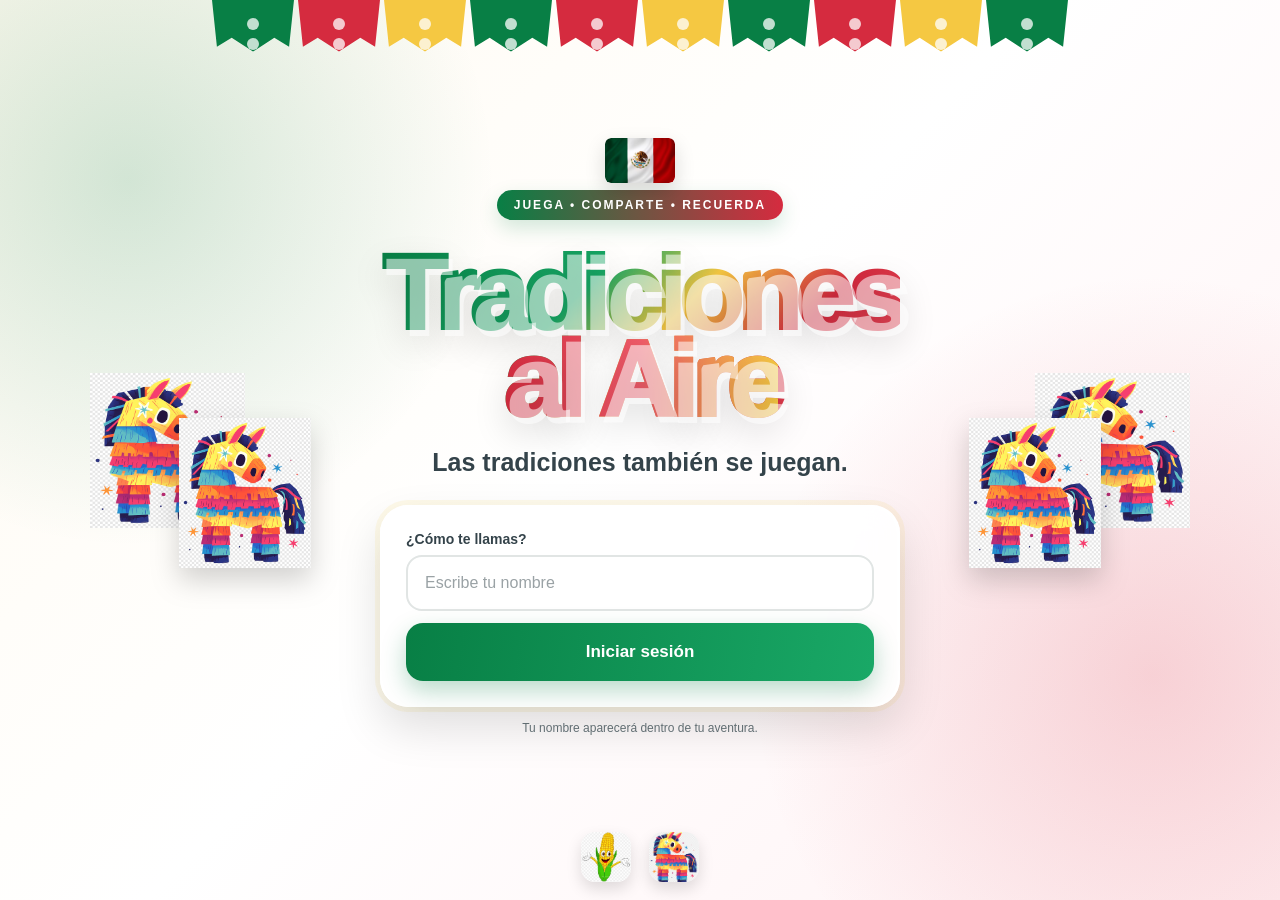
<file: Tradiciones-al-aire 1/index.html>
<!DOCTYPE html>
<html lang="es">

<head>
    <meta charset="UTF-8">
    <meta name="viewport" content="width=device-width, initial-scale=1.0">

    <title>Tradiciones al Aire 🇲🇽</title>

    <link rel="stylesheet" href="estilos/index.css">
</head>

<body>

    <!-- =====================================================
         PANTALLA DE INICIO / INICIO DE SESIÓN
         ===================================================== -->

    <section id="pantalla-inicio" class="pantalla-inicio">

        <!-- Papel picado decorativo -->
        <div class="papel-picado">
            <span></span>
            <span></span>
            <span></span>
            <span></span>
            <span></span>
            <span></span>
            <span></span>
            <span></span>
            <span></span>
            <span></span>
        </div>

       <!-- Decoraciones mexicanas -->

<div class="decoracion-mexicana decoracion-mexicana-1">
    <img src="imagenes/nopal.jpg" alt="Nopal mexicano">
</div>

<div class="decoracion-mexicana decoracion-mexicana-2">
    <img src="imagenes/maiz.jpg" alt="Maíz mexicano">
</div>

<div class="decoracion-mexicana decoracion-mexicana-3">
    <img src="imagenes/pinata.jpg" alt="Piñata mexicana">
</div>

<div class="decoracion-mexicana decoracion-mexicana-4">
    <img src="imagenes/taco.jpg" alt="Taco mexicano">
</div>


        <!-- Contenido del inicio -->

        <div class="inicio-contenido">

            <div class="escudo-mexico">
    <img src="imagenes/mexico.jpg" alt="Bandera de México">
</div>

            <span class="inicio-etiqueta">
                JUEGA • COMPARTE • RECUERDA
            </span>

            <h1>
                Tradiciones
                <br>
                <span>al Aire</span>
            </h1>

            <p class="inicio-subtitulo">
                Las tradiciones también se juegan.
            </p>


            <!-- Inicio de sesión -->

            <div class="login-box">

                <label for="nombre-jugador">
                    ¿Cómo te llamas?
                </label>

                <input
                    type="text"
                    id="nombre-jugador"
                    placeholder="Escribe tu nombre"
                    maxlength="25"
                    autocomplete="name"
                >

                <button
                    type="button"
                    id="boton-iniciar"
                    onclick="iniciarJuego()"
                >
                    Iniciar sesión
                </button>

            </div>

            <p class="inicio-ayuda">
                Tu nombre aparecerá dentro de tu aventura.
            </p>

        </div>


        <!-- Decoración inferior -->

        <div class="decoracion-inferior">
            <img src="imagenes/maiz.jpg" alt="">
            <img src="imagenes/pinata.jpg" alt="">
        </div>

    </section>



    <!-- =====================================================
         PANTALLA PRINCIPAL
         ===================================================== -->

    <div id="aplicacion" class="app oculto">


        <!-- =================================================
             ENCABEZADO
             ================================================= -->

        <header class="hero">

            <div class="hero-decoracion hero-nopal">
                <img src="imagenes/nopal.jpg" alt="">
            </div>

            <div class="hero-decoracion hero-pinata">
                <img src="imagenes/pinata.jpg" alt="">
            </div>


            <p class="mini-titulo">
                JUEGA • COMPARTE • RECUERDA
            </p>


            <div class="saludo-jugador">

                <span id="nombre-mostrado">
                    ¡Hola!
                </span>

            </div>


            <h1>
                Tradiciones
                <br>
                <span>al Aire</span>
            </h1>


            <p class="subtitulo">
                Apaga la pantalla,
                <br>
                enciende el juego.
            </p>


            <!-- Decoración de juegos -->
            <div class="hero-juegos-decoracion">

                <img src="imagenes/trompo.jpg" alt="Trompo">

                <img src="imagenes/loteria.jpg" alt="Lotería">

                <img src="imagenes/balero.jpg" alt="Balero">

            </div>

        </header>



        <!-- =================================================
             BIENVENIDA
             ================================================= -->

        <section class="bienvenida">

            <span class="etiqueta">
                NUESTRA TRADICIÓN
            </span>

            <h2>
                ¡Bienvenida a Tradiciones al Aire!
            </h2>

            <p>
                Descubre juegos que han pasado de generación
                en generación y conoce las historias que los
                hacen especiales.
            </p>

        </section>



        <!-- =================================================
             JUEGOS
             ================================================= -->

        <section
            id="juegos"
            class="seccion-juegos"
        >

            <div class="titulo-seccion">

                <div>

                    <span>
                        EXPLORA
                    </span>

                    <h2>
                        ¿A qué quieres jugar?
                    </h2>

                </div>

                <span class="flecha">
                    →
                </span>

            </div>



            <!-- TARJETAS DE JUEGOS -->

            <div class="grid-juegos">


                <!-- ===============================
                     TROMPO
                     =============================== -->

                <a
                    href="trompo.html"
                    class="juego-card trompo-card"
                >

                    <div class="juego-imagen">

                        <img
                            src="imagenes/trompo.jpg"
                            alt="Trompo mexicano"
                        >

                    </div>

                    <div class="juego-info">

                        <span>
                            CLÁSICO
                        </span>

                        <h3>
                            Trompo
                        </h3>

                        <p>
                            Gira, juega y descubre.
                        </p>

                    </div>

                    <div class="card-flecha">
                        →
                    </div>

                </a>



                <!-- ===============================
                     LOTERÍA
                     =============================== -->

                <a
                    href="loteria.html"
                    class="juego-card loteria-card"
                >

                    <div class="juego-imagen">

                        <img
                            src="imagenes/loteria.jpg"
                            alt="Lotería mexicana"
                        >

                    </div>

                    <div class="juego-info">

                        <span>
                            TRADICIONAL
                        </span>

                        <h3>
                            Lotería
                        </h3>

                        <p>
                            ¡Corre que se acaba!
                        </p>

                    </div>

                    <div class="card-flecha">
                        →
                    </div>

                </a>



                <!-- ===============================
                     BALERO
                     =============================== -->

                <a
                    href="balero.html"
                    class="juego-card balero-card"
                >

                    <div class="juego-imagen">

                        <img
                            src="imagenes/balero.jpg"
                            alt="Balero mexicano"
                        >

                    </div>

                    <div class="juego-info">

                        <span>
                            DESTREZA
                        </span>

                        <h3>
                            Balero
                        </h3>

                        <p>
                            Concentración y precisión.
                        </p>

                    </div>

                    <div class="card-flecha">
                        →
                    </div>

                </a>



                <!-- ===============================
                     MATATENA
                     =============================== -->

                <a
                    href="matatena.html"
                    class="juego-card matatena-card"
                >

                    <div class="juego-imagen">

                        <img
                            src="imagenes/matatena.jpg"
                            alt="Matatena"
                        >

                    </div>

                    <div class="juego-info">

                        <span>
                            REFLEJOS
                        </span>

                        <h3>
                            Matatena
                        </h3>

                        <p>
                            ¡Atrapa las piezas!
                        </p>

                    </div>

                    <div class="card-flecha">
                        →
                    </div>

                </a>



                <!-- ===============================
                     AVIONCITO
                     =============================== -->

                <a
                    href="avioncito.html"
                    class="juego-card avioncito-card"
                >

                    <div class="juego-imagen">

                        <img
                            src="imagenes/avioncito.jpg"
                            alt="Avioncito"
                        >

                    </div>

                    <div class="juego-info">

                        <span>
                            MOVIMIENTO
                        </span>

                        <h3>
                            Avioncito
                        </h3>

                        <p>
                            Salta, avanza y diviértete.
                        </p>

                    </div>

                    <div class="card-flecha">
                        →
                    </div>

                </a>



                <!-- ===============================
                     SALTAR LA CUERDA
                     =============================== -->

                <a
                    href="cuerda.html"
                    class="juego-card cuerda-card"
                >

                    <div class="juego-imagen">

                        <img
                            src="imagenes/cuerda.jpg"
                            alt="Saltar la cuerda"
                        >

                    </div>

                    <div class="juego-info">

                        <span>
                            DIVERSIÓN
                        </span>

                        <h3>
                            Saltar la cuerda
                        </h3>

                        <p>
                            ¡Salta al ritmo del juego!
                        </p>

                    </div>

                    <div class="card-flecha">
                        →
                    </div>

                </a>


            </div>

        </section>



        <!-- =================================================
             DESCUBRE
             ================================================= -->

        <section class="descubre">

            <div class="descubre-decoracion">

                <img
                    src="imagenes/maiz.jpg"
                    alt="Maíz"
                >

            </div>

            <div>

                <span>
                    ¿SABÍAS QUE?
                </span>

                <p>
                    Estos juegos ayudan a desarrollar
                    coordinación, memoria, paciencia
                    y convivencia.
                </p>

            </div>

        </section>



        <!-- =================================================
             MENSAJE FINAL
             ================================================= -->

        <section class="mensaje-final">

            <div class="mensaje-mexicano">

                <img
                    src="imagenes/pinata.jpg"
                    alt="Piñata mexicana"
                >

            </div>

            <h2>
                Menos pantalla.
                <br>
                Más diversión.
            </h2>

            <p>
                Las tradiciones también se juegan.
            </p>

        </section>



        <!-- =================================================
             NAVEGACIÓN
             ================================================= -->
<!-- =================================================
     NAVEGACIÓN
     ================================================= -->

<nav class="menu-inferior">

    <a href="index.html" class="menu-item activo">
        <span>🏠</span>
        <small>Inicio</small>
    </a>

    <a href="index.html#juegos" class="menu-item">
        <span>🎮</span>
        <small>Juegos</small>
    </a>

    <a href="comunidad.html" class="menu-item">
        <span>👥</span>
        <small>Comunidad</small>
    </a>

    <a href="retos.html" class="menu-item">
        <span>🏆</span>
        <small>Retos</small>
    </a>

    <a href="perfil.html" class="menu-item">
        <span>👤</span>
        <small>Perfil</small>
    </a>

</nav>



    <!-- =====================================================
         CONFETI
         ===================================================== -->

    <div
        id="contenedor-confeti"
        class="contenedor-confeti"
    ></div>



    <!-- =====================================================
         MARIAChi DE BIENVENIDA
         ===================================================== -->

    <div
        id="mariachi-bienvenida"
        class="mariachi-bienvenida"
    >

        <div class="mariachi-imagen">

            <img
                src="imagenes/mariachi.jpg"
                alt="Mariachi mexicano"
            >

        </div>

        <div class="mariachi-texto">

            <strong>
                ¡Bienvenida, Zule!
            </strong>

            <span>
                ¡Bienvenida a Tradiciones al Aire!
            </span>

        </div>

    </div>



    <!-- =====================================================
         AUDIO
         ===================================================== -->

    <audio
        id="musica-mexicana"
        preload="auto"
        loop
    >

        <source
            src="sonidos/musica-mexicana.mp3"
            type="audio/mpeg"
        >

    </audio>



    <!-- JAVASCRIPT -->

    <script src="Java Script/index.js"></script>

</body>

</html>
</file>
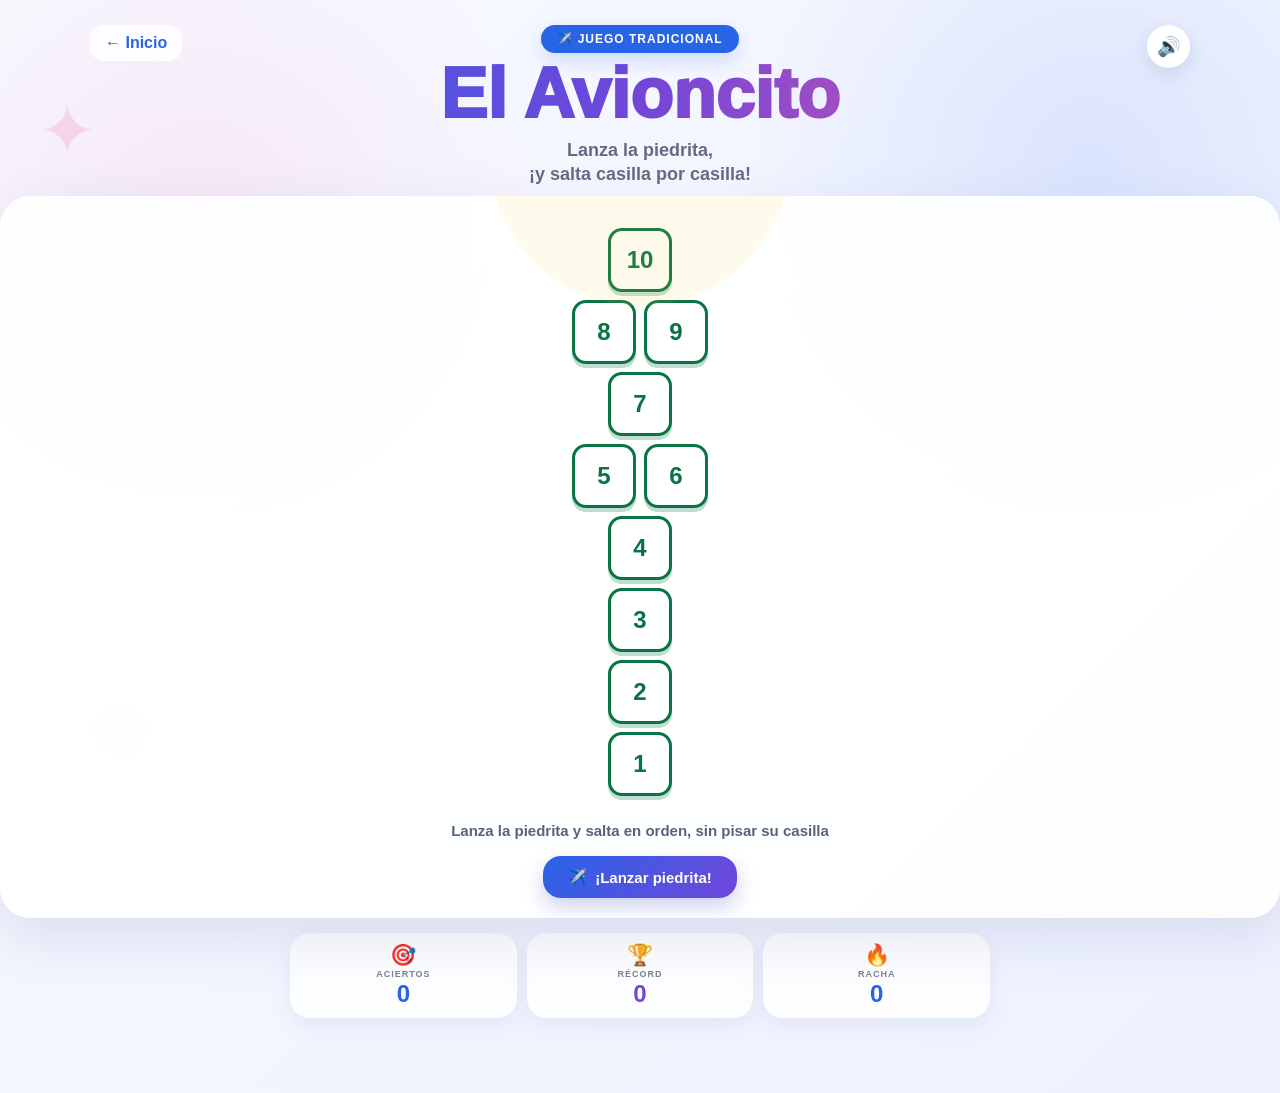
<file: Tradiciones-al-aire 1/avioncito.html>
<!DOCTYPE html>
<html lang="es">
<head>
    <meta charset="UTF-8">
    <meta name="viewport" content="width=device-width, initial-scale=1.0">

    <title>Avioncito | Tradiciones al Aire</title>

    <link rel="stylesheet" href="estilos/balero.css">
    <link rel="stylesheet" href="estilos/avioncito.css">
</head>

<body>

<div class="app">

    <!-- DECORACIÓN -->
    <div class="decoracion decoracion-1">✦</div>
    <div class="decoracion decoracion-2">✧</div>
    <div class="decoracion decoracion-3">◉</div>


    <!-- ENCABEZADO -->
    <header class="balero-header">

        <a href="index.html" class="volver">
            ← Inicio
        </a>

        <button class="boton-sonido" id="botonSonido" aria-label="Activar o desactivar sonido">
            🔊
        </button>

        <div class="etiqueta-juego">
            ✈️ JUEGO TRADICIONAL
        </div>

        <h1>El Avioncito</h1>

        <p class="frase">
            Lanza la piedrita,<br>
            ¡y salta casilla por casilla!
        </p>

    </header>


    <!-- AVIONCITO PROTAGONISTA -->
    <section class="balero-hero">

        <div class="brillo"></div>

        <div class="avion-escena">
            <div class="avion-tablero" id="avionTablero"></div>
        </div>

        <p class="mensaje-juego" id="mensajeJuego">
            Lanza la piedrita y salta en orden, sin pisar su casilla
        </p>

        <button class="boton-lanzar" id="botonLanzar">
            <span>✈️</span> ¡Lanzar piedrita!
        </button>

    </section>


    <!-- MARCADOR -->
    <section class="marcador">

        <div class="marcador-item">
            <span class="marcador-icono">🎯</span>
            <small>ACIERTOS</small>
            <strong id="aciertos">0</strong>
        </div>

        <div class="marcador-item principal">
            <span class="marcador-icono">🏆</span>
            <small>RÉCORD</small>
            <strong id="record">0</strong>
        </div>

        <div class="marcador-item">
            <span class="marcador-icono">🔥</span>
            <small>RACHA</small>
            <strong id="racha">0</strong>
        </div>

    </section>

</div>


<script src="Java Script/avioncito.js"></script>

</body>
</html>
</file>
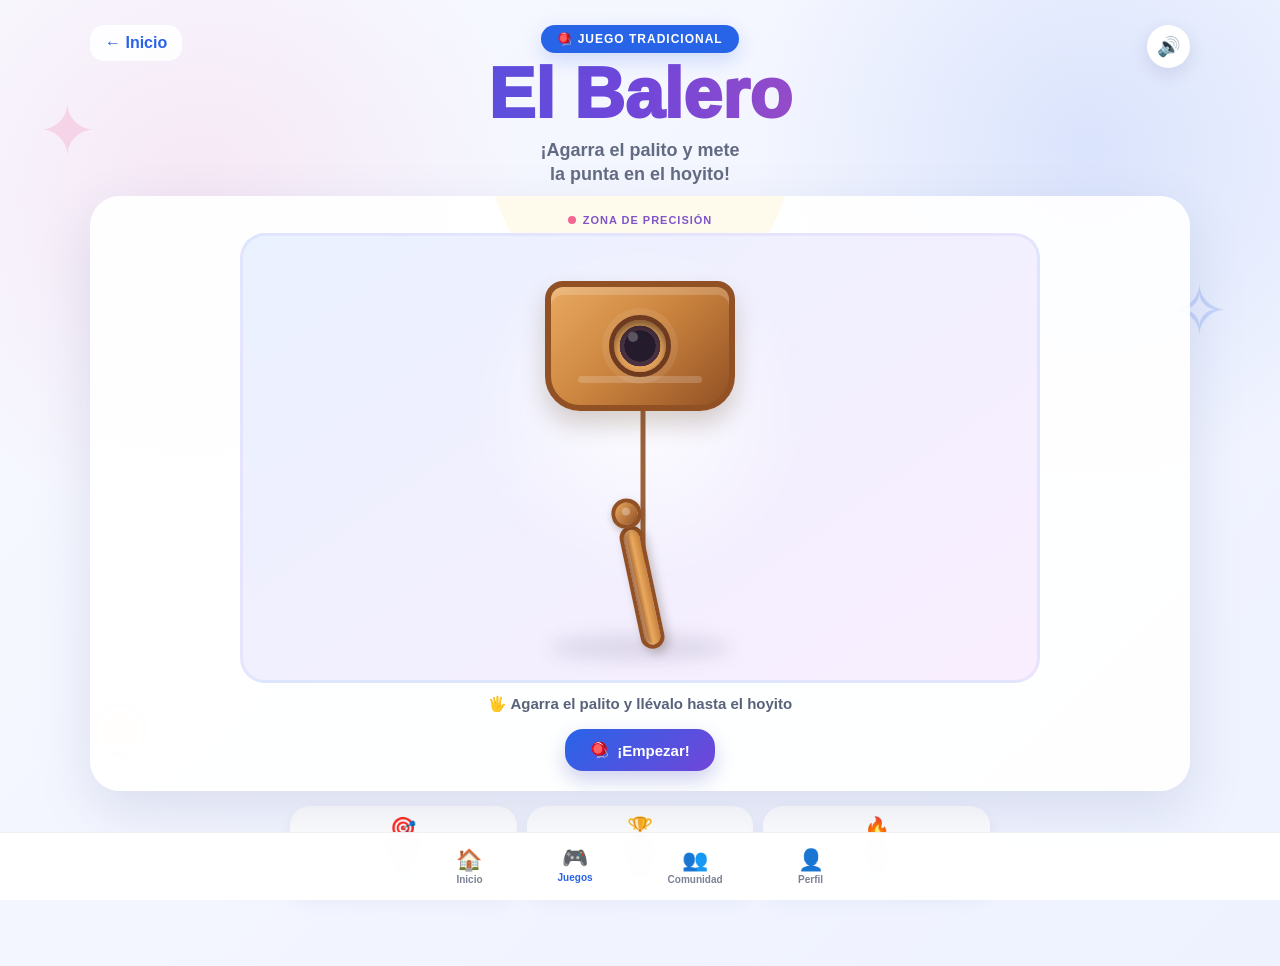
<file: Tradiciones-al-aire 1/balero.html>
<!DOCTYPE html>
<html lang="es">
<head>
    <meta charset="UTF-8">
    <meta name="viewport" content="width=device-width, initial-scale=1.0">

    <title>Balero | Tradiciones al Aire</title>

    <link rel="stylesheet" href="estilos/balero.css">
</head>

<body>

<div class="app">

    <div class="decoracion decoracion-1">✦</div>
    <div class="decoracion decoracion-2">✧</div>
    <div class="decoracion decoracion-3">◉</div>

    <header class="balero-header">

        <a href="index.html" class="volver">
            ← Inicio
        </a>

        <button class="boton-sonido" id="botonSonido" aria-label="Activar o desactivar sonido">
            🔊
        </button>

        <div class="etiqueta-juego">
            🪀 JUEGO TRADICIONAL
        </div>

        <h1>El Balero</h1>

        <p class="frase">
            ¡Agarra el palito y mete<br>
            la punta en el hoyito!
        </p>

    </header>

    <main>

        <section class="balero-hero">

            <div class="brillo"></div>

            <div class="indicador">
                <span class="indicador-punto"></span>
                ZONA DE PRECISIÓN
            </div>

            <div class="balero-escena" id="escena">

                <!-- CUERDA -->
                <div class="linea-cuerda" id="lineaCuerda"></div>

                <!-- COPA / CUADRITO CON HOYITO -->
                <div class="copa-balero" id="copaBalero">

                    <div class="decoracion-copa"></div>

                    <div class="hoyo-balero" id="hoyoBalero">
                        <span></span>
                    </div>

                </div>

                <!-- PALITO QUE EL JUGADOR PUEDE ARRASTRAR -->
                <div
                    class="palito-balero"
                    id="palitoBalero"
                    tabindex="0"
                    role="button"
                    aria-label="Arrastra el palito hasta el hoyito"
                >

                    <div class="mango-palito"></div>

                    <div class="punta-balero"></div>

                </div>

                <div class="sombra-balero"></div>

                <!-- INDICADOR DE ACIERTO -->
                <div class="zona-exito" id="zonaExito">
                    🎯
                </div>

            </div>

            <p class="mensaje-juego" id="mensajeJuego">
                🖐️ Agarra el palito y llévalo hasta el hoyito
            </p>

            <button class="boton-lanzar" id="botonLanzar">
                <span>🪀</span>
                ¡Empezar!
            </button>

        </section>

        <!-- MARCADOR -->

        <section class="marcador">

            <div class="marcador-item">
                <span class="marcador-icono">🎯</span>
                <small>ACIERTOS</small>
                <strong id="aciertos">0</strong>
            </div>

            <div class="marcador-item principal">
                <span class="marcador-icono">🏆</span>
                <small>RÉCORD</small>
                <strong id="record">0</strong>
            </div>

            <div class="marcador-item">
                <span class="marcador-icono">🔥</span>
                <small>RACHA</small>
                <strong id="racha">0</strong>
            </div>

        </section>

    </main>

    <nav class="menu-inferior">

        <a href="index.html" class="menu-item">
            <span>🏠</span>
            <small>Inicio</small>
        </a>

        <a href="index.html#juegos" class="menu-item activo">
            <span>🎮</span>
            <small>Juegos</small>
        </a>

        <a href="comunidad.html" class="menu-item">
            <span>👥</span>
            <small>Comunidad</small>
        </a>

        <a href="perfil.html" class="menu-item">
            <span>👤</span>
            <small>Perfil</small>
        </a>

    </nav>

</div>

<script src="Java Script/balero.js"></script>

</body>
</html>
</file>
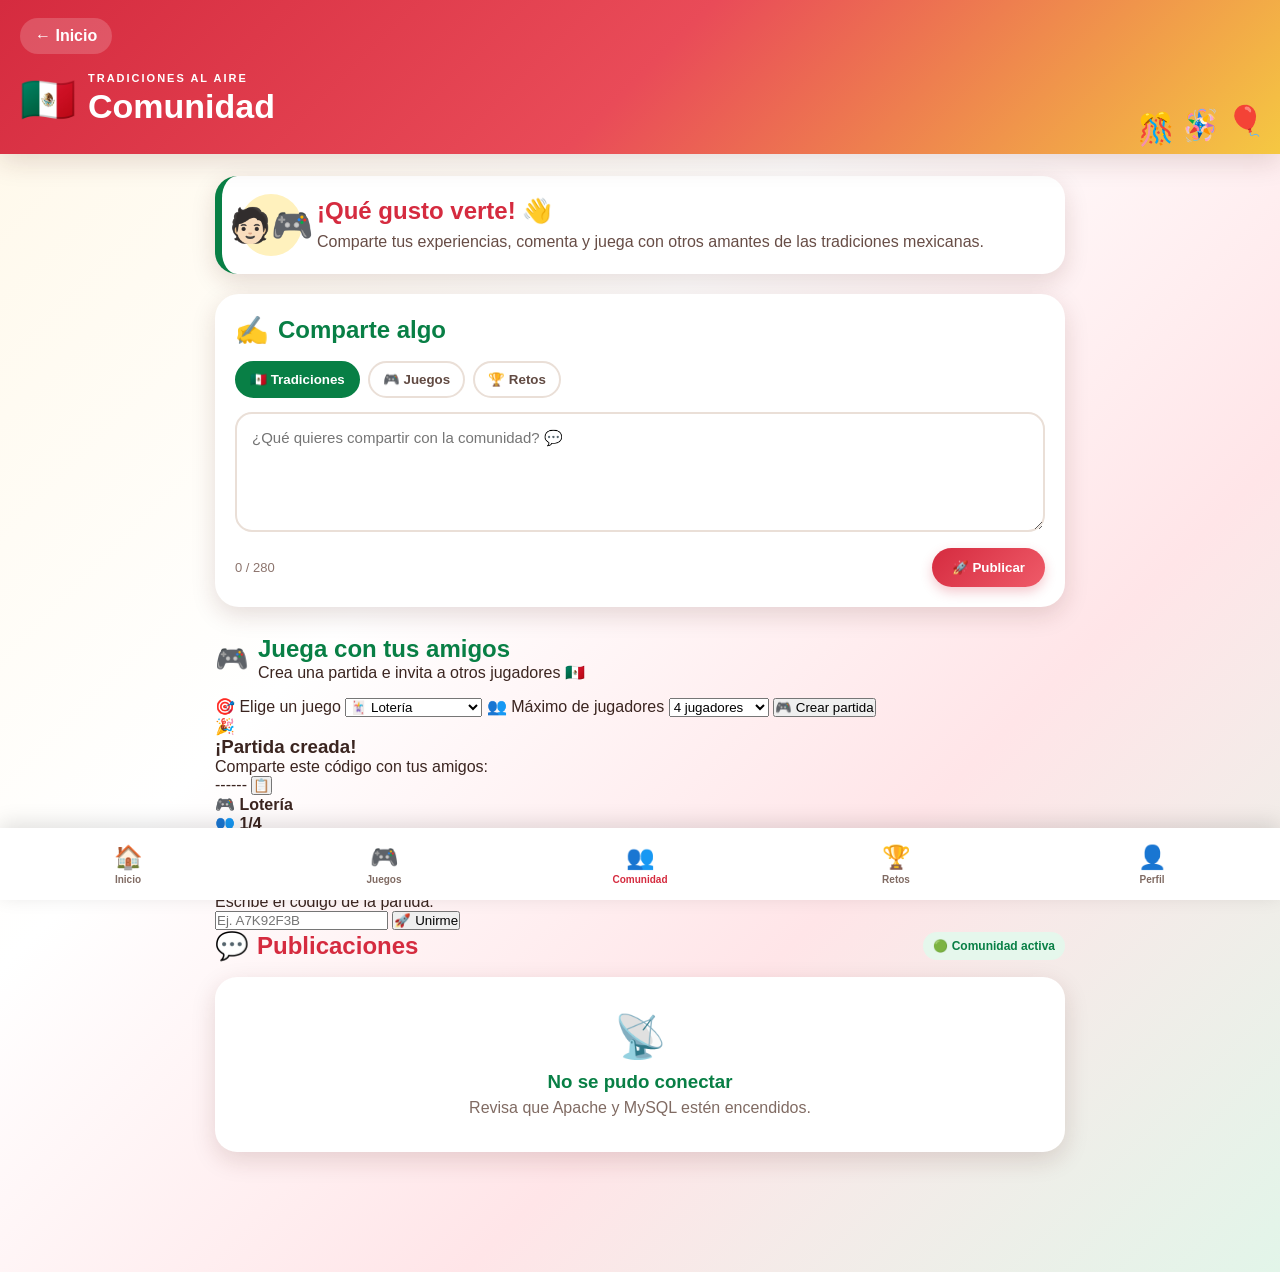
<file: Tradiciones-al-aire 1/comunidad.html>
<!DOCTYPE html>
<html lang="es">
<head>
    <meta charset="UTF-8">
    <meta name="viewport" content="width=device-width, initial-scale=1.0">

    <title>Comunidad | Tradiciones al Aire</title>

    <link rel="stylesheet" href="estilos/comunidad.css">
</head>

<body>

    <header class="comunidad-header">

        <a href="index.html" class="volver">
            ← Inicio
        </a>

        <div class="titulo">
            <span>🇲🇽</span>
            <div>
                <p>TRADICIONES AL AIRE</p>
                <h1>Comunidad</h1>
            </div>
        </div>

        <div class="decoracion">🎊 🪅 🎈</div>

    </header>


    <main class="contenedor">

        <section class="bienvenida">

            <div class="bienvenida-icono">
                🧑🏻‍🎮
            </div>

            <div>
                <h2>¡Qué gusto verte! 👋</h2>

                <p>
                    Comparte tus experiencias, comenta y juega
                    con otros amantes de las tradiciones mexicanas.
                </p>
            </div>

        </section>


        <section class="crear-publicacion">

            <div class="encabezado-seccion">
                <span>✍️</span>
                <h2>Comparte algo</h2>
            </div>

            <div class="selector-categoria">

                <button
                    type="button"
                    class="categoria activo"
                    data-categoria="Tradiciones">
                    🇲🇽 Tradiciones
                </button>

                <button
                    type="button"
                    class="categoria"
                    data-categoria="Juegos">
                    🎮 Juegos
                </button>

                <button
                    type="button"
                    class="categoria"
                    data-categoria="Retos">
                    🏆 Retos
                </button>

            </div>

            <textarea
                id="texto-publicacion"
                maxlength="280"
                placeholder="¿Qué quieres compartir con la comunidad? 💬"></textarea>

            <div class="publicar-abajo">

                <span id="contador">0 / 280</span>

                <button
                    type="button"
                    id="boton-publicar">
                    🚀 Publicar
                </button>

            </div>

        </section>
<section class="zona-partidas">

    <div class="encabezado-seccion">
        <span>🎮</span>
        <div>
            <h2>Juega con tus amigos</h2>
            <p>Crea una partida e invita a otros jugadores 🇲🇽</p>
        </div>
    </div>

    <div class="partida-formulario">

        <label for="juego-partida">
            🎯 Elige un juego
        </label>

        <select id="juego-partida">
            <option value="Lotería">🃏 Lotería</option>
            <option value="Trompo">🌀 Trompo</option>
            <option value="Balero">🎯 Balero</option>
            <option value="Matatena">🔵 Matatena</option>
            <option value="Avioncito">✈️ Avioncito</option>
            <option value="Cuerda">🪢 Saltar la cuerda</option>
        </select>


        <label for="max-jugadores">
            👥 Máximo de jugadores
        </label>

        <select id="max-jugadores">
            <option value="2">2 jugadores</option>
            <option value="3">3 jugadores</option>
            <option value="4" selected>4 jugadores</option>
            <option value="5">5 jugadores</option>
            <option value="6">6 jugadores</option>
            <option value="8">8 jugadores</option>
            <option value="10">10 jugadores</option>
        </select>


        <button
            type="button"
            id="boton-crear-partida"
            class="boton-crear-partida">

            🎮 Crear partida

        </button>

    </div>


    <div
        id="partida-creada"
        class="partida-creada oculto">

        <div class="partida-icono">
            🎉
        </div>

        <h3>
            ¡Partida creada!
        </h3>

        <p>
            Comparte este código con tus amigos:
        </p>

        <div class="codigo-partida">
            <span id="codigo-partida">
                ------
            </span>

            <button
                type="button"
                id="boton-copiar-codigo"
                title="Copiar código">

                📋

            </button>
        </div>


        <div class="datos-partida">

            <div>
                🎮
                <strong id="nombre-juego-partida">
                    Lotería
                </strong>
            </div>

            <div>
                👥
                <strong id="jugadores-partida">
                    1/4
                </strong>
            </div>

        </div>


        <button
            type="button"
            id="boton-ver-partida"
            class="boton-ver-partida">

            👀 Ver partida

        </button>

    </div>


    <div class="unirse-partida">

        <div class="encabezado-unirse">
            <span>🔗</span>
            <div>
                <h3>¿Te invitaron a jugar?</h3>
                <p>Escribe el código de la partida.</p>
            </div>
        </div>


        <div class="unirse-contenido">

            <input
                type="text"
                id="codigo-unirse"
                maxlength="8"
                placeholder="Ej. A7K92F3B"
                autocomplete="off"
            >

            <button
                type="button"
                id="boton-unirse">

                🚀 Unirme

            </button>

        </div>

    </div>

</section>

        <section class="zona-comunidad">

            <div class="titulo-publicaciones">
                <div>
                    <span>💬</span>
                    <h2>Publicaciones</h2>
                </div>

                <span class="en-vivo">
                    🟢 Comunidad activa
                </span>
            </div>

            <div id="lista-publicaciones">

                <div class="cargando">
                    <div>🇲🇽</div>
                    <p>Cargando publicaciones...</p>
                </div>

            </div>

        </section>

    </main>


    <nav class="navegacion">

    <a href="index.html">
        <span>🏠</span>
        <small>Inicio</small>
    </a>

    <a href="index.html#juegos">
        <span>🎮</span>
        <small>Juegos</small>
    </a>

    <a href="comunidad.html" class="activo">
        <span>👥</span>
        <small>Comunidad</small>
    </a>

    <a href="retos.html">
        <span>🏆</span>
        <small>Retos</small>
    </a>

    <a href="perfil.html">
        <span>👤</span>
        <small>Perfil</small>
    </a>

</nav>


    <script src="Java Script/comunidad.js"></script>

</body>
</html>
</file>
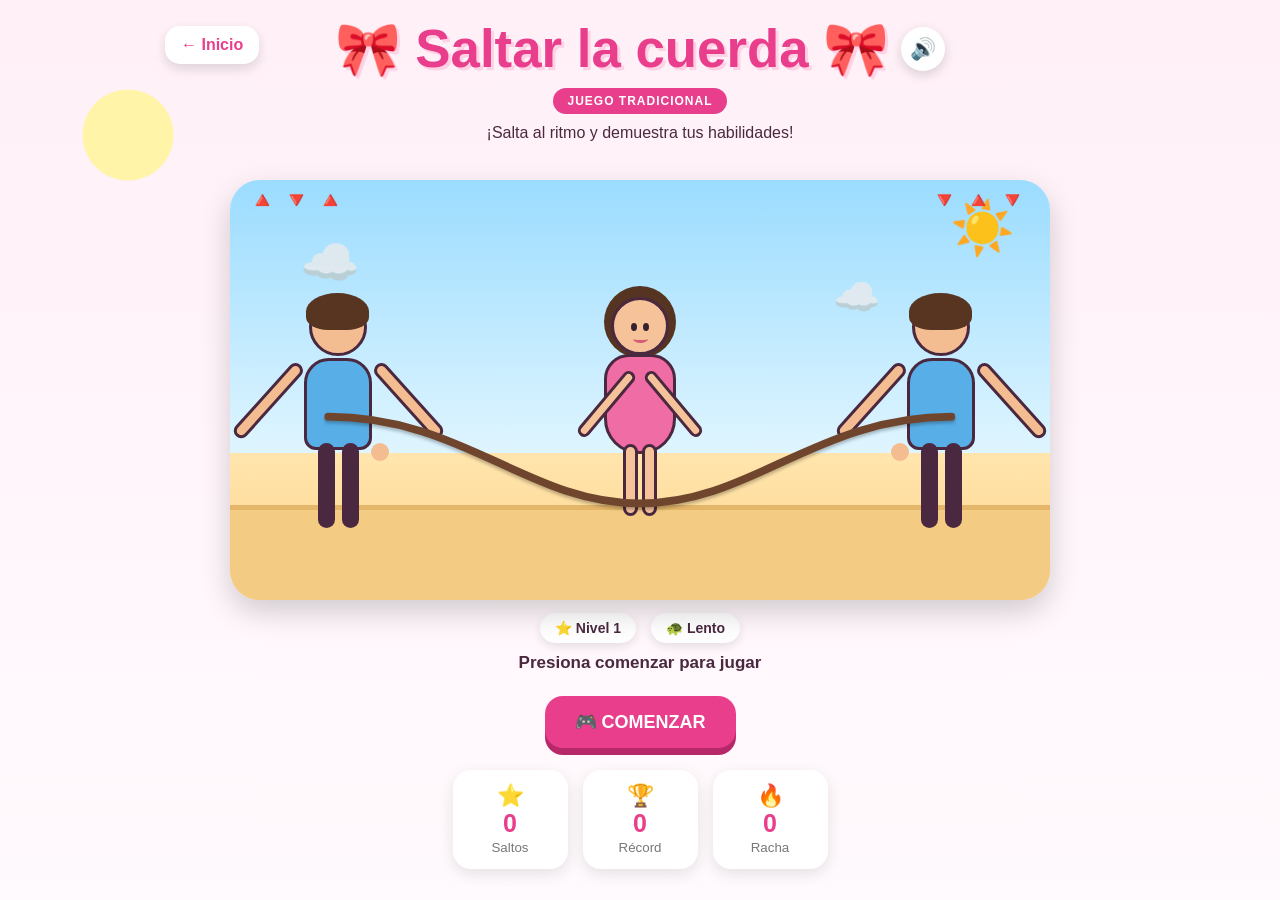
<file: Tradiciones-al-aire 1/cuerda.html>
<!DOCTYPE html>
<html lang="es">
<head>
    <meta charset="UTF-8">
    <meta name="viewport" content="width=device-width, initial-scale=1.0">
    <title>Saltar la cuerda | Tradiciones al Aire</title>
    <link rel="stylesheet" href="estilos/cuerda.css">
</head>

<body>

    <header class="encabezado">

        <div class="barra-superior">
            <a href="./index.html" class="boton-inicio">
                ← Inicio
            </a>

            <div class="fila-titulo">
                <h1>🎀 Saltar la cuerda 🎀</h1>
                <button id="botonSonido" class="boton-sonido" type="button">
                    🔊
                </button>
            </div>
        </div>

        <p class="etiqueta">JUEGO TRADICIONAL</p>
        <p class="frase">¡Salta al ritmo y demuestra tus habilidades!</p>
    </header>

    <main>
        <section class="juego">

            <div class="escena" id="escena">

                <!-- DECORACIONES -->
                <div class="sol">☀️</div>
                <div class="nube nube-1">☁️</div>
                <div class="nube nube-2">☁️</div>

                <div class="papel-picado papel-1">🔺🔻🔺</div>
                <div class="papel-picado papel-2">🔻🔺🔻</div>

                <!-- PERSONA IZQUIERDA -->
                <div class="persona persona-izquierda">
                    <div class="cabello"></div>
                    <div class="cabeza"></div>
                    <div class="cuerpo"></div>
                    <div class="brazo brazo-izquierdo"></div>
                    <div class="brazo brazo-derecho"></div>
                    <div class="pierna pierna-izquierda"></div>
                    <div class="pierna pierna-derecha"></div>
                    <div class="mano mano-izquierda"></div>
                </div>

                <!-- NIÑA QUE SALTA -->
                <div class="saltadora" id="saltadora">
                    <div class="cabello-saltadora"></div>

                    <div class="cabeza-saltadora">
                        <span class="ojo ojo-izquierdo"></span>
                        <span class="ojo ojo-derecho"></span>
                        <span class="sonrisa"></span>
                    </div>

                    <div class="vestido"></div>

                    <div class="brazo-saltadora brazo-saltadora-izquierdo"></div>
                    <div class="brazo-saltadora brazo-saltadora-derecho"></div>

                    <div class="pierna-saltadora pierna-saltadora-izquierda"></div>
                    <div class="pierna-saltadora pierna-saltadora-derecha"></div>
                </div>

                <!-- PERSONA DERECHA -->
                <div class="persona persona-derecha">
                    <div class="cabello"></div>
                    <div class="cabeza"></div>
                    <div class="cuerpo"></div>
                    <div class="brazo brazo-izquierdo"></div>
                    <div class="brazo brazo-derecho"></div>
                    <div class="pierna pierna-izquierda"></div>
                    <div class="pierna pierna-derecha"></div>
                    <div class="mano mano-derecha"></div>
                </div>

                <!-- CUERDA -->
                <div class="cuerda" id="cuerda">
                    <svg viewBox="0 0 800 300"
                         preserveAspectRatio="none"
                         aria-hidden="true">

                        <path id="cuerdaCamino"
                              d="M 10 175 C 180 175, 260 275, 400 275 C 540 275, 620 175, 790 175">
                        </path>

                    </svg>
                </div>

                <div class="suelo"></div>
            </div>

            <div class="informacion-nivel">
                <span id="nivelTexto">⭐ Nivel 1</span>
                <span id="velocidadTexto">🐢 Lento</span>
            </div>

            <p id="mensajeJuego" class="mensaje">
                Presiona comenzar para jugar
            </p>

            <button id="botonLanzar" class="boton-jugar" type="button">
                🎮 COMENZAR
            </button>

            <div class="marcador">

                <div class="marcador-caja">
                    <span>⭐</span>
                    <strong id="aciertos">0</strong>
                    <small>Saltos</small>
                </div>

                <div class="marcador-caja">
                    <span>🏆</span>
                    <strong id="record">0</strong>
                    <small>Récord</small>
                </div>

                <div class="marcador-caja">
                    <span>🔥</span>
                    <strong id="racha">0</strong>
                    <small>Racha</small>
                </div>

            </div>

        </section>
    </main>

    <script src="Java Script/cuerda.js"></script>
</body>
</html>
</file>
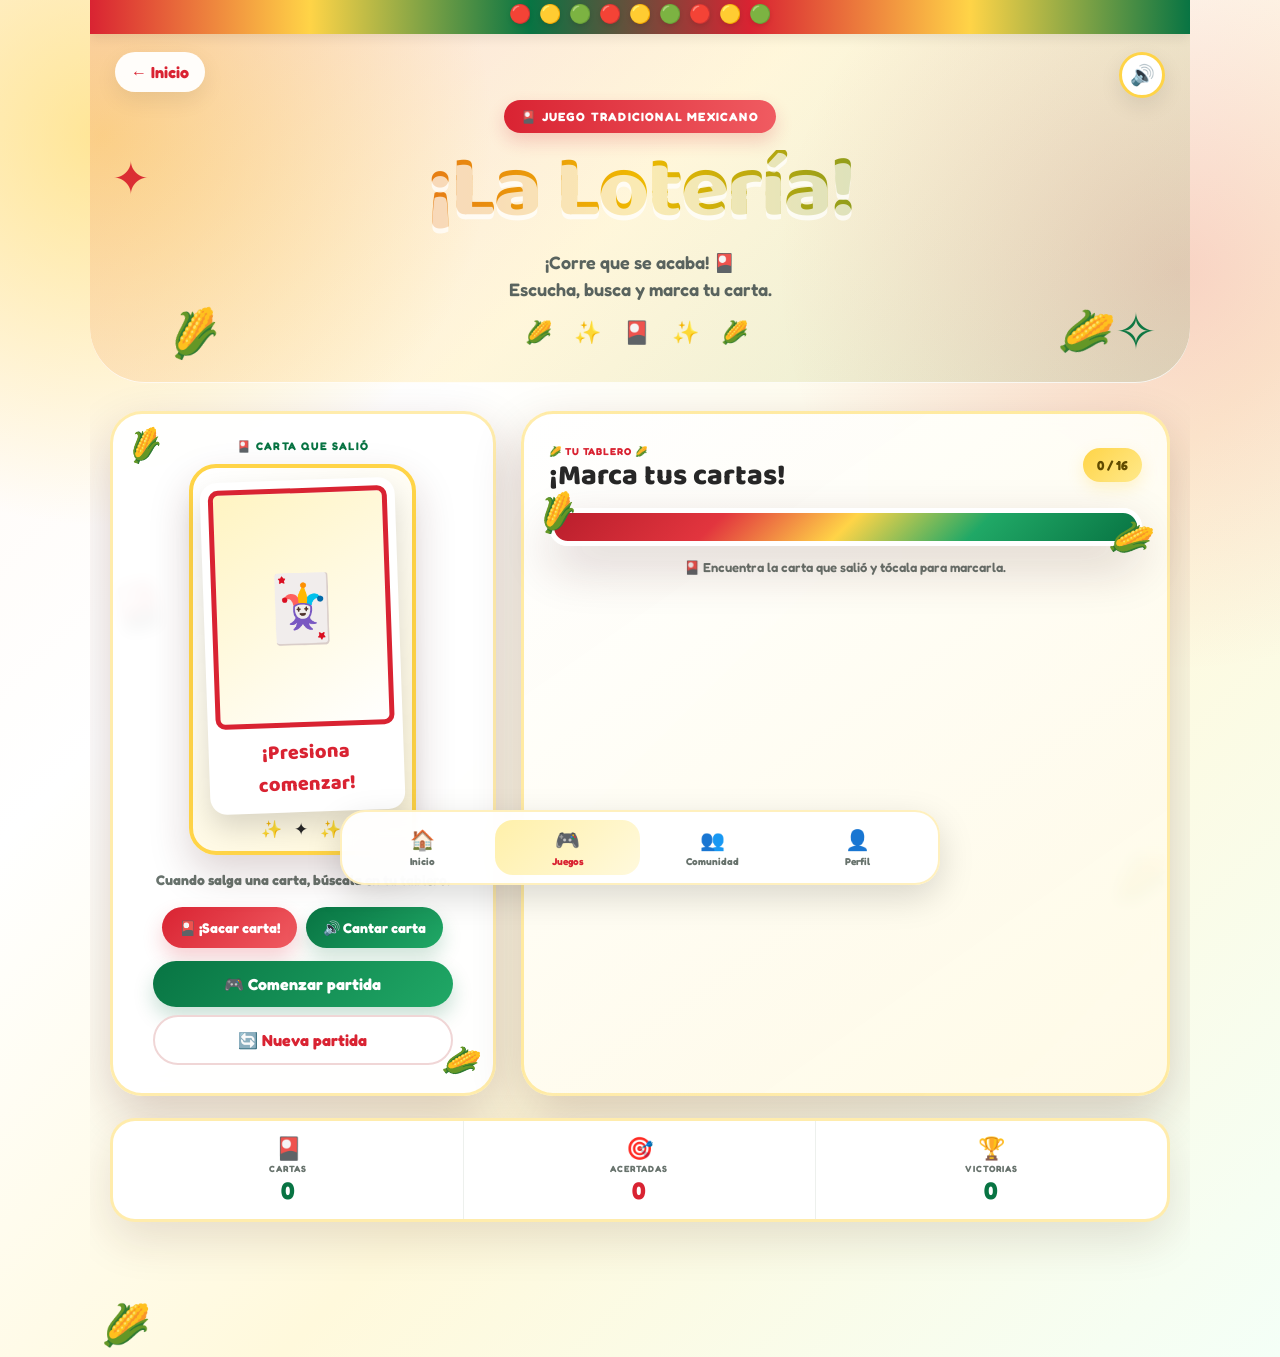
<file: Tradiciones-al-aire 1/loteria.html>
<!DOCTYPE html>
<html lang="es">

<head>

    <meta charset="UTF-8">

    <meta
        name="viewport"
        content="width=device-width, initial-scale=1.0">

    <title>
        Lotería | Tradiciones al Aire
    </title>

    <link
        rel="stylesheet"
        href="estilos/loteria.css">

</head>


<body>

<div class="app">


    <!-- =================================
         DECORACIÓN MEXICANA
    ================================== -->

    <div class="decoracion decoracion-1">
        ✦
    </div>

    <div class="decoracion decoracion-2">
        ✧
    </div>

    <div class="decoracion decoracion-3">
        🎴
    </div>

    <div class="decoracion decoracion-4">
        🌽
    </div>

    <div class="decoracion decoracion-5">
        🌽
    </div>


    <!-- =================================
         PAPEL PICADO
    ================================== -->

    <div class="papel-picado">

        <span>🔴</span>
        <span>🟡</span>
        <span>🟢</span>
        <span>🔴</span>
        <span>🟡</span>
        <span>🟢</span>
        <span>🔴</span>
        <span>🟡</span>
        <span>🟢</span>

    </div>


    <!-- =================================
         ENCABEZADO
    ================================== -->

    <header class="loteria-header">


        <a
            href="index.html"
            class="volver">

            ← Inicio

        </a>


        <button
            class="boton-sonido"
            id="botonSonido"
            aria-label="Activar o desactivar sonido">

            🔊

        </button>


        <div class="etiqueta-juego">

            🎴 JUEGO TRADICIONAL MEXICANO

        </div>


        <h1>

            ¡La Lotería!

        </h1>


        <p class="frase">

            ¡Corre que se acaba! 🎴<br>

            Escucha, busca y marca tu carta.

        </p>


        <div class="decoracion-titulo">

            🌽 ✨ 🎴 ✨ 🌽

        </div>


    </header>


    <!-- =================================
         ZONA PRINCIPAL DEL JUEGO
    ================================== -->

    <main class="zona-juego">


        <!-- =================================
             LADO IZQUIERDO
        ================================== -->

        <section class="panel-juego">


            <div class="etiqueta-panel">

                🎴 CARTA QUE SALIÓ

            </div>


            <!-- CARTA ACTUAL -->

            <div class="carta-destacada">


                <div
                    class="carta-marco"
                    id="cartaMarco">


                    <div
                        class="carta-imagen"
                        id="cartaImagen">

                        🃏

                    </div>


                    <div
                        class="carta-nombre"
                        id="cartaNombre">

                        ¡Presiona comenzar!

                    </div>


                </div>


                <div class="carta-brillitos">

                    ✨ ✦ ✨

                </div>


            </div>


            <p
                class="mensaje-carta"
                id="mensajeCarta">

                Cuando salga una carta,
                búscala en tu tablero.

            </p>


            <!-- BOTONES DE CARTA -->

            <div class="botones-carta">


                <button
                    class="boton-sacar"
                    id="botonSacar">

                    <span>🎴</span>

                    ¡Sacar carta!

                </button>


                <button
                    class="boton-cantar"
                    id="botonCantar">

                    <span>🔊</span>

                    Cantar carta

                </button>


            </div>


            <!-- COMENZAR -->

            <button
                class="boton-principal"
                id="botonComenzar">

                🎮 Comenzar partida

            </button>


            <!-- NUEVA -->

            <button
                class="boton-secundario"
                id="botonNueva">

                🔄 Nueva partida

            </button>


        </section>


        <!-- =================================
             LADO DERECHO
        ================================== -->

        <section class="panel-tablero">


            <div class="tablero-cabecera">


                <div>

                    <small>

                        🌽 TU TABLERO 🌽

                    </small>


                    <h2>

                        ¡Marca tus cartas!

                    </h2>

                </div>


                <span
                    class="progreso-tablero"
                    id="progresoTablero">

                    0 / 16

                </span>


            </div>


            <!-- TABLERO -->

            <div
                class="tablero"
                id="tablero"
                aria-label="Tablero de lotería">

            </div>


            <p class="instruccion-tablero">

                🎴 Encuentra la carta que salió
                y tócala para marcarla.

            </p>


        </section>


    </main>


    <!-- =================================
         MARCADOR
    ================================== -->

    <section class="marcador">


        <div class="marcador-item">

            <span class="marcador-icono">

                🎴

            </span>


            <small>

                CARTAS

            </small>


            <strong id="cartasSalidas">

                0

            </strong>

        </div>


        <div
            class="marcador-item principal">

            <span class="marcador-icono">

                🎯

            </span>


            <small>

                ACERTADAS

            </small>


            <strong id="cartasAcertadas">

                0

            </strong>

        </div>


        <div class="marcador-item">

            <span class="marcador-icono">

                🏆

            </span>


            <small>

                VICTORIAS

            </small>


            <strong id="victorias">

                0

            </strong>

        </div>


    </section>


    <!-- =================================
         RESULTADO
    ================================== -->

    <section
        class="resultado-card"
        id="resultadoCard">


        <div
            class="resultado-icono"
            id="resultadoIcono">

            🏆

        </div>


        <div>

            <span>

                RESULTADO

            </span>


            <h2 id="resultadoTitulo">

                ¡Partida terminada!

            </h2>


            <p id="resultadoTexto">

                Completa tu tablero para ganar.

            </p>

        </div>


    </section>


    <!-- =================================
         NAVEGACIÓN
    ================================== -->

    <nav class="menu-inferior">


        <a
            href="index.html"
            class="menu-item">

            <span>🏠</span>

            <small>
                Inicio
            </small>

        </a>


        <a
            href="index.html#juegos"
            class="menu-item activo">

            <span>🎮</span>

            <small>
                Juegos
            </small>

        </a>


        <a
            href="comunidad.html"
            class="menu-item">

            <span>👥</span>

            <small>
                Comunidad
            </small>

        </a>


        <a
            href="perfil.html"
            class="menu-item">

            <span>👤</span>

            <small>
                Perfil
            </small>

        </a>


    </nav>


</div>


<script
    src="Java Script/loteria.js">
</script>

</body>

</html>
</file>
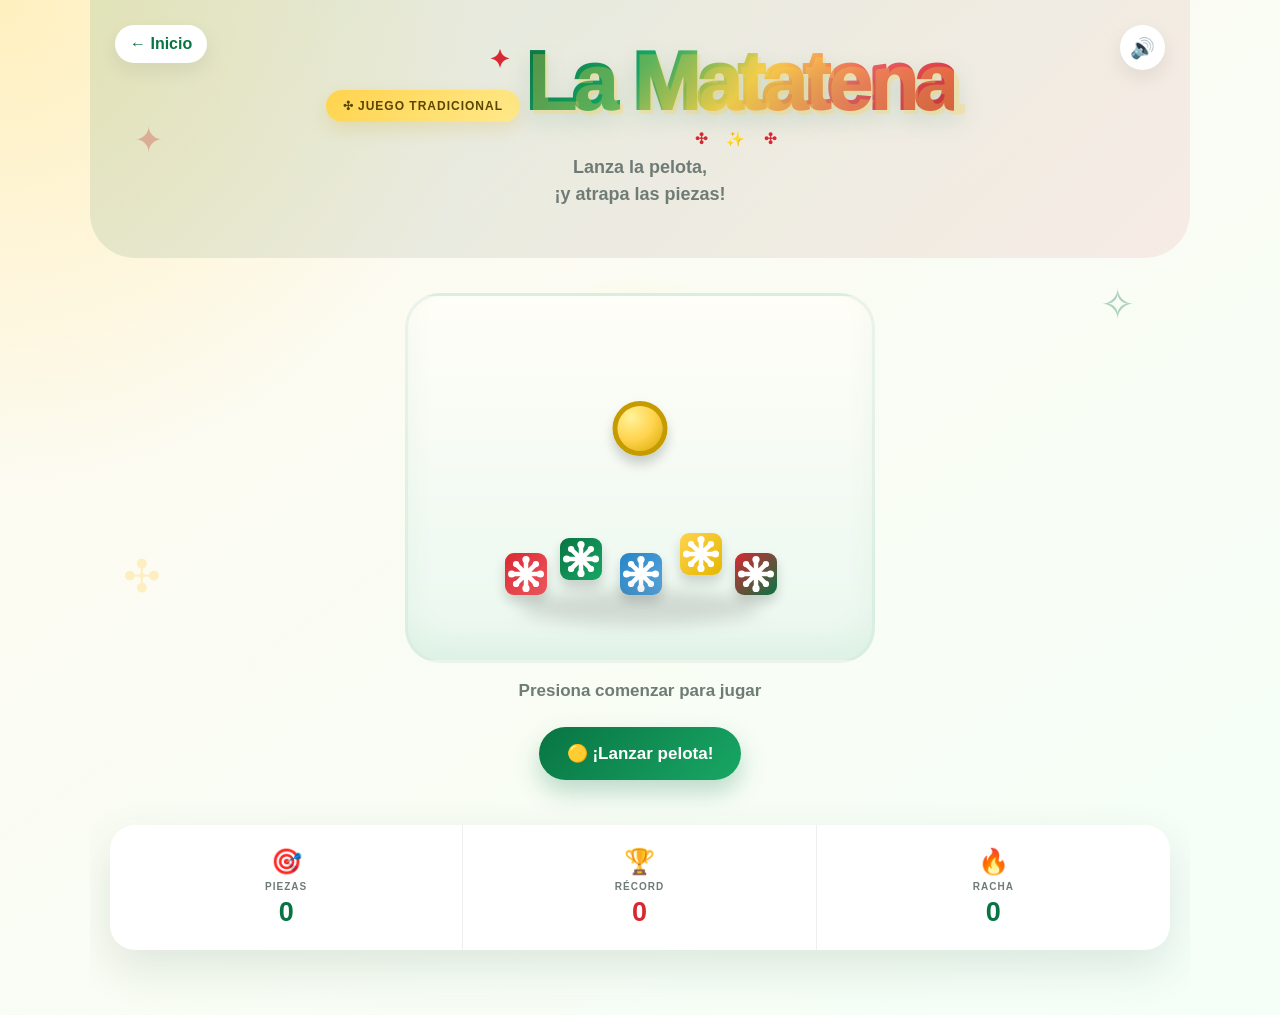
<file: Tradiciones-al-aire 1/matatena.html>
<!DOCTYPE html>
<html lang="es">
<head>
    <meta charset="UTF-8">
    <meta name="viewport" content="width=device-width, initial-scale=1.0">

    <title>Matatena | Tradiciones al Aire</title>

    <link rel="stylesheet" href="estilos/matatena.css">
</head>

<body>

<div class="app">

    <!-- DECORACIÓN -->
    <div class="decoracion decoracion-1">✦</div>
    <div class="decoracion decoracion-2">✧</div>
    <div class="decoracion decoracion-3">✣</div>


    <!-- ENCABEZADO -->
    <header class="matatena-header">

        <a href="index.html" class="volver">
            ← Inicio
        </a>

        <button
            class="boton-sonido"
            id="botonSonido"
            aria-label="Activar o desactivar sonido">
            🔊
        </button>

        <div class="etiqueta-juego">
            ✣ JUEGO TRADICIONAL
        </div>

        <h1>La Matatena</h1>

        <p class="frase">
            Lanza la pelota,<br>
            ¡y atrapa las piezas!
        </p>

    </header>


    <!-- JUEGO -->
    <section class="matatena-hero">

        <div class="brillo"></div>

        <div class="escena-juego" id="escenaJuego">

            <!-- PELOTA -->
            <div
                class="pelota"
                id="pelota">
            </div>

            <!-- PIEZAS -->
            <div class="piezas" id="piezas">

                <div class="pieza pieza-1">
                    <svg viewBox="0 0 40 40" width="36" height="36">
                        <path d="M20 4V36M4 20H36M9 9L31 31M31 9L9 31"
                            stroke="#fff"
                            stroke-width="5"
                            stroke-linecap="round"/>
                        <g fill="#fff">
                            <circle cx="20" cy="4" r="4"/>
                            <circle cx="20" cy="36" r="4"/>
                            <circle cx="4" cy="20" r="4"/>
                            <circle cx="36" cy="20" r="4"/>
                            <circle cx="9" cy="9" r="3.5"/>
                            <circle cx="31" cy="31" r="3.5"/>
                            <circle cx="31" cy="9" r="3.5"/>
                            <circle cx="9" cy="31" r="3.5"/>
                        </g>
                    </svg>
                </div>

                <div class="pieza pieza-2">
                    <svg viewBox="0 0 40 40" width="36" height="36">
                        <path d="M20 4V36M4 20H36M9 9L31 31M31 9L9 31"
                            stroke="#fff"
                            stroke-width="5"
                            stroke-linecap="round"/>
                        <g fill="#fff">
                            <circle cx="20" cy="4" r="4"/>
                            <circle cx="20" cy="36" r="4"/>
                            <circle cx="4" cy="20" r="4"/>
                            <circle cx="36" cy="20" r="4"/>
                            <circle cx="9" cy="9" r="3.5"/>
                            <circle cx="31" cy="31" r="3.5"/>
                            <circle cx="31" cy="9" r="3.5"/>
                            <circle cx="9" cy="31" r="3.5"/>
                        </g>
                    </svg>
                </div>

                <div class="pieza pieza-3">
                    <svg viewBox="0 0 40 40" width="36" height="36">
                        <path d="M20 4V36M4 20H36M9 9L31 31M31 9L9 31"
                            stroke="#fff"
                            stroke-width="5"
                            stroke-linecap="round"/>
                        <g fill="#fff">
                            <circle cx="20" cy="4" r="4"/>
                            <circle cx="20" cy="36" r="4"/>
                            <circle cx="4" cy="20" r="4"/>
                            <circle cx="36" cy="20" r="4"/>
                            <circle cx="9" cy="9" r="3.5"/>
                            <circle cx="31" cy="31" r="3.5"/>
                            <circle cx="31" cy="9" r="3.5"/>
                            <circle cx="9" cy="31" r="3.5"/>
                        </g>
                    </svg>
                </div>

                <div class="pieza pieza-4">
                    <svg viewBox="0 0 40 40" width="36" height="36">
                        <path d="M20 4V36M4 20H36M9 9L31 31M31 9L9 31"
                            stroke="#fff"
                            stroke-width="5"
                            stroke-linecap="round"/>
                        <g fill="#fff">
                            <circle cx="20" cy="4" r="4"/>
                            <circle cx="20" cy="36" r="4"/>
                            <circle cx="4" cy="20" r="4"/>
                            <circle cx="36" cy="20" r="4"/>
                            <circle cx="9" cy="9" r="3.5"/>
                            <circle cx="31" cy="31" r="3.5"/>
                            <circle cx="31" cy="9" r="3.5"/>
                            <circle cx="9" cy="31" r="3.5"/>
                        </g>
                    </svg>
                </div>

                <div class="pieza pieza-5">
                    <svg viewBox="0 0 40 40" width="36" height="36">
                        <path d="M20 4V36M4 20H36M9 9L31 31M31 9L9 31"
                            stroke="#fff"
                            stroke-width="5"
                            stroke-linecap="round"/>
                        <g fill="#fff">
                            <circle cx="20" cy="4" r="4"/>
                            <circle cx="20" cy="36" r="4"/>
                            <circle cx="4" cy="20" r="4"/>
                            <circle cx="36" cy="20" r="4"/>
                            <circle cx="9" cy="9" r="3.5"/>
                            <circle cx="31" cy="31" r="3.5"/>
                            <circle cx="31" cy="9" r="3.5"/>
                            <circle cx="9" cy="31" r="3.5"/>
                        </g>
                    </svg>
                </div>

            </div>

            <div class="sombra-juego"></div>

        </div>


        <p
            class="mensaje-juego"
            id="mensajeJuego">
            Presiona comenzar para jugar
        </p>


        <button
            class="boton-jugar"
            id="botonJugar">

            <span>🟡</span>
            ¡Lanzar pelota!

        </button>

    </section>


    <!-- MARCADOR -->
    <section class="marcador">

        <div class="marcador-item">

            <span class="marcador-icono">
                🎯
            </span>

            <small>PIEZAS</small>

            <strong id="piezasAtrapadas">
                0
            </strong>

        </div>


        <div class="marcador-item principal">

            <span class="marcador-icono">
                🏆
            </span>

            <small>RÉCORD</small>

            <strong id="record">
                0
            </strong>

        </div>


        <div class="marcador-item">

            <span class="marcador-icono">
                🔥
            </span>

            <small>RACHA</small>

            <strong id="racha">
                0
            </strong>

        </div>

    </section>

</div>


<script src="Java Script/matatena.js"></script>

</body>
</html>
</file>
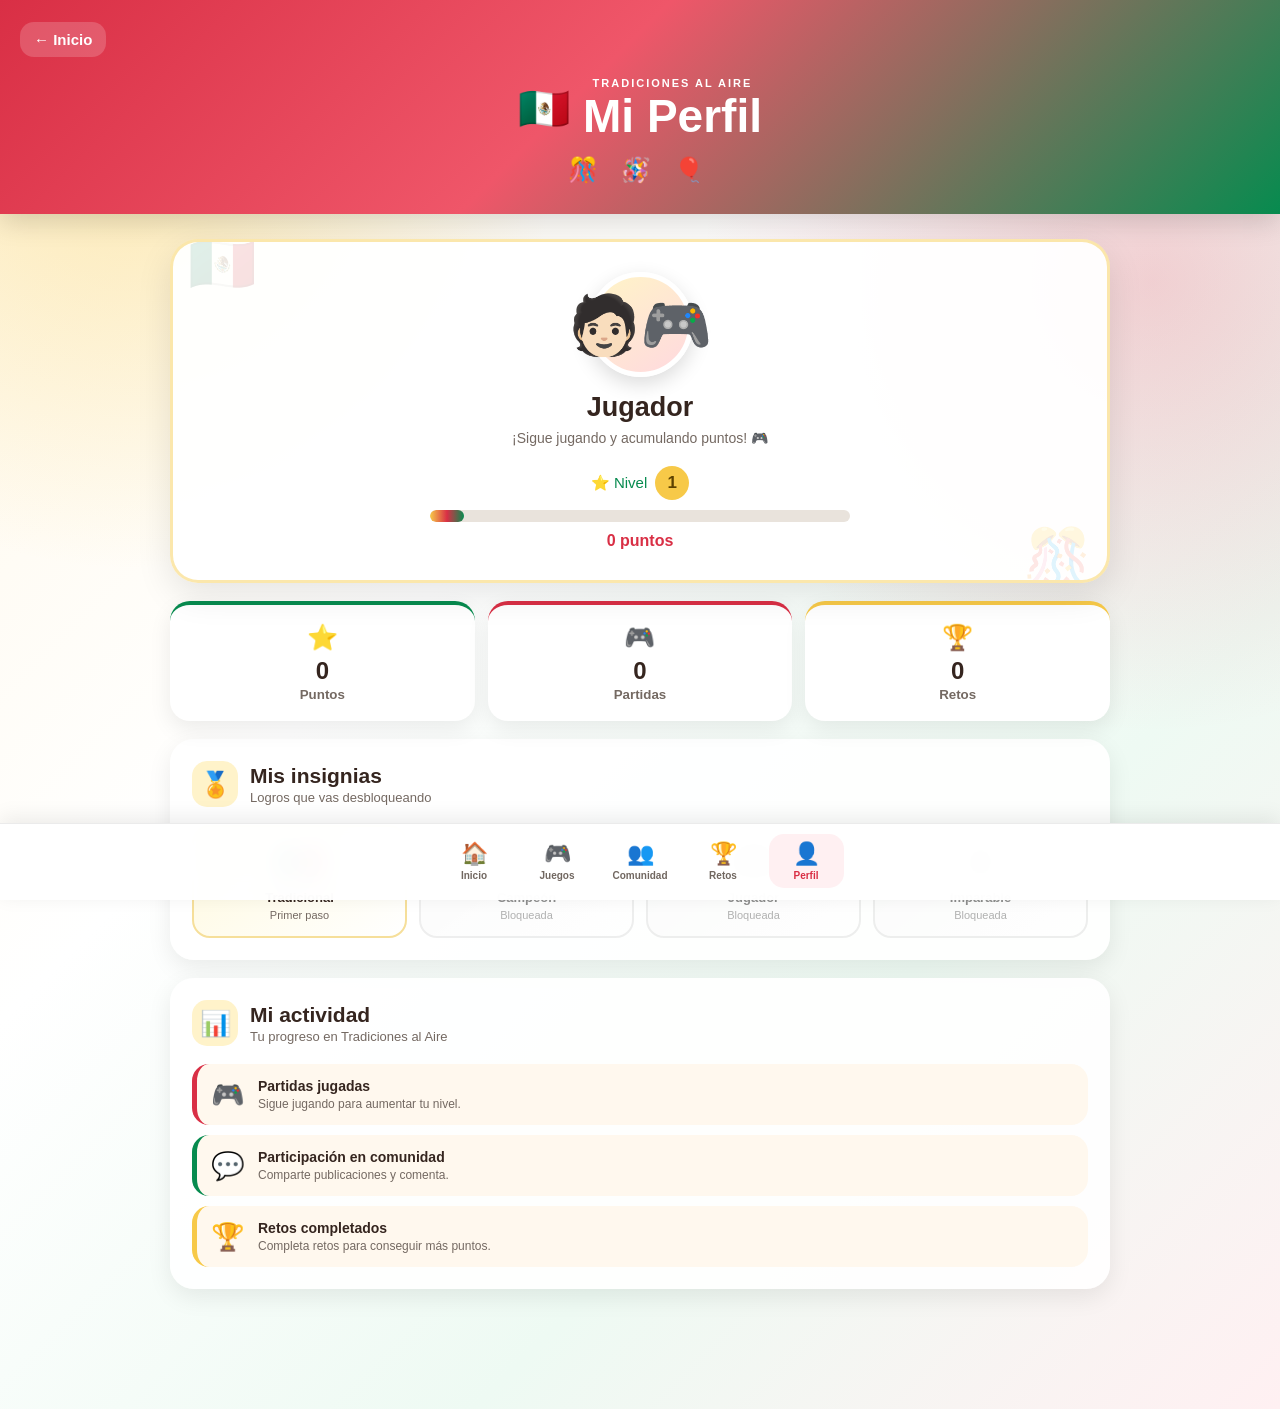
<file: Tradiciones-al-aire 1/perfil.html>
<!DOCTYPE html>
<html lang="es">

<head>

    <meta charset="UTF-8">

    <meta
        name="viewport"
        content="width=device-width, initial-scale=1.0"
    >

    <title>
        Mi Perfil | Tradiciones al Aire
    </title>

    <link
        rel="stylesheet"
        href="estilos/perfil.css"
    >

</head>


<body>


    <!-- =========================
         ENCABEZADO
    ========================== -->

    <header class="perfil-header">


        <a
            href="index.html"
            class="volver"
        >
            ← Inicio
        </a>


        <div class="titulo">

            <span>
                🇲🇽
            </span>

            <div>

                <p>
                    TRADICIONES AL AIRE
                </p>

                <h1>
                    Mi Perfil
                </h1>

            </div>

        </div>


        <div class="decoracion">
            🎊 🪅 🎈
        </div>


    </header>



    <!-- =========================
         CONTENIDO
    ========================== -->

    <main class="perfil-contenedor">


        <!-- =========================
             TARJETA PRINCIPAL
        ========================== -->

        <section class="tarjeta-perfil">


            <div
                class="avatar-perfil"
                id="avatar-perfil"
            >
                🧑🏻‍🎮
            </div>


            <h2 id="nombre-perfil">
                Cargando...
            </h2>


            <p class="texto-bienvenida">
                ¡Sigue jugando y acumulando puntos! 🎮
            </p>


            <div class="nivel">


                <span>
                    ⭐ Nivel
                </span>


                <strong id="nivel-perfil">
                    1
                </strong>


            </div>


            <div class="barra-progreso">

                <div
                    class="progreso"
                    id="barra-progreso"
                ></div>

            </div>


            <p
                class="texto-puntos"
                id="puntos-perfil"
            >
                0 puntos
            </p>


        </section>



        <!-- =========================
             ESTADÍSTICAS
        ========================== -->

        <section class="estadisticas">


            <div class="estadistica">

                <span>
                    ⭐
                </span>

                <strong id="estadistica-puntos">
                    0
                </strong>

                <small>
                    Puntos
                </small>

            </div>


            <div class="estadistica">

                <span>
                    🎮
                </span>

                <strong id="estadistica-partidas">
                    0
                </strong>

                <small>
                    Partidas
                </small>

            </div>


            <div class="estadistica">

                <span>
                    🏆
                </span>

                <strong id="estadistica-retos">
                    0
                </strong>

                <small>
                    Retos
                </small>

            </div>


        </section>



        <!-- =========================
             INSIGNIAS
        ========================== -->

        <section class="seccion-insignias">


            <div class="titulo-seccion">

                <span>
                    🏅
                </span>

                <div>

                    <h2>
                        Mis insignias
                    </h2>

                    <p>
                        Logros que vas desbloqueando
                    </p>

                </div>

            </div>



            <div class="insignias">


                <div class="insignia">

                    <div>
                        🇲🇽
                    </div>

                    <strong>
                        Tradicional
                    </strong>

                    <small>
                        Primer paso
                    </small>

                </div>


                <div class="insignia bloqueada">

                    <div>
                        🏆
                    </div>

                    <strong>
                        Campeón
                    </strong>

                    <small>
                        Bloqueada
                    </small>

                </div>


                <div class="insignia bloqueada">

                    <div>
                        🎮
                    </div>

                    <strong>
                        Jugador
                    </strong>

                    <small>
                        Bloqueada
                    </small>

                </div>


                <div class="insignia bloqueada">

                    <div>
                        🔥
                    </div>

                    <strong>
                        Imparable
                    </strong>

                    <small>
                        Bloqueada
                    </small>

                </div>


            </div>


        </section>



        <!-- =========================
             ACTIVIDAD
        ========================== -->

        <section class="actividad">


            <div class="titulo-seccion">

                <span>
                    📊
                </span>

                <div>

                    <h2>
                        Mi actividad
                    </h2>

                    <p>
                        Tu progreso en Tradiciones al Aire
                    </p>

                </div>

            </div>


            <div class="actividad-lista">


                <div class="actividad-item">

                    <span>
                        🎮
                    </span>

                    <div>

                        <strong>
                            Partidas jugadas
                        </strong>

                        <small>
                            Sigue jugando para aumentar tu nivel.
                        </small>

                    </div>

                </div>


                <div class="actividad-item">

                    <span>
                        💬
                    </span>

                    <div>

                        <strong>
                            Participación en comunidad
                        </strong>

                        <small>
                            Comparte publicaciones y comenta.
                        </small>

                    </div>

                </div>


                <div class="actividad-item">

                    <span>
                        🏆
                    </span>

                    <div>

                        <strong>
                            Retos completados
                        </strong>

                        <small>
                            Completa retos para conseguir más puntos.
                        </small>

                    </div>

                </div>


            </div>


        </section>


    </main>



    <!-- =========================
         NAVEGACIÓN
    ========================== -->

   <nav class="navegacion">

    <a href="index.html">
        <span>🏠</span>
        <small>Inicio</small>
    </a>

    <a href="index.html#juegos">
        <span>🎮</span>
        <small>Juegos</small>
    </a>

    <a href="comunidad.html">
        <span>👥</span>
        <small>Comunidad</small>
    </a>

    <a href="retos.html">
        <span>🏆</span>
        <small>Retos</small>
    </a>

    <a href="perfil.html" class="activo">
        <span>👤</span>
        <small>Perfil</small>
    </a>

</nav>



    <!-- =========================
         JAVASCRIPT
    ========================== -->

    <script src="Java Script/perfil.js"></script>


</body>

</html>
</file>
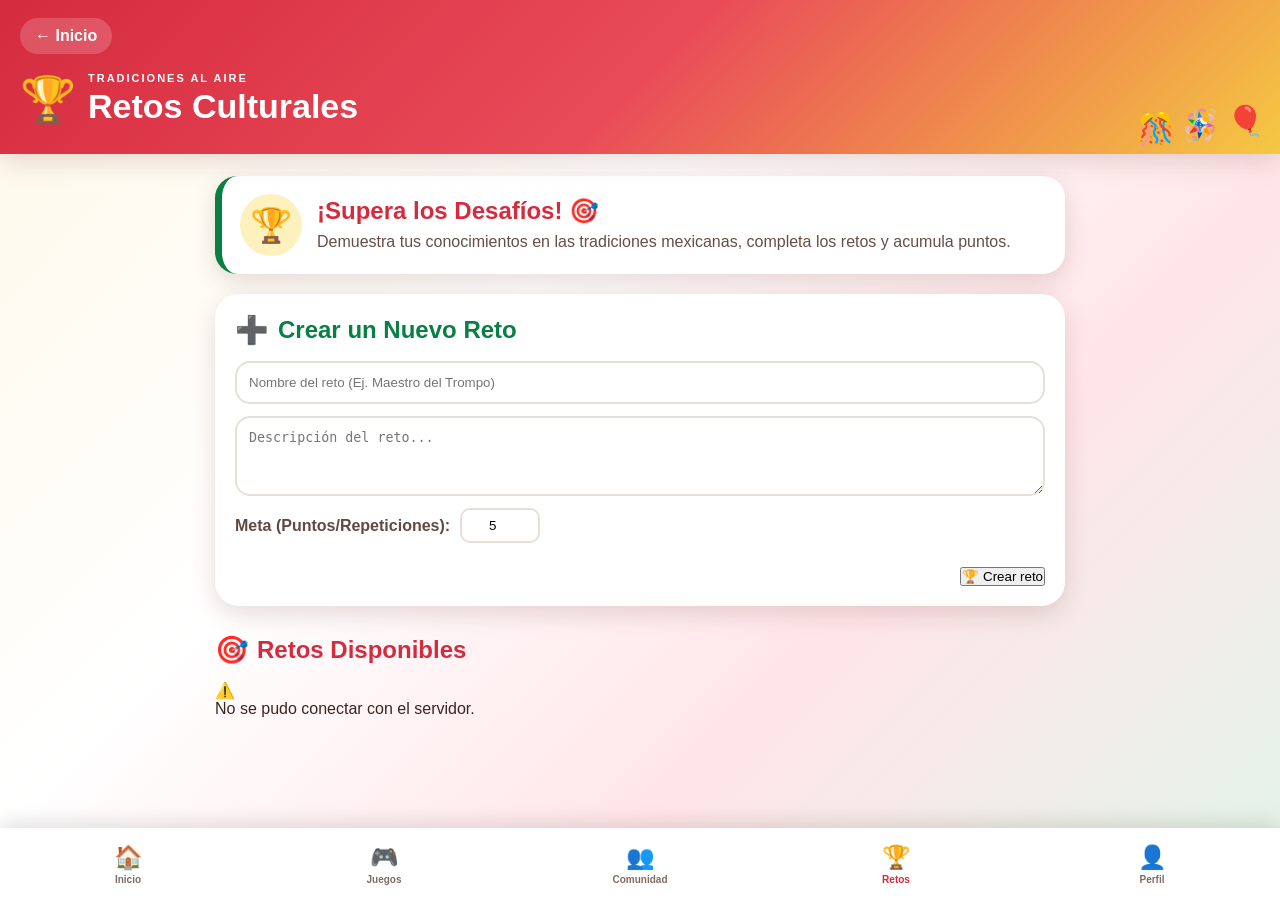
<file: Tradiciones-al-aire 1/retos.html>
<!DOCTYPE html>
<html lang="es">
<head>
    <meta charset="UTF-8">
    <meta name="viewport" content="width=device-width, initial-scale=1.0">
    <title>Retos | Tradiciones al Aire</title>
    <!-- Usa tu CSS de comunidad para mantener el diseño idéntico -->
    <link rel="stylesheet" href="estilos/comunidad.css">
</head>
<body>

    <header class="comunidad-header">
        <a href="index.html" class="volver">← Inicio</a>
        <div class="titulo">
            <span>🏆</span>
            <div>
                <p>TRADICIONES AL AIRE</p>
                <h1>Retos Culturales</h1>
            </div>
        </div>
        <div class="decoracion">🎊 🪅 🎈</div>
    </header>

    <main class="contenedor">

        <!-- Bienvenida -->
        <section class="bienvenida">
            <div class="bienvenida-icono">🏆</div>
            <div>
                <h2>¡Supera los Desafíos! 🎯</h2>
                <p>Demuestra tus conocimientos en las tradiciones mexicanas, completa los retos y acumula puntos.</p>
            </div>
        </section>

        <!-- Formulario para Crear Reto (Usa los IDs exactos de retos.js) -->
        <section class="crear-publicacion">
            <div class="encabezado-seccion">
                <span>➕</span>
                <h2>Crear un Nuevo Reto</h2>
            </div>

            <div style="display: flex; flex-direction: column; gap: 12px;">
                <input 
                    type="text" 
                    id="nombre-reto" 
                    placeholder="Nombre del reto (Ej. Maestro del Trompo)" 
                    style="width: 100%; padding: 12px; border: 2px solid #eadfd7; border-radius: 15px; outline: none;"
                >

                <textarea 
                    id="descripcion-reto" 
                    placeholder="Descripción del reto..." 
                    style="width: 100%; min-height: 80px; padding: 12px; border: 2px solid #eadfd7; border-radius: 15px; outline: none; resize: vertical;"
                ></textarea>

                <div style="display: flex; align-items: center; gap: 10px;">
                    <label for="meta-reto" style="font-weight: bold; color: #614a42;">Meta (Puntos/Repeticiones):</label>
                    <input 
                        type="number" 
                        id="meta-reto" 
                        value="5" 
                        min="1" 
                        style="width: 80px; padding: 8px; border: 2px solid #eadfd7; border-radius: 10px; text-align: center;"
                    >
                </div>

                <div class="publicar-abajo">
                    <div></div>
                    <button type="button" id="boton-crear-reto">
                        🏆 Crear reto
                    </button>
                </div>
            </div>
        </section>

        <!-- Lista de Retos (Donde retos.js cargará los retos de la BD) -->
        <section class="zona-comunidad">
            <div class="titulo-publicaciones">
                <div>
                    <span>🎯</span>
                    <h2>Retos Disponibles</h2>
                </div>
            </div>

            <div id="lista-retos">
                <div class="cargando">
                    <div>🇲🇽</div>
                    <p>Cargando retos disponibles...</p>
                </div>
            </div>
        </section>

    </main>

    <!-- Menú de Navegación Inferior -->
    <nav class="navegacion">
        <a href="index.html">
            <span>🏠</span>
            <small>Inicio</small>
        </a>
        <a href="index.html#juegos">
            <span>🎮</span>
            <small>Juegos</small>
        </a>
        <a href="comunidad.html">
            <span>👥</span>
            <small>Comunidad</small>
        </a>
        <a href="retos.html" class="activo">
            <span>🏆</span>
            <small>Retos</small>
        </a>
        <a href="perfil.html">
            <span>👤</span>
            <small>Perfil</small>
        </a>
    </nav>

    <!-- Conexión con tu JavaScript de Retos -->
    <script src="Java Script/retos.js"></script>
</body>
</html>
</file>
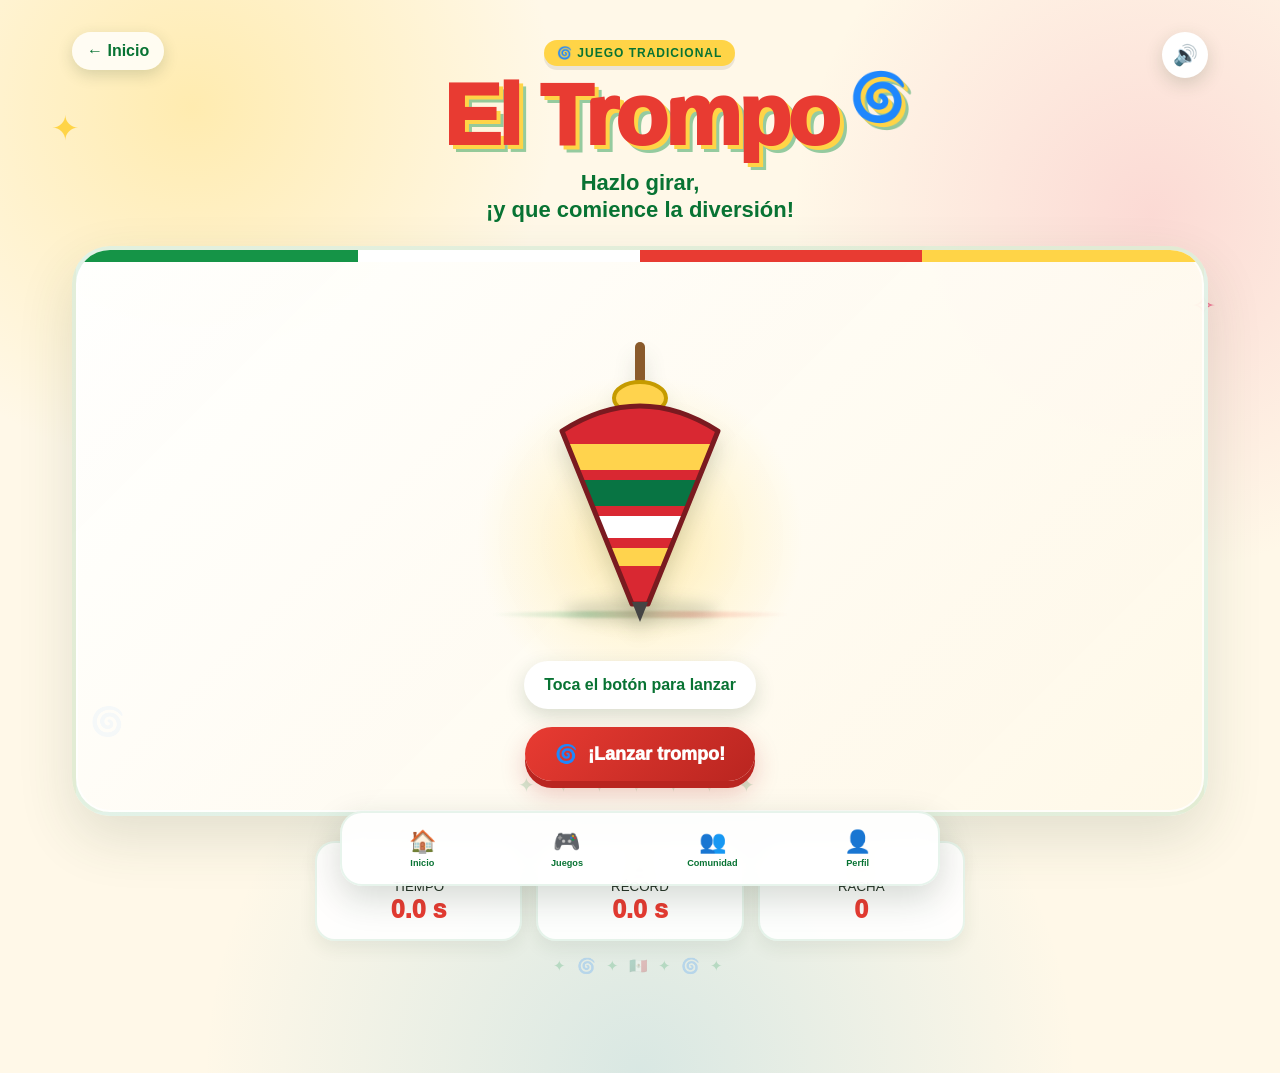
<file: Tradiciones-al-aire 1/trompo.html>
<!DOCTYPE html>
<html lang="es">

<head>
    <meta charset="UTF-8">

    <meta
        name="viewport"
        content="width=device-width, initial-scale=1.0"
    >

    <title>Trompo | Tradiciones al Aire</title>

    <link
        rel="stylesheet"
        href="estilos/trompo.css"
    >
</head>

<body>

    <div class="app">

        <!-- FONDO DECORATIVO -->

        <div class="decoracion decoracion-1">✦</div>
        <div class="decoracion decoracion-2">✧</div>
        <div class="decoracion decoracion-3">🌀</div>


        <!-- ENCABEZADO -->

        <header class="trompo-header">
<!-- ENCABEZADO -->

        <header class="trompo-header">

            <a
                href="index.html?sesion=activa"
                class="volver"
            >
                ← Inicio
            </a>

            <button
                class="boton-sonido"
                id="botonSonido"
                aria-label="Activar o desactivar sonido"
            >
                🔊
            </button>

            <div class="etiqueta-juego">
                🌀 JUEGO TRADICIONAL
            </div>

            <h1>
                El Trompo
            </h1>

            <p class="frase">
                Hazlo girar,<br>
                ¡y que comience la diversión!
            </p>

        </header>


        <!-- TROMPO PROTAGONISTA -->

        <section class="trompo-hero">

            <div class="brillo"></div>

            <div class="trompo-escena">

                <div class="linea-trompo"></div>


                <!-- TROMPO -->

                <div
                    class="trompo"
                    id="trompo"
                    aria-label="Trompo mexicano"
                >

                    <svg
                        class="trompo-svg"
                        viewBox="0 0 200 290"
                        width="200"
                        height="290"
                        aria-hidden="true"
                    >

                        <defs>

                            <clipPath id="cono">

                                <path
                                    d="M22 95Q100 45 178 95L108 268H92Z"
                                />

                            </clipPath>

                        </defs>


                        <!-- Palo -->

                        <rect
                            x="95"
                            y="6"
                            width="10"
                            height="42"
                            rx="5"
                            fill="#8a5a2b"
                        />


                        <!-- Parte superior -->

                        <ellipse
                            cx="100"
                            cy="62"
                            rx="26"
                            ry="16"
                            fill="#ffd34d"
                            stroke="#c59b00"
                            stroke-width="4"
                        />


                        <!-- Cuerpo -->

                        <path
                            d="M22 95Q100 45 178 95L108 268H92Z"
                            fill="#d92832"
                        />


                        <!-- Franjas -->

                        <g clip-path="url(#cono)">

                            <rect
                                x="0"
                                y="108"
                                width="200"
                                height="26"
                                fill="#ffd34d"
                            />

                            <rect
                                x="0"
                                y="144"
                                width="200"
                                height="26"
                                fill="#087443"
                            />

                            <rect
                                x="0"
                                y="180"
                                width="200"
                                height="22"
                                fill="#fff"
                            />

                            <rect
                                x="0"
                                y="212"
                                width="200"
                                height="18"
                                fill="#ffd34d"
                            />

                        </g>


                        <!-- Borde -->

                        <path
                            d="M22 95Q100 45 178 95L108 268H92Z"
                            fill="none"
                            stroke="#7a1a20"
                            stroke-width="5"
                            stroke-linejoin="round"
                        />


                        <!-- Punta -->

                        <path
                            d="M92 266L100 286L108 266Z"
                            fill="#444"
                        />

                    </svg>

                </div>


                <div class="sombra-trompo"></div>

            </div>


            <!-- MENSAJE -->

            <p
                class="mensaje-giro"
                id="mensajeGiro"
            >
                Toca el botón para lanzar
            </p>


            <!-- BOTÓN -->

            <button
                class="boton-lanzar"
                id="botonLanzar"
            >
                <span>🌀</span>
                ¡Lanzar trompo!
            </button>

        </section>


        <!-- MARCADOR -->

        <section class="marcador">

            <div class="marcador-item">

                <span class="marcador-icono">
                    ⏱️
                </span>

                <small>
                    TIEMPO
                </small>

                <strong id="tiempo">
                    0.0 s
                </strong>

            </div>


            <div class="marcador-item principal">

                <span class="marcador-icono">
                    🏆
                </span>

                <small>
                    RÉCORD
                </small>

                <strong id="record">
                    0.0 s
                </strong>

            </div>


            <div class="marcador-item">

                <span class="marcador-icono">
                    🔥
                </span>

                <small>
                    RACHA
                </small>

                <strong id="racha">
                    0
                </strong>

            </div>

        </section>


<!-- NAVEGACIÓN -->

        <nav class="menu-inferior">

            <a
                href="index.html?sesion=activa"
                class="menu-item"
            >
                <span>🏠</span>
                <small>Inicio</small>
            </a>


            <a
                href="index.html#juegos"
                class="menu-item activo"
            >
                <span>🎮</span>
                <small>Juegos</small>
            </a>


            <a
                href="comunidad.html"
                class="menu-item"
            >
                <span>👥</span>
                <small>Comunidad</small>
            </a>


            <a
                href="perfil.html"
                class="menu-item"
            >
                <span>👤</span>
                <small>Perfil</small>
            </a>

        </nav>

    </div>


    <!-- JAVASCRIPT -->

    <script src="Java Script/trompo.js"></script>

</body>

</html>
</file>
<file: Tradiciones-al-aire 1/estilos/index.css>
* {
    box-sizing: border-box;
    margin: 0;
    padding: 0;
}

:root {
    --verde: #087f45;
    --verde-claro: #19a866;
    --rojo: #d52b3f;
    --rojo-claro: #ef5b69;
    --amarillo: #f5c842;
    --crema: #fff8e8;
    --blanco: #ffffff;
    --negro: #202a2f;
    --gris: #68757a;

    --sombra:
        0 18px 45px rgba(0, 0, 0, 0.13);

    --sombra-suave:
        0 10px 25px rgba(0, 0, 0, 0.10);
}

html {
    scroll-behavior: smooth;
}

body {
    font-family:
        "Trebuchet MS",
        Arial,
        Helvetica,
        sans-serif;

    color: var(--negro);
    background: var(--blanco);

    overflow-x: hidden;
}


/* =========================================================
   PANTALLA DE INICIO
========================================================= */

.pantalla-inicio {
    position: fixed;
    inset: 0;

    z-index: 1000;

    min-height: 100vh;
    min-height: 100dvh;

    display: flex;
    align-items: center;
    justify-content: center;

    overflow: hidden;

    background:
        radial-gradient(
            circle at 10% 20%,
            rgba(8, 127, 69, 0.18),
            transparent 27%
        ),
        radial-gradient(
            circle at 90% 75%,
            rgba(213, 43, 63, 0.18),
            transparent 30%
        ),
        linear-gradient(
            135deg,
            #fffaf0,
            #ffffff 48%,
            #fff1f3
        );

    transition:
        opacity 0.8s ease,
        visibility 0.8s ease,
        transform 0.8s ease;
}

.pantalla-inicio.salida {
    opacity: 0;
    visibility: hidden;
    transform: scale(1.06);
    pointer-events: none;
}


/* Franja mexicana */

.pantalla-inicio::before {
    content: "";

    position: absolute;

    top: 0;
    left: 0;

    width: 100%;
    height: 9px;

    background:
        linear-gradient(
            90deg,
            var(--verde) 0 33.33%,
            white 33.33% 66.66%,
            var(--rojo) 66.66% 100%
        );
}


/* Mancha decorativa */

.pantalla-inicio::after {
    content: "";

    position: absolute;

    width: 450px;
    height: 450px;

    left: -220px;
    bottom: -220px;

    background:
        rgba(8, 127, 69, 0.10);

    border-radius: 50%;
}


/* =========================================================
   PAPEL PICADO
========================================================= */

.papel-picado {
    position: absolute;

    top: 0;
    left: 0;

    width: 100%;
    height: 72px;

    display: flex;
    justify-content: center;

    overflow: hidden;

    z-index: 5;
}

.papel-picado span {
    width: 82px;
    height: 60px;

    margin: 0 2px;

    position: relative;

    clip-path:
        polygon(
            0 0,
            100% 0,
            94% 78%,
            76% 63%,
            50% 86%,
            24% 63%,
            6% 78%
        );

    background: var(--verde);

    animation:
        papelMovimiento 4s ease-in-out infinite;
}

.papel-picado span::after {
    content: "";

    position: absolute;

    width: 12px;
    height: 12px;

    border-radius: 50%;

    background: rgba(255, 255, 255, 0.75);

    top: 18px;
    left: 50%;

    transform: translateX(-50%);

    box-shadow:
        0 20px 0 rgba(255, 255, 255, 0.75);
}

.papel-picado span:nth-child(2),
.papel-picado span:nth-child(5),
.papel-picado span:nth-child(8) {
    background: var(--rojo);
}

.papel-picado span:nth-child(3),
.papel-picado span:nth-child(6),
.papel-picado span:nth-child(9) {
    background: var(--amarillo);
}

.papel-picado span:nth-child(2) {
    animation-delay: .3s;
}

.papel-picado span:nth-child(3) {
    animation-delay: .6s;
}

.papel-picado span:nth-child(4) {
    animation-delay: .9s;
}

.papel-picado span:nth-child(5) {
    animation-delay: 1.2s;
}

.papel-picado span:nth-child(6) {
    animation-delay: 1.5s;
}

.papel-picado span:nth-child(7) {
    animation-delay: 1.8s;
}

@keyframes papelMovimiento {
    0%,
    100% {
        transform: rotate(-2deg);
    }

    50% {
        transform: rotate(3deg) translateY(3px);
    }
}


/* =========================================================
   DECORACIONES CON IMÁGENES
========================================================= */

.decoracion-mexicana {
    position: absolute;

    z-index: 4;

    width: 125px;
    height: 125px;

    border-radius: 28px;

    overflow: hidden;

    background: white;

    box-shadow: var(--sombra-suave);

    animation:
        flotar 4s ease-in-out infinite;
}

.decoracion-mexicana img {
    width: 100%;
    height: 100%;

    object-fit: cover;

    display: block;
}

.decoracion-mexicana-1 {
    left: 5%;
    top: 24%;
}

.decoracion-mexicana-2 {
    right: 5%;
    top: 20%;

    width: 120px;
    height: 120px;

    animation-delay: .8s;
}

.decoracion-mexicana-3 {
    right: 8%;
    bottom: 9%;

    width: 100px;
    height: 100px;

    animation-delay: 1.5s;
}

@keyframes flotar {
    0%,
    100% {
        transform:
            translateY(0)
            rotate(-3deg);
    }

    50% {
        transform:
            translateY(-13px)
            rotate(4deg);
    }
}


/* =========================================================
   LOGIN
========================================================= */

.inicio-contenido {
    position: relative;

    z-index: 10;

    width: min(92%, 570px);

    text-align: center;

    padding: 40px 25px;
}


/* Escudo */

.escudo-mexico {
    width: 78px;
    height: 78px;

    margin: 0 auto 15px;

    display: flex;
    align-items: center;
    justify-content: center;

    background: white;

    border-radius: 50%;

    font-size: 42px;

    box-shadow:
        0 12px 30px rgba(0, 0, 0, 0.12);

    animation:
        aparecer .8s ease;
}


/* Etiqueta */

.inicio-etiqueta {
    display: block;

    color: var(--rojo);

    font-size: 12px;

    font-weight: 900;

    letter-spacing: 2px;

    margin-bottom: 13px;
}


/* Título */

.inicio-contenido h1 {
    font-family:
        "Trebuchet MS",
        Arial,
        sans-serif;

    font-size:
        clamp(55px, 10vw, 90px);

    line-height: .83;

    font-weight: 900;

    letter-spacing: -4px;

    color: var(--verde);

    text-shadow:
        4px 5px 0 rgba(8, 127, 69, .08);

    margin-bottom: 23px;
}

.inicio-contenido h1 span {
    color: var(--rojo);
}


/* Subtítulo */

.inicio-subtitulo {
    font-size:
        clamp(18px, 3vw, 24px);

    font-weight: 700;

    line-height: 1.2;

    color: #34434a;

    margin-bottom: 28px;
}


/* =========================================================
   CAJA LOGIN
========================================================= */

.login-box {
    width: 100%;

    padding: 23px;

    background:
        rgba(255, 255, 255, .92);

    border:
        2px solid rgba(255, 255, 255, .95);

    border-radius: 28px;

    box-shadow: var(--sombra);

    backdrop-filter: blur(12px);
}

.login-box label {
    display: block;

    text-align: left;

    margin-bottom: 8px;

    font-size: 14px;

    font-weight: 800;

    color: #34434a;
}

.login-box input {
    width: 100%;

    height: 56px;

    border:
        2px solid #e1e5e4;

    border-radius: 16px;

    padding:
        0 17px;

    outline: none;

    font-size: 16px;

    font-family: inherit;

    background: white;

    color: var(--negro);

    transition: .25s;
}

.login-box input:focus {
    border-color: var(--verde);

    box-shadow:
        0 0 0 4px
        rgba(8, 127, 69, .10);
}

.login-box input::placeholder {
    color: #9aa2a5;
}


/* Botón */

.login-box button {
    width: 100%;

    min-height: 58px;

    margin-top: 12px;

    border: none;

    border-radius: 17px;

    background:
        linear-gradient(
            100deg,
            var(--verde),
            var(--verde-claro)
        );

    color: white;

    font-family: inherit;

    font-size: 17px;

    font-weight: 900;

    cursor: pointer;

    box-shadow:
        0 9px 20px
        rgba(8, 127, 69, .28);

    transition:
        transform .2s ease,
        box-shadow .2s ease;
}

.login-box button:hover {
    transform: translateY(-3px);

    box-shadow:
        0 13px 25px
        rgba(8, 127, 69, .35);
}

.login-box button:active {
    transform: scale(.97);
}


/* Ayuda */

.inicio-ayuda {
    margin-top: 14px;

    font-size: 12px;

    color: #68757a;
}


/* Decoración inferior */

.decoracion-inferior {
    position: absolute;

    bottom: 18px;
    left: 50%;

    transform:
        translateX(-50%);

    display: flex;

    gap: 18px;

    z-index: 5;
}

.decoracion-inferior img {
    width: 50px;
    height: 50px;

    object-fit: cover;

    border-radius: 14px;

    box-shadow:
        0 7px 15px rgba(0, 0, 0, .13);

    animation:
        juguete 3s ease-in-out infinite;
}

.decoracion-inferior img:nth-child(2) {
    animation-delay: .5s;
}

@keyframes juguete {
    0%,
    100% {
        transform: translateY(0);
    }

    50% {
        transform:
            translateY(-9px)
            rotate(4deg);
    }
}


/* =========================================================
   APLICACIÓN
========================================================= */

.app {
    width: 100%;
    min-height: 100vh;

    background:
        linear-gradient(
            180deg,
            #fffdf8,
            #ffffff
        );

    opacity: 1;

    transition:
        opacity .6s ease;
}

.app.oculto {
    display: none;
}


/* =========================================================
   HERO
========================================================= */

.hero {
    position: relative;

    min-height: 500px;

    padding:
        70px 7% 85px;

    overflow: hidden;

    color: white;

    background:
        radial-gradient(
            circle at 80% 25%,
            rgba(255, 255, 255, .22),
            transparent 25%
        ),
        linear-gradient(
            135deg,
            var(--verde) 0%,
            #079858 43%,
            var(--rojo) 100%
        );

    border-radius:
        0 0 60px 60px;
}


/* Papel picado del hero */

.hero::before {
    content: "";

    position: absolute;

    top: 0;
    left: 0;

    width: 100%;
    height: 9px;

    background:
        linear-gradient(
            90deg,
            var(--verde) 0 33%,
            white 33% 66%,
            var(--rojo) 66%
        );
}

.hero::after {
    content: "";

    position: absolute;

    width: 120%;
    height: 140px;

    left: -10%;
    bottom: -95px;

    background: #fffdf8;

    border-radius: 50%;
}


/* Decoraciones */

.hero-decoracion {
    position: absolute;

    z-index: 3;

    width: 120px;
    height: 120px;

    border-radius: 25px;

    overflow: hidden;

    box-shadow:
        0 12px 25px rgba(0, 0, 0, .18);

    animation:
        flotar 4s ease-in-out infinite;
}

.hero-decoracion img {
    width: 100%;
    height: 100%;

    object-fit: cover;
}

.hero-nopal {
    right: 7%;
    top: 55px;
}

.hero-pinata {
    left: 6%;
    bottom: 70px;

    width: 95px;
    height: 95px;

    animation-delay: .7s;
}


/* Mini título */

.mini-titulo {
    position: relative;

    z-index: 5;

    font-size: 13px;

    font-weight: 900;

    letter-spacing: 2px;

    color: #ffe58b;

    margin-bottom: 12px;
}


/* Saludo */

.saludo-jugador {
    position: relative;

    z-index: 5;

    display: inline-flex;

    align-items: center;

    padding:
        8px 15px;

    border-radius: 50px;

    background:
        rgba(255, 255, 255, .17);

    font-weight: 900;

    margin-bottom: 22px;

    backdrop-filter: blur(8px);
}


/* Título */

.hero h1 {
    position: relative;

    z-index: 5;

    font-size:
        clamp(52px, 8vw, 90px);

    line-height: .82;

    font-weight: 900;

    letter-spacing: -4px;

    text-shadow:
        0 6px 0
        rgba(0, 0, 0, .15);
}

.hero h1 span {
    color: #ffe16a;
}


/* Subtítulo */

.subtitulo {
    position: relative;

    z-index: 5;

    font-size: 23px;

    font-weight: 700;

    line-height: 1.1;

    margin-top: 25px;
}


/* =========================================================
   JUEGOS DECORATIVOS DEL HERO
========================================================= */

.hero-juegos-decoracion {
    position: absolute;

    right: 12%;
    bottom: 72px;

    z-index: 6;

    display: flex;

    align-items: center;

    gap: 10px;

    transform: rotate(-4deg);
}

.hero-juegos-decoracion img {
    width: 75px;
    height: 75px;

    object-fit: cover;

    border-radius: 18px;

    border:
        4px solid white;

    box-shadow:
        0 10px 20px rgba(0, 0, 0, .18);

    animation:
        tarjetaFlota 3s ease-in-out infinite;
}

.hero-juegos-decoracion img:nth-child(2) {
    transform: translateY(-18px);

    animation-delay: .4s;
}

.hero-juegos-decoracion img:nth-child(3) {
    animation-delay: .8s;
}

@keyframes tarjetaFlota {
    0%,
    100% {
        transform: translateY(0) rotate(0);
    }

    50% {
        transform:
            translateY(-8px)
            rotate(3deg);
    }
}


/* =========================================================
   BIENVENIDA
========================================================= */

.bienvenida {
    width: min(1100px, 86%);

    margin: 0 auto;

    padding:
        55px 0 25px;
}

.etiqueta {
    color: var(--rojo);

    font-size: 12px;

    font-weight: 900;

    letter-spacing: 1.5px;
}

.bienvenida h2 {
    font-size:
        clamp(30px, 5vw, 45px);

    line-height: 1;

    margin:
        10px 0;
}

.bienvenida p {
    max-width: 650px;

    color: #677378;

    line-height: 1.6;

    font-size: 16px;
}


/* =========================================================
   JUEGOS
========================================================= */

.seccion-juegos {
    width: min(1100px, 86%);

    margin: 0 auto;

    padding:
        20px 0 45px;
}

.titulo-seccion {
    display: flex;

    justify-content: space-between;

    align-items: flex-end;

    margin-bottom: 22px;
}

.titulo-seccion > div > span {
    color: var(--verde);

    font-size: 12px;

    font-weight: 900;

    letter-spacing: 1.5px;
}

.titulo-seccion h2 {
    font-size:
        clamp(27px, 4vw, 39px);

    line-height: 1;

    margin-top: 6px;
}

.flecha {
    width: 45px;
    height: 45px;

    display: flex;
    align-items: center;
    justify-content: center;

    border-radius: 50%;

    background: var(--crema);

    color: var(--rojo);

    font-size: 25px;
}


/* =========================================================
   GRID
========================================================= */

.grid-juegos {
    display: grid;

    grid-template-columns:
        repeat(3, 1fr);

    gap: 18px;
}


/* =========================================================
   TARJETAS
========================================================= */

.juego-card {
    position: relative;

    min-height: 360px;

    display: flex;

    flex-direction: column;

    justify-content: flex-end;

    overflow: hidden;

    text-decoration: none;

    color: white;

    border-radius: 30px;

    box-shadow:
        0 12px 28px
        rgba(0, 0, 0, .12);

    transition:
        transform .3s ease,
        box-shadow .3s ease;
}

.juego-card:hover {
    transform:
        translateY(-9px)
        rotate(-1deg);

    box-shadow:
        0 22px 40px
        rgba(0, 0, 0, .18);
}


/* Imagen */

.juego-imagen {
    position: absolute;

    inset: 0;

    overflow: hidden;

    background: #ddd;
}

.juego-imagen::after {
    content: "";

    position: absolute;

    inset: 0;

    background:
        linear-gradient(
            180deg,
            transparent 30%,
            rgba(0, 0, 0, .78) 100%
        );
}

.juego-imagen img {
    width: 100%;
    height: 100%;

    display: block;

    object-fit: cover;

    transition:
        transform .5s ease;
}

.juego-card:hover
.juego-imagen img {
    transform:
        scale(1.09);
}


/* Colores de borde */

.trompo-card {
    border:
        4px solid #36a994;
}

.loteria-card {
    border:
        4px solid #e2b52c;
}

.balero-card {
    border:
        4px solid #db604d;
}

.matatena-card {
    border:
        4px solid #8f5fc4;
}

.avioncito-card {
    border:
        4px solid #3386bd;
}

.cuerda-card {
    border:
        4px solid #d44f74;
}


/* Información */

.juego-info {
    position: relative;

    z-index: 3;

    padding:
        22px;
}

.juego-info span {
    display: inline-block;

    padding:
        5px 9px;

    border-radius: 50px;

    background:
        rgba(255, 255, 255, .22);

    backdrop-filter: blur(5px);

    font-size: 9px;

    font-weight: 900;

    letter-spacing: 1px;
}

.juego-info h3 {
    font-size: 29px;

    margin:
        7px 0 4px;

    line-height: 1;
}

.juego-info p {
    font-size: 13px;

    font-weight: 600;

    opacity: .94;

    padding-right: 30px;
}


/* Flecha */

.card-flecha {
    position: absolute;

    right: 18px;
    bottom: 18px;

    z-index: 5;

    width: 38px;
    height: 38px;

    display: flex;
    align-items: center;
    justify-content: center;

    background: white;

    color: var(--negro);

    border-radius: 50%;

    font-size: 20px;

    font-weight: 900;

    transition: .25s;
}

.juego-card:hover
.card-flecha {
    transform:
        translateX(4px)
        rotate(-5deg);
}


/* =========================================================
   DESCUBRE
========================================================= */

.descubre {
    width: min(1100px, 86%);

    margin:
        10px auto 30px;

    display: flex;

    align-items: center;

    gap: 18px;

    padding: 22px;

    background:
        linear-gradient(
            100deg,
            #fff4ce,
            #fffaf0
        );

    border:
        2px solid #f0d88c;

    border-radius: 25px;
}

.descubre-decoracion {
    width: 65px;
    height: 65px;

    flex-shrink: 0;

    border-radius: 18px;

    overflow: hidden;
}

.descubre-decoracion img {
    width: 100%;
    height: 100%;

    object-fit: cover;
}

.descubre span {
    color: var(--rojo);

    font-size: 10px;

    font-weight: 900;

    letter-spacing: 1px;
}

.descubre p {
    margin-top: 4px;

    line-height: 1.4;

    font-weight: 600;
}


/* =========================================================
   MENSAJE FINAL
========================================================= */

.mensaje-final {
    position: relative;

    width: min(1100px, 86%);

    margin:
        30px auto 120px;

    padding:
        55px 25px;

    text-align: center;

    color: white;

    border-radius: 35px;

    overflow: hidden;

    background:
        linear-gradient(
            135deg,
            var(--rojo),
            #c6283d 45%,
            var(--verde)
        );

    box-shadow: var(--sombra);
}

.mensaje-final::before,
.mensaje-final::after {
    content: "";

    position: absolute;

    width: 130px;
    height: 130px;

    border-radius: 50%;

    background:
        rgba(255, 255, 255, .10);
}

.mensaje-final::before {
    left: -40px;
    top: -40px;
}

.mensaje-final::after {
    right: -40px;
    bottom: -40px;
}

.mensaje-mexicano {
    width: 70px;
    height: 70px;

    margin:
        0 auto 15px;

    border-radius: 20px;

    overflow: hidden;

    border:
        3px solid white;

    position: relative;

    z-index: 2;
}

.mensaje-mexicano img {
    width: 100%;
    height: 100%;

    object-fit: cover;
}

.mensaje-final h2 {
    position: relative;

    z-index: 2;

    font-size:
        clamp(35px, 6vw, 55px);

    line-height: .95;
}

.mensaje-final p {
    position: relative;

    z-index: 2;

    margin-top: 15px;

    font-size: 17px;

    font-weight: 600;
}


/* =========================================================
   MENÚ
========================================================= */

.menu-inferior {
    position: fixed;

    left: 50%;
    bottom: 0;

    transform:
        translateX(-50%);

    z-index: 100;

    width:
        min(100%, 1180px);

    height: 75px;

    display: flex;

    justify-content: center;

    align-items: center;

    gap:
        min(8vw, 100px);

    background:
        rgba(255, 255, 255, .96);

    border-top:
        1px solid #e5e5e5;

    box-shadow:
        0 -7px 20px
        rgba(0, 0, 0, .08);

    backdrop-filter: blur(12px);
}

.menu-item {
    min-width: 65px;

    text-align: center;

    text-decoration: none;

    color: #7d878c;

    font-weight: 700;

    transition: .2s;
}

.menu-item span {
    display: block;

    font-size: 14px;

    line-height: 25px;

    font-weight: 900;
}

.menu-item small {
    font-size: 10px;
}

.menu-item.activo {
    color: var(--verde);
}

.menu-item:hover {
    color: var(--rojo);

    transform:
        translateY(-2px);
}


/* =========================================================
   CONFETI
========================================================= */

.contenedor-confeti {
    position: fixed;

    inset: 0;

    z-index: 2000;

    pointer-events: none;

    overflow: hidden;
}

.confeti-pieza {
    position: absolute;

    top: -30px;

    width: 10px;
    height: 18px;

    animation:
        confetiCaer
        2.5s
        linear
        forwards;
}

.confeti-pieza:nth-child(3n) {
    background: var(--verde);
}

.confeti-pieza:nth-child(3n + 1) {
    background: var(--rojo);
}

.confeti-pieza:nth-child(3n + 2) {
    background: var(--amarillo);
}

@keyframes confetiCaer {
    to {
        transform:
            translate3d(
                var(--movimiento),
                110vh,
                0
            )
            rotate(720deg);
    }
}


/* =========================================================
   MARIAChi
========================================================= */

.mariachi-bienvenida {
    position: fixed;

    left: 50%;
    top: 50%;

    transform:
        translate(-50%, -50%)
        scale(.6);

    z-index: 2500;

    width:
        min(92%, 520px);

    display: flex;

    align-items: center;

    gap: 18px;

    padding: 20px;

    background:
        rgba(255, 255, 255, .97);

    border:
        4px solid var(--amarillo);

    border-radius: 28px;

    box-shadow:
        0 25px 70px
        rgba(0, 0, 0, .27);

    opacity: 0;

    visibility: hidden;

    transition:
        opacity .35s ease,
        transform .35s ease,
        visibility .35s;
}

.mariachi-bienvenida.mostrar {
    opacity: 1;

    visibility: visible;

    transform:
        translate(-50%, -50%)
        scale(1);
}


/* Imagen mariachi */

.mariachi-imagen {
    width: 105px;
    height: 105px;

    flex-shrink: 0;

    border-radius: 22px;

    overflow: hidden;

    border:
        3px solid var(--verde);

    box-shadow:
        0 8px 18px
        rgba(0, 0, 0, .15);
}

.mariachi-imagen img {
    width: 100%;
    height: 100%;

    object-fit: cover;
}

.mariachi-texto strong {
    display: block;

    font-size: 20px;

    color: var(--verde);

    line-height: 1.15;
}

.mariachi-texto span {
    display: block;

    margin-top: 7px;

    font-size: 14px;

    color: #69757a;
}


/* =========================================================
   APARICIÓN
========================================================= */

@keyframes aparecer {
    from {
        opacity: 0;
        transform:
            scale(.7)
            translateY(15px);
    }

    to {
        opacity: 1;
        transform:
            scale(1)
            translateY(0);
    }
}


/* =========================================================
   TABLET
========================================================= */

@media (max-width: 900px) {

    .grid-juegos {
        grid-template-columns:
            repeat(2, 1fr);
    }

    .decoracion-mexicana-1 {
        left: 2%;
    }

    .decoracion-mexicana-2 {
        right: 2%;
    }

    .hero {
        min-height: 470px;
    }

    .hero-juegos-decoracion {
        right: 6%;
    }

}


/* =========================================================
   CELULAR
========================================================= */

@media (max-width: 600px) {

    body {
        background: var(--blanco);
    }


    /* Papel picado */

    .papel-picado {
        height: 50px;
    }

    .papel-picado span {
        width: 53px;
        height: 42px;
    }


    /* Login */

    .inicio-contenido {
        width: 94%;

        padding:
            30px 10px 70px;
    }

    .escudo-mexico {
        width: 62px;
        height: 62px;

        font-size: 34px;

        margin-bottom: 12px;
    }

    .inicio-etiqueta {
        font-size: 10px;

        letter-spacing: 1.2px;
    }

    .inicio-contenido h1 {
        font-size: 54px;

        letter-spacing: -3px;

        margin-bottom: 18px;
    }

    .inicio-subtitulo {
        font-size: 18px;

        margin-bottom: 22px;
    }

    .login-box {
        padding: 17px;

        border-radius: 23px;
    }

    .login-box input {
        height: 52px;
    }

    .login-box button {
        min-height: 54px;

        font-size: 16px;
    }


    /* Decoraciones */

    .decoracion-mexicana {
        width: 65px;
        height: 65px;

        border-radius: 15px;
    }

    .decoracion-mexicana-1 {
        left: 2%;
        top: 17%;
    }

    .decoracion-mexicana-2 {
        right: 2%;
        top: 15%;
    }

    .decoracion-mexicana-3 {
        right: 4%;
        bottom: 17%;
    }

    .decoracion-inferior {
        bottom: 12px;
    }

    .decoracion-inferior img {
        width: 38px;
        height: 38px;
    }


    /* Hero */

    .hero {
        min-height: 470px;

        padding:
            55px 22px 75px;

        border-radius:
            0 0 38px 38px;
    }

    .hero h1 {
        font-size: 55px;

        letter-spacing: -3px;
    }

    .subtitulo {
        font-size: 19px;
    }

    .hero-decoracion {
        width: 70px;
        height: 70px;

        border-radius: 15px;
    }

    .hero-nopal {
        right: 3%;
        top: 95px;
    }

    .hero-pinata {
        left: 2%;
        bottom: 60px;
    }


    /* Juegos pequeños del hero */

    .hero-juegos-decoracion {
        right: 5%;
        bottom: 55px;

        gap: 5px;
    }

    .hero-juegos-decoracion img {
        width: 52px;
        height: 52px;

        border-width: 3px;

        border-radius: 12px;
    }


    /* Contenido */

    .bienvenida,
    .seccion-juegos,
    .descubre,
    .mensaje-final {
        width:
            calc(100% - 40px);
    }

    .bienvenida {
        padding-top: 35px;
    }


    /* Grid */

    .grid-juegos {
        grid-template-columns:
            repeat(2, 1fr);

        gap: 12px;
    }

    .juego-card {
        min-height: 230px;

        border-radius: 22px;

        border-width: 3px;
    }

    .juego-info {
        padding: 15px;
    }

    .juego-info h3 {
        font-size: 21px;
    }

    .juego-info p {
        font-size: 10px;
    }

    .card-flecha {
        width: 30px;
        height: 30px;

        right: 10px;
        bottom: 10px;

        font-size: 16px;
    }


    /* Descubre */

    .descubre {
        padding: 17px;

        gap: 12px;

        border-radius: 20px;
    }

    .descubre-decoracion {
        width: 55px;
        height: 55px;
    }

    .descubre p {
        font-size: 13px;
    }


    /* Mensaje */

    .mensaje-final {
        margin-bottom: 100px;

        padding:
            40px 20px;

        border-radius: 28px;
    }


    /* Menú */

    .menu-inferior {
        width: 100%;

        height: 68px;

        justify-content:
            space-around;

        gap: 0;
    }

    .menu-item {
        min-width: 60px;
    }

    .menu-item span {
        font-size: 12px;
    }

    .menu-item small {
        font-size: 9px;
    }


    /* Mariachi */

    .mariachi-bienvenida {
        padding: 15px;

        border-radius: 21px;

        gap: 12px;
    }

    .mariachi-imagen {
        width: 75px;
        height: 75px;

        border-radius: 17px;
    }

    .mariachi-texto strong {
        font-size: 16px;
    }

    .mariachi-texto span {
        font-size: 12px;
    }

}


/* =========================================================
   CELULARES PEQUEÑOS
========================================================= */

@media (max-width: 380px) {

    .inicio-contenido h1 {
        font-size: 47px;
    }

    .grid-juegos {
        gap: 9px;
    }

    .juego-card {
        min-height: 210px;
    }

    .juego-info h3 {
        font-size: 18px;
    }

    .juego-info p {
        font-size: 9px;
    }

    .hero-juegos-decoracion img {
        width: 45px;
        height: 45px;
    }

}


/* =========================================================
   ACCESIBILIDAD
========================================================= */

@media (prefers-reduced-motion: reduce) {

    *,
    *::before,
    *::after {
        animation-duration: .01ms !important;

        animation-iteration-count: 1 !important;

        scroll-behavior: auto !important;

        transition-duration: .01ms !important;
    }

}
/* =====================================================
   DECORACIONES DEL INICIO
===================================================== */

.pantalla-inicio .decoracion-mexicana {
    position: absolute !important;

    width: 150px !important;
    height: 150px !important;

    overflow: visible !important;

    z-index: 10 !important;

    border-radius: 0 !important;

    background: transparent !important;

    box-shadow: none !important;

    animation: flotarMexicano 4s ease-in-out infinite !important;
}

.pantalla-inicio .decoracion-mexicana img {
    width: 100% !important;
    height: 100% !important;

    display: block !important;

    object-fit: contain !important;

    max-width: none !important;
    max-height: none !important;

    border-radius: 0 !important;
}


/* 🌵 NOPAL — ARRIBA IZQUIERDA */

.pantalla-inicio .decoracion-mexicana-1 {
    left: 4% !important;
    top: 20% !important;
    right: auto !important;
    bottom: auto !important;
}


/* 🌮 TACO — ABAJO IZQUIERDA */

.pantalla-inicio .decoracion-mexicana-4 {
    left: 5% !important;
    bottom: 8% !important;
    right: auto !important;
    top: auto !important;

    animation-delay: .6s !important;
}


/* 🪅 PIÑATA — ARRIBA DERECHA */

.pantalla-inicio .decoracion-mexicana-3 {
    right: 4% !important;
    top: 17% !important;
    left: auto !important;
    bottom: auto !important;

    animation-delay: 1s !important;
}


/* 🌽 ELOTE — ABAJO DERECHA */

.pantalla-inicio .decoracion-mexicana-2 {
    right: 5% !important;
    bottom: 8% !important;
    left: auto !important;
    top: auto !important;

    animation-delay: 1.5s !important;
}


/* ✨ MOVIMIENTO */

@keyframes flotarMexicano {

    0%,
    100% {
        transform: translateY(0) rotate(-3deg);
    }

    50% {
        transform: translateY(-12px) rotate(3deg);
    }
}


/* 🇲🇽 BANDERA ARRIBA Y MOVIÉNDOSE */

.pantalla-inicio .escudo-mexico {
    position: absolute !important;

    top: 52px !important;
    left: 50% !important;

    transform: translateX(-50%) !important;

    width: 65px !important;
    height: 42px !important;

    margin: 0 !important;
    padding: 0 !important;

    z-index: 100 !important;

    background: transparent !important;

    border-radius: 6px !important;

    overflow: hidden !important;

    display: block !important;

    animation: banderaFlota 3s ease-in-out infinite !important;
}

.pantalla-inicio .escudo-mexico img {
    width: 100% !important;
    height: 100% !important;

    display: block !important;

    object-fit: contain !important;

    border-radius: 6px !important;
}


/* ✨ Movimiento suave de la bandera */

@keyframes banderaFlota {
    0%, 100% {
        transform: translateX(-50%) translateY(0) rotate(-2deg);
    }

    50% {
        transform: translateX(-50%) translateY(-7px) rotate(2deg);
    }
}

/* =====================================================
   📱 CELULAR
===================================================== */

@media (max-width: 600px) {

    .pantalla-inicio .decoracion-mexicana {
        width: 105px !important;
        height: 105px !important;
    }

    .pantalla-inicio .decoracion-mexicana-1 {
        left: 1% !important;
        top: 16% !important;
    }

    .pantalla-inicio .decoracion-mexicana-4 {
        left: 2% !important;
        bottom: 12% !important;
    }

    .pantalla-inicio .decoracion-mexicana-3 {
        right: 1% !important;
        top: 15% !important;
    }

    .pantalla-inicio .decoracion-mexicana-2 {
        right: 2% !important;
        bottom: 12% !important;
    }

    .pantalla-inicio .escudo-mexico {
        top: 55px !important;

        width: 52px !important;
        height: 34px !important;
    }
}

/* 🇲🇽 BANDERA MÁS ARRIBA (para que no tape las letras) */
.pantalla-inicio .escudo-mexico { top: 10px !important; }
@media (max-width: 600px) {
    .pantalla-inicio .escudo-mexico { top: 8px !important; }
}
/* =========================================================
   ✨ NUEVA PRESENTACIÓN DEL INICIO
   Solo cambia la apariencia
========================================================= */


/* ---------------------------------------------------------
   QUITAR LAS DECORACIONES FLOTANTES ANTERIORES
--------------------------------------------------------- */

.pantalla-inicio .decoracion-mexicana {
    display: none !important;
}


/* ---------------------------------------------------------
   🪅 DOS PIÑATAS LATERALES
--------------------------------------------------------- */

.pantalla-inicio::after {
    display: none !important;
}


/* Creamos las dos piñatas con los mismos recursos
   que ya tienes en tu carpeta imagenes */

.pantalla-inicio::before {
    content: "";

    position: absolute;
    inset: 0;

    width: 100%;
    height: 100%;

    pointer-events: none;

    z-index: 2;

    background:
        url("../imagenes/pinata.jpg") no-repeat
        left 8% center / 155px 155px,

        url("../imagenes/pinata.jpg") no-repeat
        right 8% center / 155px 155px;

    animation: pinatasEntrada 1s ease-out both;
}


/* Movimiento independiente usando pseudo elementos
   adicionales del contenido */

.inicio-contenido::before,
.inicio-contenido::after {
    content: "";

    position: absolute;

    width: 150px;
    height: 150px;

    top: 45%;

    background:
        url("../imagenes/pinata.jpg")
        center / contain no-repeat;

    z-index: -1;

    pointer-events: none;

    filter:
        drop-shadow(0 12px 14px rgba(0,0,0,.18));

    animation:
        pinataBaila 3.5s ease-in-out infinite;
}

.inicio-contenido::before {
    left: -185px;
    transform-origin: top center;
}

.inicio-contenido::after {
    right: -185px;

    animation-delay: .8s;
    transform-origin: top center;
}


@keyframes pinataBaila {

    0%,
    100% {
        transform:
            rotate(-7deg)
            translateY(0);
    }

    50% {
        transform:
            rotate(7deg)
            translateY(-12px);
    }
}


/* ---------------------------------------------------------
   🇲🇽 BANDERA
--------------------------------------------------------- */

.pantalla-inicio .escudo-mexico {
    z-index: 30 !important;

    width: 70px !important;
    height: 45px !important;

    top: 13px !important;

    background: transparent !important;

    box-shadow:
        0 8px 20px rgba(0,0,0,.15) !important;

    animation:
        banderaNueva 3s ease-in-out infinite !important;
}

.pantalla-inicio .escudo-mexico img {
    object-fit: cover !important;
}


@keyframes banderaNueva {

    0%,
    100% {
        transform:
            translateX(-50%)
            rotate(-3deg)
            translateY(0);
    }

    50% {
        transform:
            translateX(-50%)
            rotate(3deg)
            translateY(-5px);
    }
}


/* ---------------------------------------------------------
   ✨ CONTENIDO CENTRAL
--------------------------------------------------------- */

.pantalla-inicio .inicio-contenido {
    position: relative;

    z-index: 10;

    padding-top: 65px;
}


/* ---------------------------------------------------------
   🎊 ETIQUETA
--------------------------------------------------------- */

.pantalla-inicio .inicio-etiqueta {
    display: inline-block;

    padding:
        8px 17px;

    border-radius: 50px;

    color: white;

    background:
        linear-gradient(
            90deg,
            var(--verde),
            var(--rojo)
        );

    box-shadow:
        0 8px 20px rgba(8,127,69,.18);

    letter-spacing: 2px;

    animation:
        etiquetaEntrada .8s ease-out both;
}


/* ---------------------------------------------------------
   🌟 TÍTULO PRINCIPAL
--------------------------------------------------------- */

.pantalla-inicio .inicio-contenido h1 {

    position: relative;

    margin-top: 18px;

    font-size:
        clamp(60px, 11vw, 105px);

    line-height: .82;

    font-weight: 1000;

    letter-spacing: -6px;

    color: transparent;

    background:
        linear-gradient(
            135deg,
            #087f45 0%,
            #18a866 35%,
            #f5c842 52%,
            #d52b3f 72%,
            #ef5b69 100%
        );

    -webkit-background-clip: text;
    background-clip: text;

    text-shadow:
        4px 6px 0 rgba(255,255,255,.55),
        0 15px 35px rgba(0,0,0,.13);

    animation:
        tituloEntrada 1s ease-out both,
        tituloBrillo 4s ease-in-out infinite;
}


.pantalla-inicio .inicio-contenido h1 span {
    color: transparent;

    background:
        linear-gradient(
            90deg,
            #d52b3f,
            #ef5b69,
            #f5c842
        );

    -webkit-background-clip: text;
    background-clip: text;
}


/* ---------------------------------------------------------
   ✨ BRILLO DEL TÍTULO
--------------------------------------------------------- */

@keyframes tituloBrillo {

    0%,
    100% {
        filter: brightness(1);
    }

    50% {
        filter: brightness(1.13);
    }
}


@keyframes tituloEntrada {

    from {
        opacity: 0;

        transform:
            scale(.75)
            translateY(25px);
    }

    to {
        opacity: 1;

        transform:
            scale(1)
            translateY(0);
    }
}


@keyframes etiquetaEntrada {

    from {
        opacity: 0;

        transform:
            translateY(-15px);
    }

    to {
        opacity: 1;

        transform:
            translateY(0);
    }
}


/* ---------------------------------------------------------
   💬 SUBTÍTULO
--------------------------------------------------------- */

.pantalla-inicio .inicio-subtitulo {

    font-size:
        clamp(18px, 3vw, 25px);

    color: #34434a;

    font-weight: 800;

    margin-top: 18px;

    animation:
        aparecerSubtitulo 1s ease-out .3s both;
}


@keyframes aparecerSubtitulo {

    from {
        opacity: 0;
        transform: translateY(12px);
    }

    to {
        opacity: 1;
        transform: translateY(0);
    }
}


/* ---------------------------------------------------------
   🎮 CAJA DE LOGIN MÁS BONITA
--------------------------------------------------------- */

.pantalla-inicio .login-box {

    position: relative;

    margin-top: 10px;

    border:
        3px solid rgba(255,255,255,.95);

    box-shadow:
        0 20px 45px rgba(0,0,0,.13),
        0 0 0 5px rgba(245,200,66,.10);

    backdrop-filter:
        blur(15px);
}


/* ---------------------------------------------------------
   🚀 BOTÓN
--------------------------------------------------------- */

.pantalla-inicio .login-box button {

    background:
        linear-gradient(
            100deg,
            #087f45,
            #19a866,
            #d52b3f
        );

    background-size: 200% 100%;

    animation:
        botonColores 4s ease infinite;

    box-shadow:
        0 10px 25px rgba(8,127,69,.28);
}


@keyframes botonColores {

    0% {
        background-position: 0% 50%;
    }

    50% {
        background-position: 100% 50%;
    }

    100% {
        background-position: 0% 50%;
    }
}


/* =========================================================
   🏠🎮👥👤 MENÚ INFERIOR CON ICONOS
========================================================= */

.menu-item {
    position: relative;

    display: flex;

    flex-direction: column;

    align-items: center;

    justify-content: center;

    gap: 2px;

    min-width: 80px;

    padding: 7px 12px;

    border-radius: 18px;

    transition:
        transform .25s ease,
        background .25s ease;
}


/* Iconos */

.menu-item::before {

    display: block;

    font-size: 25px;

    line-height: 25px;

    transition:
        transform .25s ease;
}


/* Cada icono */

.menu-item:nth-child(1)::before {
    content: "🏠";
}

.menu-item:nth-child(2)::before {
    content: "🎮";
}

.menu-item:nth-child(3)::before {
    content: "👥";
}

.menu-item:nth-child(4)::before {
    content: "👤";
}


/* Texto */

.menu-item span {
    display: block;

    font-size: 11px;

    line-height: 15px;

    font-weight: 900;
}

.menu-item small {
    display: none;
}


/* Activo */

.menu-item.activo {

    color: var(--verde);

    background:
        rgba(8,127,69,.08);
}


/* Hover */

.menu-item:hover {

    color: var(--rojo);

    transform:
        translateY(-4px);
}

.menu-item:hover::before {

    transform:
        scale(1.15)
        rotate(-5deg);
}


/* ---------------------------------------------------------
   📱 CELULAR
--------------------------------------------------------- */

@media (max-width: 600px) {

    .pantalla-inicio .inicio-contenido {
        padding-top: 55px;
    }


    .pantalla-inicio .inicio-contenido h1 {

        font-size: 57px;

        letter-spacing: -4px;

        line-height: .86;
    }


    /* Piñatas más pequeñas */

    .pantalla-inicio::before {

        background:
            url("../imagenes/pinata.jpg") no-repeat
            left 1% center / 78px 78px,

            url("../imagenes/pinata.jpg") no-repeat
            right 1% center / 78px 78px;
    }


    .inicio-contenido::before,
    .inicio-contenido::after {

        width: 75px;
        height: 75px;

        top: 35%;
    }

    .inicio-contenido::before {
        left: -22px;
    }

    .inicio-contenido::after {
        right: -22px;
    }


    /* Bandera */

    .pantalla-inicio .escudo-mexico {

        width: 55px !important;
        height: 35px !important;

        top: 8px !important;
    }


    /* Menú */

    .menu-item {

        min-width: 65px;

        padding:
            5px 7px;
    }

    .menu-item::before {

        font-size: 22px;

        line-height: 23px;
    }

    .menu-item span {

        font-size: 10px;
    }

}


/* ---------------------------------------------------------
   📱 CELULARES MUY PEQUEÑOS
--------------------------------------------------------- */

@media (max-width: 380px) {

    .pantalla-inicio .inicio-contenido h1 {

        font-size: 50px;

        letter-spacing: -3px;
    }

    .inicio-contenido::before,
    .inicio-contenido::after {

        width: 60px;
        height: 60px;
    }

    .inicio-contenido::before {
        left: -15px;
    }

    .inicio-contenido::after {
        right: -15px;
    }

}
/* =========================================================
   🇲🇽 PRESENTACIÓN PRINCIPAL - TRADICIONES AL AIRE
   SOLO MODIFICA LA PANTALLA DESPUÉS DEL LOGIN
========================================================= */


/* =========================================================
   🪅 HERO MÁS CREATIVO
========================================================= */

.app .hero {
    text-align: center;

    padding:
        65px 7% 95px;

    min-height: 540px;

    background:
        radial-gradient(
            circle at 15% 35%,
            rgba(245, 200, 66, .25),
            transparent 25%
        ),
        radial-gradient(
            circle at 85% 30%,
            rgba(255, 255, 255, .20),
            transparent 25%
        ),
        linear-gradient(
            135deg,
            #087f45 0%,
            #099957 42%,
            #d52b3f 100%
        );

    box-shadow:
        0 15px 35px rgba(0,0,0,.14);
}


/* Quitamos las imágenes flotantes anteriores
   del hero para que no se vea saturado */

.app .hero > .hero-decoracion,
.app .hero > .hero-juegos-decoracion {
    display: none !important;
}


/* =========================================================
   ✨ MINI TÍTULO
========================================================= */

.app .hero .mini-titulo {
    display: inline-block;

    padding: 8px 18px;

    border-radius: 50px;

    background:
        rgba(255,255,255,.16);

    border:
        1px solid rgba(255,255,255,.30);

    color: #ffe58b;

    box-shadow:
        0 8px 20px rgba(0,0,0,.10);

    backdrop-filter: blur(8px);

    animation:
        miniTituloFlota 3s ease-in-out infinite;
}

@keyframes miniTituloFlota {

    0%, 100% {
        transform: translateY(0);
    }

    50% {
        transform: translateY(-4px);
    }
}


/* =========================================================
   👋 SALUDO
========================================================= */

.app .hero .saludo-jugador {

    margin:
        5px auto 25px;

    display: flex;

    width: fit-content;

    background:
        rgba(255,255,255,.20);

    border:
        2px solid rgba(255,255,255,.35);

    box-shadow:
        0 8px 20px rgba(0,0,0,.12);

    backdrop-filter: blur(8px);

    animation:
        saludoEntrada .8s ease both;
}

@keyframes saludoEntrada {

    from {
        opacity: 0;
        transform:
            translateY(12px)
            scale(.9);
    }

    to {
        opacity: 1;
        transform:
            translateY(0)
            scale(1);
    }
}


/* =========================================================
   🌟 TÍTULO CENTRAL
========================================================= */

.app .hero h1 {

    width: fit-content;

    margin:
        0 auto;

    font-size:
        clamp(58px, 9vw, 100px);

    line-height: .82;

    letter-spacing: -5px;

    text-align: center;

    color: white;

    filter:
        drop-shadow(0 8px 3px rgba(0,0,0,.18));

    animation:
        tituloHeroEntrada 1s ease both;
}


/* "al Aire" */

.app .hero h1 span {

    color: #ffe16a;

    text-shadow:
        0 5px 0 rgba(0,0,0,.10);
}


@keyframes tituloHeroEntrada {

    from {
        opacity: 0;

        transform:
            scale(.75)
            translateY(20px);
    }

    to {
        opacity: 1;

        transform:
            scale(1)
            translateY(0);
    }
}


/* =========================================================
   🪅 PIÑATAS A LOS LADOS DEL TÍTULO
========================================================= */

.app .hero h1::before,
.app .hero h1::after {

    content: "";

    position: absolute;

    top: 50%;

    width: 135px;
    height: 135px;

    background:
        url("../imagenes/pinata.jpg")
        center / contain no-repeat;

    filter:
        drop-shadow(
            0 12px 12px
            rgba(0,0,0,.22)
        );

    pointer-events: none;

    z-index: -1;
}


/* Piñata izquierda */

.app .hero h1::before {

    right: 100%;

    margin-right: 35px;

    animation:
        pinataIzquierda 3.2s ease-in-out infinite;
}


/* Piñata derecha */

.app .hero h1::after {

    left: 100%;

    margin-left: 35px;

    animation:
        pinataDerecha 3.2s ease-in-out infinite;

    animation-delay: .7s;
}


@keyframes pinataIzquierda {

    0%, 100% {
        transform:
            rotate(-8deg)
            translateY(0);
    }

    50% {
        transform:
            rotate(7deg)
            translateY(-12px);
    }
}


@keyframes pinataDerecha {

    0%, 100% {
        transform:
            rotate(8deg)
            translateY(0);
    }

    50% {
        transform:
            rotate(-7deg)
            translateY(-12px);
    }
}


/* =========================================================
   💬 SUBTÍTULO
========================================================= */

.app .hero .subtitulo {

    margin-top: 28px;

    font-size:
        clamp(19px, 3vw, 25px);

    line-height: 1.15;

    font-weight: 800;

    color: white;

    text-shadow:
        0 3px 8px rgba(0,0,0,.16);
}


/* =========================================================
   🎊 DETALLES DECORATIVOS
========================================================= */

.app .hero .mini-titulo::before {
    content: "✦";

    margin-right: 9px;

    color: #ffe16a;
}

.app .hero .mini-titulo::after {
    content: "✦";

    margin-left: 9px;

    color: #ffe16a;
}


/* =========================================================
   💚 BIENVENIDA
========================================================= */

.app .bienvenida {

    position: relative;

    width: min(1000px, 88%);

    margin:
        0 auto;

    padding:
        65px 35px 45px;

    text-align: center;

    background:
        linear-gradient(
            135deg,
            #fffdf8,
            #fff7e5
        );

    border-radius:
        0 0 35px 35px;

    box-shadow:
        0 12px 30px rgba(0,0,0,.07);
}


/* Decoraciones circulares */

.app .bienvenida::before,
.app .bienvenida::after {

    content: "";

    position: absolute;

    width: 70px;
    height: 70px;

    border-radius: 50%;

    opacity: .16;

    pointer-events: none;
}

.app .bienvenida::before {

    left: -25px;
    top: 25px;

    background:
        var(--verde);
}

.app .bienvenida::after {

    right: -25px;
    bottom: 20px;

    background:
        var(--rojo);
}


/* Etiqueta */

.app .bienvenida .etiqueta {

    display: inline-block;

    padding:
        7px 15px;

    border-radius: 50px;

    background:
        rgba(213,43,63,.09);

    color:
        var(--rojo);

    letter-spacing:
        2px;
}


/* Título bienvenida */

.app .bienvenida h2 {

    margin:
        15px auto 12px;

    max-width: 800px;

    font-size:
        clamp(32px, 5vw, 48px);

    line-height: 1;

    font-weight: 900;

    background:
        linear-gradient(
            90deg,
            var(--verde),
            #15995a,
            var(--rojo)
        );

    -webkit-background-clip: text;

    background-clip: text;

    color: transparent;
}


/* Texto */

.app .bienvenida p {

    margin:
        0 auto;

    max-width: 680px;

    font-size: 17px;

    line-height: 1.6;

    color:
        #667378;
}


/* =========================================================
   🎮 SECCIÓN "¿A QUÉ QUIERES JUGAR?"
========================================================= */

.app .seccion-juegos {

    width:
        min(1100px, 88%);

    padding:
        60px 0 50px;
}


/* Título centrado */

.app .titulo-seccion {

    display: block;

    text-align: center;

    margin-bottom: 35px;
}


/* EXPLORA */

.app .titulo-seccion > div > span {

    display: inline-block;

    padding:
        7px 16px;

    border-radius: 50px;

    background:
        rgba(8,127,69,.09);

    color:
        var(--verde);

    letter-spacing:
        2px;
}


/* Pregunta */

.app .titulo-seccion h2 {

    margin-top: 13px;

    font-size:
        clamp(34px, 5vw, 50px);

    font-weight: 900;

    line-height: 1;

    color:
        var(--negro);
}


/* Flecha decorativa */

.app .titulo-seccion .flecha {

    margin:
        18px auto 0;

    width: 50px;
    height: 50px;

    background:
        linear-gradient(
            135deg,
            var(--verde),
            var(--rojo)
        );

    color: white;

    box-shadow:
        0 8px 18px rgba(0,0,0,.13);

    animation:
        flechaBaja 1.5s ease-in-out infinite;
}


@keyframes flechaBaja {

    0%, 100% {
        transform: translateY(0);
    }

    50% {
        transform: translateY(6px);
    }
}


* {
    box-sizing: border-box;
    margin: 0;
    padding: 0;
}

:root {
    --verde: #087f45;
    --verde-claro: #19a866;
    --rojo: #d52b3f;
    --rojo-claro: #ef5b69;
    --amarillo: #f5c842;
    --crema: #fff8e8;
    --blanco: #ffffff;
    --negro: #202a2f;
    --gris: #68757a;

    --sombra:
        0 18px 45px rgba(0, 0, 0, 0.13);

    --sombra-suave:
        0 10px 25px rgba(0, 0, 0, 0.10);
}

html {
    scroll-behavior: smooth;
}

body {
    font-family:
        "Trebuchet MS",
        Arial,
        Helvetica,
        sans-serif;

    color: var(--negro);
    background: var(--blanco);

    overflow-x: hidden;
}


/* =========================================================
   PANTALLA DE INICIO
========================================================= */

.pantalla-inicio {
    position: fixed;
    inset: 0;

    z-index: 1000;

    min-height: 100vh;
    min-height: 100dvh;

    display: flex;
    align-items: center;
    justify-content: center;

    overflow: hidden;

    background:
        radial-gradient(
            circle at 10% 20%,
            rgba(8, 127, 69, 0.18),
            transparent 27%
        ),
        radial-gradient(
            circle at 90% 75%,
            rgba(213, 43, 63, 0.18),
            transparent 30%
        ),
        linear-gradient(
            135deg,
            #fffaf0,
            #ffffff 48%,
            #fff1f3
        );

    transition:
        opacity 0.8s ease,
        visibility 0.8s ease,
        transform 0.8s ease;
}

.pantalla-inicio.salida {
    opacity: 0;
    visibility: hidden;
    transform: scale(1.06);
    pointer-events: none;
}


/* Franja mexicana */

.pantalla-inicio::before {
    content: "";

    position: absolute;

    top: 0;
    left: 0;

    width: 100%;
    height: 9px;

    background:
        linear-gradient(
            90deg,
            var(--verde) 0 33.33%,
            white 33.33% 66.66%,
            var(--rojo) 66.66% 100%
        );
}


/* Mancha decorativa */

.pantalla-inicio::after {
    content: "";

    position: absolute;

    width: 450px;
    height: 450px;

    left: -220px;
    bottom: -220px;

    background:
        rgba(8, 127, 69, 0.10);

    border-radius: 50%;
}


/* =========================================================
   PAPEL PICADO
========================================================= */

.papel-picado {
    position: absolute;

    top: 0;
    left: 0;

    width: 100%;
    height: 72px;

    display: flex;
    justify-content: center;

    overflow: hidden;

    z-index: 5;
}

.papel-picado span {
    width: 82px;
    height: 60px;

    margin: 0 2px;

    position: relative;

    clip-path:
        polygon(
            0 0,
            100% 0,
            94% 78%,
            76% 63%,
            50% 86%,
            24% 63%,
            6% 78%
        );

    background: var(--verde);

    animation:
        papelMovimiento 4s ease-in-out infinite;
}

.papel-picado span::after {
    content: "";

    position: absolute;

    width: 12px;
    height: 12px;

    border-radius: 50%;

    background: rgba(255, 255, 255, 0.75);

    top: 18px;
    left: 50%;

    transform: translateX(-50%);

    box-shadow:
        0 20px 0 rgba(255, 255, 255, 0.75);
}

.papel-picado span:nth-child(2),
.papel-picado span:nth-child(5),
.papel-picado span:nth-child(8) {
    background: var(--rojo);
}

.papel-picado span:nth-child(3),
.papel-picado span:nth-child(6),
.papel-picado span:nth-child(9) {
    background: var(--amarillo);
}

.papel-picado span:nth-child(2) {
    animation-delay: .3s;
}

.papel-picado span:nth-child(3) {
    animation-delay: .6s;
}

.papel-picado span:nth-child(4) {
    animation-delay: .9s;
}

.papel-picado span:nth-child(5) {
    animation-delay: 1.2s;
}

.papel-picado span:nth-child(6) {
    animation-delay: 1.5s;
}

.papel-picado span:nth-child(7) {
    animation-delay: 1.8s;
}

@keyframes papelMovimiento {
    0%,
    100% {
        transform: rotate(-2deg);
    }

    50% {
        transform: rotate(3deg) translateY(3px);
    }
}


/* =========================================================
   DECORACIONES CON IMÁGENES
========================================================= */

.decoracion-mexicana {
    position: absolute;

    z-index: 4;

    width: 125px;
    height: 125px;

    border-radius: 28px;

    overflow: hidden;

    background: white;

    box-shadow: var(--sombra-suave);

    animation:
        flotar 4s ease-in-out infinite;
}

.decoracion-mexicana img {
    width: 100%;
    height: 100%;

    object-fit: cover;

    display: block;
}

.decoracion-mexicana-1 {
    left: 5%;
    top: 24%;
}

.decoracion-mexicana-2 {
    right: 5%;
    top: 20%;

    width: 120px;
    height: 120px;

    animation-delay: .8s;
}

.decoracion-mexicana-3 {
    right: 8%;
    bottom: 9%;

    width: 100px;
    height: 100px;

    animation-delay: 1.5s;
}

@keyframes flotar {
    0%,
    100% {
        transform:
            translateY(0)
            rotate(-3deg);
    }

    50% {
        transform:
            translateY(-13px)
            rotate(4deg);
    }
}


/* =========================================================
   LOGIN
========================================================= */

.inicio-contenido {
    position: relative;

    z-index: 10;

    width: min(92%, 570px);

    text-align: center;

    padding: 40px 25px;
}


/* Escudo */

.escudo-mexico {
    width: 78px;
    height: 78px;

    margin: 0 auto 15px;

    display: flex;
    align-items: center;
    justify-content: center;

    background: white;

    border-radius: 50%;

    font-size: 42px;

    box-shadow:
        0 12px 30px rgba(0, 0, 0, 0.12);

    animation:
        aparecer .8s ease;
}


/* Etiqueta */

.inicio-etiqueta {
    display: block;

    color: var(--rojo);

    font-size: 12px;

    font-weight: 900;

    letter-spacing: 2px;

    margin-bottom: 13px;
}


/* Título */

.inicio-contenido h1 {
    font-family:
        "Trebuchet MS",
        Arial,
        sans-serif;

    font-size:
        clamp(55px, 10vw, 90px);

    line-height: .83;

    font-weight: 900;

    letter-spacing: -4px;

    color: var(--verde);

    text-shadow:
        4px 5px 0 rgba(8, 127, 69, .08);

    margin-bottom: 23px;
}

.inicio-contenido h1 span {
    color: var(--rojo);
}


/* Subtítulo */

.inicio-subtitulo {
    font-size:
        clamp(18px, 3vw, 24px);

    font-weight: 700;

    line-height: 1.2;

    color: #34434a;

    margin-bottom: 28px;
}


/* =========================================================
   CAJA LOGIN
========================================================= */

.login-box {
    width: 100%;

    padding: 23px;

    background:
        rgba(255, 255, 255, .92);

    border:
        2px solid rgba(255, 255, 255, .95);

    border-radius: 28px;

    box-shadow: var(--sombra);

    backdrop-filter: blur(12px);
}

.login-box label {
    display: block;

    text-align: left;

    margin-bottom: 8px;

    font-size: 14px;

    font-weight: 800;

    color: #34434a;
}

.login-box input {
    width: 100%;

    height: 56px;

    border:
        2px solid #e1e5e4;

    border-radius: 16px;

    padding:
        0 17px;

    outline: none;

    font-size: 16px;

    font-family: inherit;

    background: white;

    color: var(--negro);

    transition: .25s;
}

.login-box input:focus {
    border-color: var(--verde);

    box-shadow:
        0 0 0 4px
        rgba(8, 127, 69, .10);
}

.login-box input::placeholder {
    color: #9aa2a5;
}


/* Botón */

.login-box button {
    width: 100%;

    min-height: 58px;

    margin-top: 12px;

    border: none;

    border-radius: 17px;

    background:
        linear-gradient(
            100deg,
            var(--verde),
            var(--verde-claro)
        );

    color: white;

    font-family: inherit;

    font-size: 17px;

    font-weight: 900;

    cursor: pointer;

    box-shadow:
        0 9px 20px
        rgba(8, 127, 69, .28);

    transition:
        transform .2s ease,
        box-shadow .2s ease;
}

.login-box button:hover {
    transform: translateY(-3px);

    box-shadow:
        0 13px 25px
        rgba(8, 127, 69, .35);
}

.login-box button:active {
    transform: scale(.97);
}


/* Ayuda */

.inicio-ayuda {
    margin-top: 14px;

    font-size: 12px;

    color: #68757a;
}


/* Decoración inferior */

.decoracion-inferior {
    position: absolute;

    bottom: 18px;
    left: 50%;

    transform:
        translateX(-50%);

    display: flex;

    gap: 18px;

    z-index: 5;
}

.decoracion-inferior img {
    width: 50px;
    height: 50px;

    object-fit: cover;

    border-radius: 14px;

    box-shadow:
        0 7px 15px rgba(0, 0, 0, .13);

    animation:
        juguete 3s ease-in-out infinite;
}

.decoracion-inferior img:nth-child(2) {
    animation-delay: .5s;
}

@keyframes juguete {
    0%,
    100% {
        transform: translateY(0);
    }

    50% {
        transform:
            translateY(-9px)
            rotate(4deg);
    }
}


/* =========================================================
   APLICACIÓN
========================================================= */

.app {
    width: 100%;
    min-height: 100vh;

    background:
        linear-gradient(
            180deg,
            #fffdf8,
            #ffffff
        );

    opacity: 1;

    transition:
        opacity .6s ease;
}

.app.oculto {
    display: none;
}


/* =========================================================
   HERO
========================================================= */

.hero {
    position: relative;

    min-height: 500px;

    padding:
        70px 7% 85px;

    overflow: hidden;

    color: white;

    background:
        radial-gradient(
            circle at 80% 25%,
            rgba(255, 255, 255, .22),
            transparent 25%
        ),
        linear-gradient(
            135deg,
            var(--verde) 0%,
            #079858 43%,
            var(--rojo) 100%
        );

    border-radius:
        0 0 60px 60px;
}


/* Papel picado del hero */

.hero::before {
    content: "";

    position: absolute;

    top: 0;
    left: 0;

    width: 100%;
    height: 9px;

    background:
        linear-gradient(
            90deg,
            var(--verde) 0 33%,
            white 33% 66%,
            var(--rojo) 66%
        );
}

.hero::after {
    content: "";

    position: absolute;

    width: 120%;
    height: 140px;

    left: -10%;
    bottom: -95px;

    background: #fffdf8;

    border-radius: 50%;
}


/* Decoraciones */

.hero-decoracion {
    position: absolute;

    z-index: 3;

    width: 120px;
    height: 120px;

    border-radius: 25px;

    overflow: hidden;

    box-shadow:
        0 12px 25px rgba(0, 0, 0, .18);

    animation:
        flotar 4s ease-in-out infinite;
}

.hero-decoracion img {
    width: 100%;
    height: 100%;

    object-fit: cover;
}

.hero-nopal {
    right: 7%;
    top: 55px;
}

.hero-pinata {
    left: 6%;
    bottom: 70px;

    width: 95px;
    height: 95px;

    animation-delay: .7s;
}


/* Mini título */

.mini-titulo {
    position: relative;

    z-index: 5;

    font-size: 13px;

    font-weight: 900;

    letter-spacing: 2px;

    color: #ffe58b;

    margin-bottom: 12px;
}


/* Saludo */

.saludo-jugador {
    position: relative;

    z-index: 5;

    display: inline-flex;

    align-items: center;

    padding:
        8px 15px;

    border-radius: 50px;

    background:
        rgba(255, 255, 255, .17);

    font-weight: 900;

    margin-bottom: 22px;

    backdrop-filter: blur(8px);
}


/* Título */

.hero h1 {
    position: relative;

    z-index: 5;

    font-size:
        clamp(52px, 8vw, 90px);

    line-height: .82;

    font-weight: 900;

    letter-spacing: -4px;

    text-shadow:
        0 6px 0
        rgba(0, 0, 0, .15);
}

.hero h1 span {
    color: #ffe16a;
}


/* Subtítulo */

.subtitulo {
    position: relative;

    z-index: 5;

    font-size: 23px;

    font-weight: 700;

    line-height: 1.1;

    margin-top: 25px;
}


/* =========================================================
   JUEGOS DECORATIVOS DEL HERO
========================================================= */

.hero-juegos-decoracion {
    position: absolute;

    right: 12%;
    bottom: 72px;

    z-index: 6;

    display: flex;

    align-items: center;

    gap: 10px;

    transform: rotate(-4deg);
}

.hero-juegos-decoracion img {
    width: 75px;
    height: 75px;

    object-fit: cover;

    border-radius: 18px;

    border:
        4px solid white;

    box-shadow:
        0 10px 20px rgba(0, 0, 0, .18);

    animation:
        tarjetaFlota 3s ease-in-out infinite;
}

.hero-juegos-decoracion img:nth-child(2) {
    transform: translateY(-18px);

    animation-delay: .4s;
}

.hero-juegos-decoracion img:nth-child(3) {
    animation-delay: .8s;
}

@keyframes tarjetaFlota {
    0%,
    100% {
        transform: translateY(0) rotate(0);
    }

    50% {
        transform:
            translateY(-8px)
            rotate(3deg);
    }
}


/* =========================================================
   BIENVENIDA
========================================================= */

.bienvenida {
    width: min(1100px, 86%);

    margin: 0 auto;

    padding:
        55px 0 25px;
}

.etiqueta {
    color: var(--rojo);

    font-size: 12px;

    font-weight: 900;

    letter-spacing: 1.5px;
}

.bienvenida h2 {
    font-size:
        clamp(30px, 5vw, 45px);

    line-height: 1;

    margin:
        10px 0;
}

.bienvenida p {
    max-width: 650px;

    color: #677378;

    line-height: 1.6;

    font-size: 16px;
}


/* =========================================================
   JUEGOS
========================================================= */

.seccion-juegos {
    width: min(1100px, 86%);

    margin: 0 auto;

    padding:
        20px 0 45px;
}

.titulo-seccion {
    display: flex;

    justify-content: space-between;

    align-items: flex-end;

    margin-bottom: 22px;
}

.titulo-seccion > div > span {
    color: var(--verde);

    font-size: 12px;

    font-weight: 900;

    letter-spacing: 1.5px;
}

.titulo-seccion h2 {
    font-size:
        clamp(27px, 4vw, 39px);

    line-height: 1;

    margin-top: 6px;
}

.flecha {
    width: 45px;
    height: 45px;

    display: flex;
    align-items: center;
    justify-content: center;

    border-radius: 50%;

    background: var(--crema);

    color: var(--rojo);

    font-size: 25px;
}


/* =========================================================
   GRID
========================================================= */

.grid-juegos {
    display: grid;

    grid-template-columns:
        repeat(3, 1fr);

    gap: 18px;
}


/* =========================================================
   TARJETAS
========================================================= */

.juego-card {
    position: relative;

    min-height: 360px;

    display: flex;

    flex-direction: column;

    justify-content: flex-end;

    overflow: hidden;

    text-decoration: none;

    color: white;

    border-radius: 30px;

    box-shadow:
        0 12px 28px
        rgba(0, 0, 0, .12);

    transition:
        transform .3s ease,
        box-shadow .3s ease;
}

.juego-card:hover {
    transform:
        translateY(-9px)
        rotate(-1deg);

    box-shadow:
        0 22px 40px
        rgba(0, 0, 0, .18);
}


/* Imagen */

.juego-imagen {
    position: absolute;

    inset: 0;

    overflow: hidden;

    background: #ddd;
}

.juego-imagen::after {
    content: "";

    position: absolute;

    inset: 0;

    background:
        linear-gradient(
            180deg,
            transparent 30%,
            rgba(0, 0, 0, .78) 100%
        );
}

.juego-imagen img {
    width: 100%;
    height: 100%;

    display: block;

    object-fit: cover;

    transition:
        transform .5s ease;
}

.juego-card:hover
.juego-imagen img {
    transform:
        scale(1.09);
}


/* Colores de borde */

.trompo-card {
    border:
        4px solid #36a994;
}

.loteria-card {
    border:
        4px solid #e2b52c;
}

.balero-card {
    border:
        4px solid #db604d;
}

.matatena-card {
    border:
        4px solid #8f5fc4;
}

.avioncito-card {
    border:
        4px solid #3386bd;
}

.cuerda-card {
    border:
        4px solid #d44f74;
}


/* Información */

.juego-info {
    position: relative;

    z-index: 3;

    padding:
        22px;
}

.juego-info span {
    display: inline-block;

    padding:
        5px 9px;

    border-radius: 50px;

    background:
        rgba(255, 255, 255, .22);

    backdrop-filter: blur(5px);

    font-size: 9px;

    font-weight: 900;

    letter-spacing: 1px;
}

.juego-info h3 {
    font-size: 29px;

    margin:
        7px 0 4px;

    line-height: 1;
}

.juego-info p {
    font-size: 13px;

    font-weight: 600;

    opacity: .94;

    padding-right: 30px;
}


/* Flecha */

.card-flecha {
    position: absolute;

    right: 18px;
    bottom: 18px;

    z-index: 5;

    width: 38px;
    height: 38px;

    display: flex;
    align-items: center;
    justify-content: center;

    background: white;

    color: var(--negro);

    border-radius: 50%;

    font-size: 20px;

    font-weight: 900;

    transition: .25s;
}

.juego-card:hover
.card-flecha {
    transform:
        translateX(4px)
        rotate(-5deg);
}


/* =========================================================
   DESCUBRE
========================================================= */

.descubre {
    width: min(1100px, 86%);

    margin:
        10px auto 30px;

    display: flex;

    align-items: center;

    gap: 18px;

    padding: 22px;

    background:
        linear-gradient(
            100deg,
            #fff4ce,
            #fffaf0
        );

    border:
        2px solid #f0d88c;

    border-radius: 25px;
}

.descubre-decoracion {
    width: 65px;
    height: 65px;

    flex-shrink: 0;

    border-radius: 18px;

    overflow: hidden;
}

.descubre-decoracion img {
    width: 100%;
    height: 100%;

    object-fit: cover;
}

.descubre span {
    color: var(--rojo);

    font-size: 10px;

    font-weight: 900;

    letter-spacing: 1px;
}

.descubre p {
    margin-top: 4px;

    line-height: 1.4;

    font-weight: 600;
}


/* =========================================================
   MENSAJE FINAL
========================================================= */

.mensaje-final {
    position: relative;

    width: min(1100px, 86%);

    margin:
        30px auto 120px;

    padding:
        55px 25px;

    text-align: center;

    color: white;

    border-radius: 35px;

    overflow: hidden;

    background:
        linear-gradient(
            135deg,
            var(--rojo),
            #c6283d 45%,
            var(--verde)
        );

    box-shadow: var(--sombra);
}

.mensaje-final::before,
.mensaje-final::after {
    content: "";

    position: absolute;

    width: 130px;
    height: 130px;

    border-radius: 50%;

    background:
        rgba(255, 255, 255, .10);
}

.mensaje-final::before {
    left: -40px;
    top: -40px;
}

.mensaje-final::after {
    right: -40px;
    bottom: -40px;
}

.mensaje-mexicano {
    width: 70px;
    height: 70px;

    margin:
        0 auto 15px;

    border-radius: 20px;

    overflow: hidden;

    border:
        3px solid white;

    position: relative;

    z-index: 2;
}

.mensaje-mexicano img {
    width: 100%;
    height: 100%;

    object-fit: cover;
}

.mensaje-final h2 {
    position: relative;

    z-index: 2;

    font-size:
        clamp(35px, 6vw, 55px);

    line-height: .95;
}

.mensaje-final p {
    position: relative;

    z-index: 2;

    margin-top: 15px;

    font-size: 17px;

    font-weight: 600;
}


/* =========================================================
   MENÚ
========================================================= */

.menu-inferior {
    position: fixed;

    left: 50%;
    bottom: 0;

    transform:
        translateX(-50%);

    z-index: 100;

    width:
        min(100%, 1180px);

    height: 75px;

    display: flex;

    justify-content: center;

    align-items: center;

    gap:
        min(8vw, 100px);

    background:
        rgba(255, 255, 255, .96);

    border-top:
        1px solid #e5e5e5;

    box-shadow:
        0 -7px 20px
        rgba(0, 0, 0, .08);

    backdrop-filter: blur(12px);
}

.menu-item {
    min-width: 65px;

    text-align: center;

    text-decoration: none;

    color: #7d878c;

    font-weight: 700;

    transition: .2s;
}

.menu-item span {
    display: block;

    font-size: 14px;

    line-height: 25px;

    font-weight: 900;
}

.menu-item small {
    font-size: 10px;
}

.menu-item.activo {
    color: var(--verde);
}

.menu-item:hover {
    color: var(--rojo);

    transform:
        translateY(-2px);
}


/* =========================================================
   CONFETI
========================================================= */

.contenedor-confeti {
    position: fixed;

    inset: 0;

    z-index: 2000;

    pointer-events: none;

    overflow: hidden;
}

.confeti-pieza {
    position: absolute;

    top: -30px;

    width: 10px;
    height: 18px;

    animation:
        confetiCaer
        2.5s
        linear
        forwards;
}

.confeti-pieza:nth-child(3n) {
    background: var(--verde);
}

.confeti-pieza:nth-child(3n + 1) {
    background: var(--rojo);
}

.confeti-pieza:nth-child(3n + 2) {
    background: var(--amarillo);
}

@keyframes confetiCaer {
    to {
        transform:
            translate3d(
                var(--movimiento),
                110vh,
                0
            )
            rotate(720deg);
    }
}


/* =========================================================
   MARIAChi
========================================================= */

.mariachi-bienvenida {
    position: fixed;

    left: 50%;
    top: 50%;

    transform:
        translate(-50%, -50%)
        scale(.6);

    z-index: 2500;

    width:
        min(92%, 520px);

    display: flex;

    align-items: center;

    gap: 18px;

    padding: 20px;

    background:
        rgba(255, 255, 255, .97);

    border:
        4px solid var(--amarillo);

    border-radius: 28px;

    box-shadow:
        0 25px 70px
        rgba(0, 0, 0, .27);

    opacity: 0;

    visibility: hidden;

    transition:
        opacity .35s ease,
        transform .35s ease,
        visibility .35s;
}

.mariachi-bienvenida.mostrar {
    opacity: 1;

    visibility: visible;

    transform:
        translate(-50%, -50%)
        scale(1);
}


/* Imagen mariachi */

.mariachi-imagen {
    width: 105px;
    height: 105px;

    flex-shrink: 0;

    border-radius: 22px;

    overflow: hidden;

    border:
        3px solid var(--verde);

    box-shadow:
        0 8px 18px
        rgba(0, 0, 0, .15);
}

.mariachi-imagen img {
    width: 100%;
    height: 100%;

    object-fit: cover;
}

.mariachi-texto strong {
    display: block;

    font-size: 20px;

    color: var(--verde);

    line-height: 1.15;
}

.mariachi-texto span {
    display: block;

    margin-top: 7px;

    font-size: 14px;

    color: #69757a;
}


/* =========================================================
   APARICIÓN
========================================================= */

@keyframes aparecer {
    from {
        opacity: 0;
        transform:
            scale(.7)
            translateY(15px);
    }

    to {
        opacity: 1;
        transform:
            scale(1)
            translateY(0);
    }
}


/* =========================================================
   TABLET
========================================================= */

@media (max-width: 900px) {

    .grid-juegos {
        grid-template-columns:
            repeat(2, 1fr);
    }

    .decoracion-mexicana-1 {
        left: 2%;
    }

    .decoracion-mexicana-2 {
        right: 2%;
    }

    .hero {
        min-height: 470px;
    }

    .hero-juegos-decoracion {
        right: 6%;
    }

}


/* =========================================================
   CELULAR
========================================================= */

@media (max-width: 600px) {

    body {
        background: var(--blanco);
    }


    /* Papel picado */

    .papel-picado {
        height: 50px;
    }

    .papel-picado span {
        width: 53px;
        height: 42px;
    }


    /* Login */

    .inicio-contenido {
        width: 94%;

        padding:
            30px 10px 70px;
    }

    .escudo-mexico {
        width: 62px;
        height: 62px;

        font-size: 34px;

        margin-bottom: 12px;
    }

    .inicio-etiqueta {
        font-size: 10px;

        letter-spacing: 1.2px;
    }

    .inicio-contenido h1 {
        font-size: 54px;

        letter-spacing: -3px;

        margin-bottom: 18px;
    }

    .inicio-subtitulo {
        font-size: 18px;

        margin-bottom: 22px;
    }

    .login-box {
        padding: 17px;

        border-radius: 23px;
    }

    .login-box input {
        height: 52px;
    }

    .login-box button {
        min-height: 54px;

        font-size: 16px;
    }


    /* Decoraciones */

    .decoracion-mexicana {
        width: 65px;
        height: 65px;

        border-radius: 15px;
    }

    .decoracion-mexicana-1 {
        left: 2%;
        top: 17%;
    }

    .decoracion-mexicana-2 {
        right: 2%;
        top: 15%;
    }

    .decoracion-mexicana-3 {
        right: 4%;
        bottom: 17%;
    }

    .decoracion-inferior {
        bottom: 12px;
    }

    .decoracion-inferior img {
        width: 38px;
        height: 38px;
    }


    /* Hero */

    .hero {
        min-height: 470px;

        padding:
            55px 22px 75px;

        border-radius:
            0 0 38px 38px;
    }

    .hero h1 {
        font-size: 55px;

        letter-spacing: -3px;
    }

    .subtitulo {
        font-size: 19px;
    }

    .hero-decoracion {
        width: 70px;
        height: 70px;

        border-radius: 15px;
    }

    .hero-nopal {
        right: 3%;
        top: 95px;
    }

    .hero-pinata {
        left: 2%;
        bottom: 60px;
    }


    /* Juegos pequeños del hero */

    .hero-juegos-decoracion {
        right: 5%;
        bottom: 55px;

        gap: 5px;
    }

    .hero-juegos-decoracion img {
        width: 52px;
        height: 52px;

        border-width: 3px;

        border-radius: 12px;
    }


    /* Contenido */

    .bienvenida,
    .seccion-juegos,
    .descubre,
    .mensaje-final {
        width:
            calc(100% - 40px);
    }

    .bienvenida {
        padding-top: 35px;
    }


    /* Grid */

    .grid-juegos {
        grid-template-columns:
            repeat(2, 1fr);

        gap: 12px;
    }

    .juego-card {
        min-height: 230px;

        border-radius: 22px;

        border-width: 3px;
    }

    .juego-info {
        padding: 15px;
    }

    .juego-info h3 {
        font-size: 21px;
    }

    .juego-info p {
        font-size: 10px;
    }

    .card-flecha {
        width: 30px;
        height: 30px;

        right: 10px;
        bottom: 10px;

        font-size: 16px;
    }


    /* Descubre */

    .descubre {
        padding: 17px;

        gap: 12px;

        border-radius: 20px;
    }

    .descubre-decoracion {
        width: 55px;
        height: 55px;
    }

    .descubre p {
        font-size: 13px;
    }


    /* Mensaje */

    .mensaje-final {
        margin-bottom: 100px;

        padding:
            40px 20px;

        border-radius: 28px;
    }


    /* Menú */

    .menu-inferior {
        width: 100%;

        height: 68px;

        justify-content:
            space-around;

        gap: 0;
    }

    .menu-item {
        min-width: 60px;
    }

    .menu-item span {
        font-size: 12px;
    }

    .menu-item small {
        font-size: 9px;
    }


    /* Mariachi */

    .mariachi-bienvenida {
        padding: 15px;

        border-radius: 21px;

        gap: 12px;
    }

    .mariachi-imagen {
        width: 75px;
        height: 75px;

        border-radius: 17px;
    }

    .mariachi-texto strong {
        font-size: 16px;
    }

    .mariachi-texto span {
        font-size: 12px;
    }

}


/* =========================================================
   CELULARES PEQUEÑOS
========================================================= */

@media (max-width: 380px) {

    .inicio-contenido h1 {
        font-size: 47px;
    }

    .grid-juegos {
        gap: 9px;
    }

    .juego-card {
        min-height: 210px;
    }

    .juego-info h3 {
        font-size: 18px;
    }

    .juego-info p {
        font-size: 9px;
    }

    .hero-juegos-decoracion img {
        width: 45px;
        height: 45px;
    }

}


/* =========================================================
   ACCESIBILIDAD
========================================================= */

@media (prefers-reduced-motion: reduce) {

    *,
    *::before,
    *::after {
        animation-duration: .01ms !important;

        animation-iteration-count: 1 !important;

        scroll-behavior: auto !important;

        transition-duration: .01ms !important;
    }

}
/* =====================================================
   DECORACIONES DEL INICIO
===================================================== */

.pantalla-inicio .decoracion-mexicana {
    position: absolute !important;

    width: 150px !important;
    height: 150px !important;

    overflow: visible !important;

    z-index: 10 !important;

    border-radius: 0 !important;

    background: transparent !important;

    box-shadow: none !important;

    animation: flotarMexicano 4s ease-in-out infinite !important;
}

.pantalla-inicio .decoracion-mexicana img {
    width: 100% !important;
    height: 100% !important;

    display: block !important;

    object-fit: contain !important;

    max-width: none !important;
    max-height: none !important;

    border-radius: 0 !important;
}


/* 🌵 NOPAL — ARRIBA IZQUIERDA */

.pantalla-inicio .decoracion-mexicana-1 {
    left: 4% !important;
    top: 20% !important;
    right: auto !important;
    bottom: auto !important;
}


/* 🌮 TACO — ABAJO IZQUIERDA */

.pantalla-inicio .decoracion-mexicana-4 {
    left: 5% !important;
    bottom: 8% !important;
    right: auto !important;
    top: auto !important;

    animation-delay: .6s !important;
}


/* 🪅 PIÑATA — ARRIBA DERECHA */

.pantalla-inicio .decoracion-mexicana-3 {
    right: 4% !important;
    top: 17% !important;
    left: auto !important;
    bottom: auto !important;

    animation-delay: 1s !important;
}


/* 🌽 ELOTE — ABAJO DERECHA */

.pantalla-inicio .decoracion-mexicana-2 {
    right: 5% !important;
    bottom: 8% !important;
    left: auto !important;
    top: auto !important;

    animation-delay: 1.5s !important;
}


/* ✨ MOVIMIENTO */

@keyframes flotarMexicano {

    0%,
    100% {
        transform: translateY(0) rotate(-3deg);
    }

    50% {
        transform: translateY(-12px) rotate(3deg);
    }
}


/* 🇲🇽 BANDERA ARRIBA Y MOVIÉNDOSE */

.pantalla-inicio .escudo-mexico {
    position: absolute !important;

    top: 52px !important;
    left: 50% !important;

    transform: translateX(-50%) !important;

    width: 65px !important;
    height: 42px !important;

    margin: 0 !important;
    padding: 0 !important;

    z-index: 100 !important;

    background: transparent !important;

    border-radius: 6px !important;

    overflow: hidden !important;

    display: block !important;

    animation: banderaFlota 3s ease-in-out infinite !important;
}

.pantalla-inicio .escudo-mexico img {
    width: 100% !important;
    height: 100% !important;

    display: block !important;

    object-fit: contain !important;

    border-radius: 6px !important;
}


/* ✨ Movimiento suave de la bandera */

@keyframes banderaFlota {
    0%, 100% {
        transform: translateX(-50%) translateY(0) rotate(-2deg);
    }

    50% {
        transform: translateX(-50%) translateY(-7px) rotate(2deg);
    }
}

/* =====================================================
   📱 CELULAR
===================================================== */

@media (max-width: 600px) {

    .pantalla-inicio .decoracion-mexicana {
        width: 105px !important;
        height: 105px !important;
    }

    .pantalla-inicio .decoracion-mexicana-1 {
        left: 1% !important;
        top: 16% !important;
    }

    .pantalla-inicio .decoracion-mexicana-4 {
        left: 2% !important;
        bottom: 12% !important;
    }

    .pantalla-inicio .decoracion-mexicana-3 {
        right: 1% !important;
        top: 15% !important;
    }

    .pantalla-inicio .decoracion-mexicana-2 {
        right: 2% !important;
        bottom: 12% !important;
    }

    .pantalla-inicio .escudo-mexico {
        top: 55px !important;

        width: 52px !important;
        height: 34px !important;
    }
}

/* 🇲🇽 BANDERA MÁS ARRIBA (para que no tape las letras) */
.pantalla-inicio .escudo-mexico { top: 10px !important; }
@media (max-width: 600px) {
    .pantalla-inicio .escudo-mexico { top: 8px !important; }
}
/* =========================================================
   ✨ NUEVA PRESENTACIÓN DEL INICIO
   Solo cambia la apariencia
========================================================= */


/* ---------------------------------------------------------
   QUITAR LAS DECORACIONES FLOTANTES ANTERIORES
--------------------------------------------------------- */

.pantalla-inicio .decoracion-mexicana {
    display: none !important;
}


/* ---------------------------------------------------------
   🪅 DOS PIÑATAS LATERALES
--------------------------------------------------------- */

.pantalla-inicio::after {
    display: none !important;
}


/* Creamos las dos piñatas con los mismos recursos
   que ya tienes en tu carpeta imagenes */

.pantalla-inicio::before {
    content: "";

    position: absolute;
    inset: 0;

    width: 100%;
    height: 100%;

    pointer-events: none;

    z-index: 2;

    background:
        url("../imagenes/pinata.jpg") no-repeat
        left 8% center / 155px 155px,

        url("../imagenes/pinata.jpg") no-repeat
        right 8% center / 155px 155px;

    animation: pinatasEntrada 1s ease-out both;
}


/* Movimiento independiente usando pseudo elementos
   adicionales del contenido */

.inicio-contenido::before,
.inicio-contenido::after {
    content: "";

    position: absolute;

    width: 150px;
    height: 150px;

    top: 45%;

    background:
        url("../imagenes/pinata.jpg")
        center / contain no-repeat;

    z-index: -1;

    pointer-events: none;

    filter:
        drop-shadow(0 12px 14px rgba(0,0,0,.18));

    animation:
        pinataBaila 3.5s ease-in-out infinite;
}

.inicio-contenido::before {
    left: -185px;
    transform-origin: top center;
}

.inicio-contenido::after {
    right: -185px;

    animation-delay: .8s;
    transform-origin: top center;
}


@keyframes pinataBaila {

    0%,
    100% {
        transform:
            rotate(-7deg)
            translateY(0);
    }

    50% {
        transform:
            rotate(7deg)
            translateY(-12px);
    }
}


/* ---------------------------------------------------------
   🇲🇽 BANDERA
--------------------------------------------------------- */

.pantalla-inicio .escudo-mexico {
    z-index: 30 !important;

    width: 70px !important;
    height: 45px !important;

    top: 13px !important;

    background: transparent !important;

    box-shadow:
        0 8px 20px rgba(0,0,0,.15) !important;

    animation:
        banderaNueva 3s ease-in-out infinite !important;
}

.pantalla-inicio .escudo-mexico img {
    object-fit: cover !important;
}


@keyframes banderaNueva {

    0%,
    100% {
        transform:
            translateX(-50%)
            rotate(-3deg)
            translateY(0);
    }

    50% {
        transform:
            translateX(-50%)
            rotate(3deg)
            translateY(-5px);
    }
}


/* ---------------------------------------------------------
   ✨ CONTENIDO CENTRAL
--------------------------------------------------------- */

.pantalla-inicio .inicio-contenido {
    position: relative;

    z-index: 10;

    padding-top: 65px;
}


/* ---------------------------------------------------------
   🎊 ETIQUETA
--------------------------------------------------------- */

.pantalla-inicio .inicio-etiqueta {
    display: inline-block;

    padding:
        8px 17px;

    border-radius: 50px;

    color: white;

    background:
        linear-gradient(
            90deg,
            var(--verde),
            var(--rojo)
        );

    box-shadow:
        0 8px 20px rgba(8,127,69,.18);

    letter-spacing: 2px;

    animation:
        etiquetaEntrada .8s ease-out both;
}


/* ---------------------------------------------------------
   🌟 TÍTULO PRINCIPAL
--------------------------------------------------------- */

.pantalla-inicio .inicio-contenido h1 {

    position: relative;

    margin-top: 18px;

    font-size:
        clamp(60px, 11vw, 105px);

    line-height: .82;

    font-weight: 1000;

    letter-spacing: -6px;

    color: transparent;

    background:
        linear-gradient(
            135deg,
            #087f45 0%,
            #18a866 35%,
            #f5c842 52%,
            #d52b3f 72%,
            #ef5b69 100%
        );

    -webkit-background-clip: text;
    background-clip: text;

    text-shadow:
        4px 6px 0 rgba(255,255,255,.55),
        0 15px 35px rgba(0,0,0,.13);

    animation:
        tituloEntrada 1s ease-out both,
        tituloBrillo 4s ease-in-out infinite;
}


.pantalla-inicio .inicio-contenido h1 span {
    color: transparent;

    background:
        linear-gradient(
            90deg,
            #d52b3f,
            #ef5b69,
            #f5c842
        );

    -webkit-background-clip: text;
    background-clip: text;
}


/* ---------------------------------------------------------
   ✨ BRILLO DEL TÍTULO
--------------------------------------------------------- */

@keyframes tituloBrillo {

    0%,
    100% {
        filter: brightness(1);
    }

    50% {
        filter: brightness(1.13);
    }
}


@keyframes tituloEntrada {

    from {
        opacity: 0;

        transform:
            scale(.75)
            translateY(25px);
    }

    to {
        opacity: 1;

        transform:
            scale(1)
            translateY(0);
    }
}


@keyframes etiquetaEntrada {

    from {
        opacity: 0;

        transform:
            translateY(-15px);
    }

    to {
        opacity: 1;

        transform:
            translateY(0);
    }
}


/* ---------------------------------------------------------
   💬 SUBTÍTULO
--------------------------------------------------------- */

.pantalla-inicio .inicio-subtitulo {

    font-size:
        clamp(18px, 3vw, 25px);

    color: #34434a;

    font-weight: 800;

    margin-top: 18px;

    animation:
        aparecerSubtitulo 1s ease-out .3s both;
}


@keyframes aparecerSubtitulo {

    from {
        opacity: 0;
        transform: translateY(12px);
    }

    to {
        opacity: 1;
        transform: translateY(0);
    }
}


/* ---------------------------------------------------------
   🎮 CAJA DE LOGIN MÁS BONITA
--------------------------------------------------------- */

.pantalla-inicio .login-box {

    position: relative;

    margin-top: 10px;

    border:
        3px solid rgba(255,255,255,.95);

    box-shadow:
        0 20px 45px rgba(0,0,0,.13),
        0 0 0 5px rgba(245,200,66,.10);

    backdrop-filter:
        blur(15px);
}


/* ---------------------------------------------------------
   🚀 BOTÓN
--------------------------------------------------------- */

.pantalla-inicio .login-box button {

    background:
        linear-gradient(
            100deg,
            #087f45,
            #19a866,
            #d52b3f
        );

    background-size: 200% 100%;

    animation:
        botonColores 4s ease infinite;

    box-shadow:
        0 10px 25px rgba(8,127,69,.28);
}


@keyframes botonColores {

    0% {
        background-position: 0% 50%;
    }

    50% {
        background-position: 100% 50%;
    }

    100% {
        background-position: 0% 50%;
    }
}


/* =========================================================
   🏠🎮👥👤 MENÚ INFERIOR CON ICONOS
========================================================= */

.menu-item {
    position: relative;

    display: flex;

    flex-direction: column;

    align-items: center;

    justify-content: center;

    gap: 2px;

    min-width: 80px;

    padding: 7px 12px;

    border-radius: 18px;

    transition:
        transform .25s ease,
        background .25s ease;
}


/* Iconos */

.menu-item::before {

    display: block;

    font-size: 25px;

    line-height: 25px;

    transition:
        transform .25s ease;
}


/* Cada icono */

.menu-item:nth-child(1)::before {
    content: "🏠";
}

.menu-item:nth-child(2)::before {
    content: "🎮";
}

.menu-item:nth-child(3)::before {
    content: "👥";
}

.menu-item:nth-child(4)::before {
    content: "👤";
}


/* Texto */

.menu-item span {
    display: block;

    font-size: 11px;

    line-height: 15px;

    font-weight: 900;
}

.menu-item small {
    display: none;
}


/* Activo */

.menu-item.activo {

    color: var(--verde);

    background:
        rgba(8,127,69,.08);
}


/* Hover */

.menu-item:hover {

    color: var(--rojo);

    transform:
        translateY(-4px);
}

.menu-item:hover::before {

    transform:
        scale(1.15)
        rotate(-5deg);
}


/* ---------------------------------------------------------
   📱 CELULAR
--------------------------------------------------------- */

@media (max-width: 600px) {

    .pantalla-inicio .inicio-contenido {
        padding-top: 55px;
    }


    .pantalla-inicio .inicio-contenido h1 {

        font-size: 57px;

        letter-spacing: -4px;

        line-height: .86;
    }


    /* Piñatas más pequeñas */

    .pantalla-inicio::before {

        background:
            url("../imagenes/pinata.jpg") no-repeat
            left 1% center / 78px 78px,

            url("../imagenes/pinata.jpg") no-repeat
            right 1% center / 78px 78px;
    }


    .inicio-contenido::before,
    .inicio-contenido::after {

        width: 75px;
        height: 75px;

        top: 35%;
    }

    .inicio-contenido::before {
        left: -22px;
    }

    .inicio-contenido::after {
        right: -22px;
    }


    /* Bandera */

    .pantalla-inicio .escudo-mexico {

        width: 55px !important;
        height: 35px !important;

        top: 8px !important;
    }


    /* Menú */

    .menu-item {

        min-width: 65px;

        padding:
            5px 7px;
    }

    .menu-item::before {

        font-size: 22px;

        line-height: 23px;
    }

    .menu-item span {

        font-size: 10px;
    }

}


/* ---------------------------------------------------------
   📱 CELULARES MUY PEQUEÑOS
--------------------------------------------------------- */

@media (max-width: 380px) {

    .pantalla-inicio .inicio-contenido h1 {

        font-size: 50px;

        letter-spacing: -3px;
    }

    .inicio-contenido::before,
    .inicio-contenido::after {

        width: 60px;
        height: 60px;
    }

    .inicio-contenido::before {
        left: -15px;
    }

    .inicio-contenido::after {
        right: -15px;
    }

}
/* =========================================================
   🇲🇽 PRESENTACIÓN PRINCIPAL - TRADICIONES AL AIRE
   SOLO MODIFICA LA PANTALLA DESPUÉS DEL LOGIN
========================================================= */


/* =========================================================
   🪅 HERO MÁS CREATIVO
========================================================= */

.app .hero {
    text-align: center;

    padding:
        65px 7% 95px;

    min-height: 540px;

    background:
        radial-gradient(
            circle at 15% 35%,
            rgba(245, 200, 66, .25),
            transparent 25%
        ),
        radial-gradient(
            circle at 85% 30%,
            rgba(255, 255, 255, .20),
            transparent 25%
        ),
        linear-gradient(
            135deg,
            #087f45 0%,
            #099957 42%,
            #d52b3f 100%
        );

    box-shadow:
        0 15px 35px rgba(0,0,0,.14);
}


/* Quitamos las imágenes flotantes anteriores
   del hero para que no se vea saturado */

.app .hero > .hero-decoracion,
.app .hero > .hero-juegos-decoracion {
    display: none !important;
}


/* =========================================================
   ✨ MINI TÍTULO
========================================================= */

.app .hero .mini-titulo {
    display: inline-block;

    padding: 8px 18px;

    border-radius: 50px;

    background:
        rgba(255,255,255,.16);

    border:
        1px solid rgba(255,255,255,.30);

    color: #ffe58b;

    box-shadow:
        0 8px 20px rgba(0,0,0,.10);

    backdrop-filter: blur(8px);

    animation:
        miniTituloFlota 3s ease-in-out infinite;
}

@keyframes miniTituloFlota {

    0%, 100% {
        transform: translateY(0);
    }

    50% {
        transform: translateY(-4px);
    }
}


/* =========================================================
   👋 SALUDO
========================================================= */

.app .hero .saludo-jugador {

    margin:
        5px auto 25px;

    display: flex;

    width: fit-content;

    background:
        rgba(255,255,255,.20);

    border:
        2px solid rgba(255,255,255,.35);

    box-shadow:
        0 8px 20px rgba(0,0,0,.12);

    backdrop-filter: blur(8px);

    animation:
        saludoEntrada .8s ease both;
}

@keyframes saludoEntrada {

    from {
        opacity: 0;
        transform:
            translateY(12px)
            scale(.9);
    }

    to {
        opacity: 1;
        transform:
            translateY(0)
            scale(1);
    }
}


/* =========================================================
   🌟 TÍTULO CENTRAL
========================================================= */

.app .hero h1 {

    width: fit-content;

    margin:
        0 auto;

    font-size:
        clamp(58px, 9vw, 100px);

    line-height: .82;

    letter-spacing: -5px;

    text-align: center;

    color: white;

    filter:
        drop-shadow(0 8px 3px rgba(0,0,0,.18));

    animation:
        tituloHeroEntrada 1s ease both;
}


/* "al Aire" */

.app .hero h1 span {

    color: #ffe16a;

    text-shadow:
        0 5px 0 rgba(0,0,0,.10);
}


@keyframes tituloHeroEntrada {

    from {
        opacity: 0;

        transform:
            scale(.75)
            translateY(20px);
    }

    to {
        opacity: 1;

        transform:
            scale(1)
            translateY(0);
    }
}


/* =========================================================
   🪅 PIÑATAS A LOS LADOS DEL TÍTULO
========================================================= */

.app .hero h1::before,
.app .hero h1::after {

    content: "";

    position: absolute;

    top: 50%;

    width: 135px;
    height: 135px;

    background:
        url("../imagenes/pinata.jpg")
        center / contain no-repeat;

    filter:
        drop-shadow(
            0 12px 12px
            rgba(0,0,0,.22)
        );

    pointer-events: none;

    z-index: -1;
}


/* Piñata izquierda */

.app .hero h1::before {

    right: 100%;

    margin-right: 35px;

    animation:
        pinataIzquierda 3.2s ease-in-out infinite;
}


/* Piñata derecha */

.app .hero h1::after {

    left: 100%;

    margin-left: 35px;

    animation:
        pinataDerecha 3.2s ease-in-out infinite;

    animation-delay: .7s;
}


@keyframes pinataIzquierda {

    0%, 100% {
        transform:
            rotate(-8deg)
            translateY(0);
    }

    50% {
        transform:
            rotate(7deg)
            translateY(-12px);
    }
}


@keyframes pinataDerecha {

    0%, 100% {
        transform:
            rotate(8deg)
            translateY(0);
    }

    50% {
        transform:
            rotate(-7deg)
            translateY(-12px);
    }
}


/* =========================================================
   💬 SUBTÍTULO
========================================================= */

.app .hero .subtitulo {

    margin-top: 28px;

    font-size:
        clamp(19px, 3vw, 25px);

    line-height: 1.15;

    font-weight: 800;

    color: white;

    text-shadow:
        0 3px 8px rgba(0,0,0,.16);
}


/* =========================================================
   🎊 DETALLES DECORATIVOS
========================================================= */

.app .hero .mini-titulo::before {
    content: "✦";

    margin-right: 9px;

    color: #ffe16a;
}

.app .hero .mini-titulo::after {
    content: "✦";

    margin-left: 9px;

    color: #ffe16a;
}


/* =========================================================
   💚 BIENVENIDA
========================================================= */

.app .bienvenida {

    position: relative;

    width: min(1000px, 88%);

    margin:
        0 auto;

    padding:
        65px 35px 45px;

    text-align: center;

    background:
        linear-gradient(
            135deg,
            #fffdf8,
            #fff7e5
        );

    border-radius:
        0 0 35px 35px;

    box-shadow:
        0 12px 30px rgba(0,0,0,.07);
}


/* Decoraciones circulares */

.app .bienvenida::before,
.app .bienvenida::after {

    content: "";

    position: absolute;

    width: 70px;
    height: 70px;

    border-radius: 50%;

    opacity: .16;

    pointer-events: none;
}

.app .bienvenida::before {

    left: -25px;
    top: 25px;

    background:
        var(--verde);
}

.app .bienvenida::after {

    right: -25px;
    bottom: 20px;

    background:
        var(--rojo);
}


/* Etiqueta */

.app .bienvenida .etiqueta {

    display: inline-block;

    padding:
        7px 15px;

    border-radius: 50px;

    background:
        rgba(213,43,63,.09);

    color:
        var(--rojo);

    letter-spacing:
        2px;
}


/* Título bienvenida */

.app .bienvenida h2 {

    margin:
        15px auto 12px;

    max-width: 800px;

    font-size:
        clamp(32px, 5vw, 48px);

    line-height: 1;

    font-weight: 900;

    background:
        linear-gradient(
            90deg,
            var(--verde),
            #15995a,
            var(--rojo)
        );

    -webkit-background-clip: text;

    background-clip: text;

    color: transparent;
}


/* Texto */

.app .bienvenida p {

    margin:
        0 auto;

    max-width: 680px;

    font-size: 17px;

    line-height: 1.6;

    color:
        #667378;
}


/* =========================================================
   🎮 SECCIÓN "¿A QUÉ QUIERES JUGAR?"
========================================================= */

.app .seccion-juegos {

    width:
        min(1100px, 88%);

    padding:
        60px 0 50px;
}


/* Título centrado */

.app .titulo-seccion {

    display: block;

    text-align: center;

    margin-bottom: 35px;
}


/* EXPLORA */

.app .titulo-seccion > div > span {

    display: inline-block;

    padding:
        7px 16px;

    border-radius: 50px;

    background:
        rgba(8,127,69,.09);

    color:
        var(--verde);

    letter-spacing:
        2px;
}


/* Pregunta */

.app .titulo-seccion h2 {

    margin-top: 13px;

    font-size:
        clamp(34px, 5vw, 50px);

    font-weight: 900;

    line-height: 1;

    color:
        var(--negro);
}


/* Flecha decorativa */

.app .titulo-seccion .flecha {

    margin:
        18px auto 0;

    width: 50px;
    height: 50px;

    background:
        linear-gradient(
            135deg,
            var(--verde),
            var(--rojo)
        );

    color: white;

    box-shadow:
        0 8px 18px rgba(0,0,0,.13);

    animation:
        flechaBaja 1.5s ease-in-out infinite;
}


@keyframes flechaBaja {

    0%, 100% {
        transform: translateY(0);
    }

    50% {
        transform: translateY(6px);
    }
}


/* =========================================================
   🏠🎮👥👤 MENÚ INFERIOR
========================================================= */

.app .menu-inferior {

    height: 82px;

    gap:
        min(9vw, 105px);

    border-top:
        2px solid rgba(8,127,69,.08);

    box-shadow:
        0 -10px 30px rgba(0,0,0,.10);
}


/* Elementos */

.app .menu-inferior .menu-item {

    min-width: 82px;

    padding:
        7px 13px;

    border-radius:
        18px;
}


/* Iconos */

.app .menu-inferior .menu-item::before {

    display: block;

    font-size: 27px;

    line-height: 28px;

    filter:
        drop-shadow(
            0 2px 2px
            rgba(0,0,0,.10)
        );

    transition:
        transform .25s ease;
}


/* Iconos individuales */

.app .menu-inferior .menu-item:nth-child(1)::before {
    content: "🏠";
}

.app .menu-inferior .menu-item:nth-child(2)::before {
    content: "🎮";
}

.app .menu-inferior .menu-item:nth-child(3)::before {
    content: "👥";
}

.app .menu-inferior .menu-item:nth-child(4)::before {
    content: "👤";
}


/* Texto */

.app .menu-inferior .menu-item span {

    font-size: 11px;

    font-weight: 900;
}

.app .menu-inferior .menu-item small {
    display: none;
}


/* Activo */

.app .menu-inferior .menu-item.activo {

    color:
        var(--verde);

    background:
        rgba(8,127,69,.09);
}


/* Movimiento */

.app .menu-inferior .menu-item:hover::before {

    transform:
        scale(1.18)
        rotate(-5deg);
}


/* =========================================================
   📱 CELULAR
========================================================= */

@media (max-width: 600px) {

    /* HERO */

    .app .hero {

        min-height: 515px;

        padding:
            58px 18px 90px;

        border-radius:
            0 0 40px 40px;
    }


    .app .hero h1 {

        font-size: 57px;

        letter-spacing: -4px;
    }


    /* Piñatas */

    .app .hero h1::before,
    .app .hero h1::after {

        width: 75px;
        height: 75px;

        z-index: 2;
    }

    .app .hero h1::before {

        right: 100%;

        margin-right: 5px;
    }

    .app .hero h1::after {

        left: 100%;

        margin-left: 5px;
    }


    .app .hero .subtitulo {

        font-size: 19px;

        margin-top: 24px;
    }


    /* Bienvenida */

    .app .bienvenida {

        width:
            calc(100% - 30px);

        padding:
            48px 20px 35px;

        border-radius:
            0 0 28px 28px;
    }


    .app .bienvenida h2 {

        font-size: 32px;
    }


    .app .bienvenida p {

        font-size: 14px;
    }


    /* Juegos */

    .app .seccion-juegos {

        width:
            calc(100% - 30px);

        padding-top:
            45px;
    }


    .app .titulo-seccion h2 {

        font-size: 34px;
    }


    /* Menú */

    .app .menu-inferior {

        width: 100%;

        height: 72px;

        gap: 0;

        justify-content:
            space-around;
    }


    .app .menu-inferior .menu-item {

        min-width: 65px;

        padding:
            5px 7px;
    }


    .app .menu-inferior .menu-item::before {

        font-size: 23px;

        line-height: 24px;
    }


    .app .menu-inferior .menu-item span {

        font-size: 10px;
    }

}



/* =====================================================
   MENÚ INFERIOR - CORRECCIÓN DEFINITIVA
   ===================================================== */

.app .menu-inferior {
    position: fixed !important;
    left: 50% !important;
    bottom: 0 !important;
    transform: translateX(-50%) !important;

    width: 100% !important;
    max-width: 1180px !important;
    height: 82px !important;

    display: flex !important;
    flex-direction: row !important;
    align-items: center !important;
    justify-content: space-around !important;

    padding: 6px 12px !important;
    margin: 0 !important;

    background: rgba(255, 255, 255, 0.97) !important;
    border-top: 2px solid rgba(8, 127, 69, 0.12) !important;
    box-shadow: 0 -8px 25px rgba(0, 0, 0, 0.12) !important;

    z-index: 9999 !important;
}

/* Cada botón */
.app .menu-inferior .menu-item {
    flex: 1 1 0 !important;

    width: auto !important;
    min-width: 0 !important;
    height: 64px !important;

    display: flex !important;
    flex-direction: column !important;
    align-items: center !important;
    justify-content: center !important;

    gap: 3px !important;

    margin: 0 !important;
    padding: 5px 4px !important;

    border-radius: 16px !important;

    text-decoration: none !important;
    color: #68757a !important;

    background: transparent !important;

    box-sizing: border-box !important;
}

/* Quitar cualquier icono automático viejo */
.app .menu-inferior .menu-item::before,
.app .menu-inferior .menu-item::after {
    content: none !important;
    display: none !important;
}

/* Emoji */
.app .menu-inferior .menu-item span {
    display: block !important;

    width: auto !important;
    height: auto !important;

    margin: 0 !important;
    padding: 0 !important;

    font-size: 26px !important;
    line-height: 28px !important;

    opacity: 1 !important;
}

/* Texto */
.app .menu-inferior .menu-item small {
    display: block !important;

    width: auto !important;
    height: auto !important;

    margin: 0 !important;
    padding: 0 !important;

    font-size: 11px !important;
    line-height: 14px !important;

    font-weight: 900 !important;

    color: inherit !important;
}

/* Botón activo */
.app .menu-inferior .menu-item.activo {
    color: #087f45 !important;
    background: rgba(8, 127, 69, 0.10) !important;
}

/* Cuando pasas el dedo/mouse */
.app .menu-inferior .menu-item:hover {
    color: #d52b3f !important;
    background: rgba(213, 43, 63, 0.08) !important;
}

/* Celular */
@media (max-width: 600px) {

    .app .menu-inferior {
        height: 74px !important;
        padding: 5px 4px !important;
    }

    .app .menu-inferior .menu-item {
        height: 60px !important;
        padding: 4px 2px !important;
        border-radius: 14px !important;
    }

    .app .menu-inferior .menu-item span {
        font-size: 23px !important;
        line-height: 25px !important;
    }

    .app .menu-inferior .menu-item small {
        font-size: 10px !important;
        line-height: 13px !important;
    }
}
</file>
<file: Tradiciones-al-aire 1/estilos/balero.css>
/* =====================================================
   BALERO - TRADICIONES AL AIRE
   ===================================================== */

:root {
    --azul: #2864e8;
    --azul-oscuro: #1744a5;
    --morado: #7146d9;
    --rosa: #f05a9d;
    --amarillo: #ffd447;
    --turquesa: #35c9bd;

    --madera: #c9823d;
    --madera-clara: #e9a95f;
    --madera-oscura: #925125;

    --fondo: #f5f7ff;
    --blanco: #ffffff;
    --texto: #252b42;
}

* {
    box-sizing: border-box;
    margin: 0;
    padding: 0;
}

html,
body {
    width: 100%;
    min-height: 100%;
}

body {
    font-family: "Trebuchet MS", Arial, sans-serif;
    background:
        radial-gradient(circle at 15% 20%, rgba(240, 90, 157, .10), transparent 25%),
        radial-gradient(circle at 85% 15%, rgba(40, 100, 232, .12), transparent 25%),
        linear-gradient(135deg, #f8f9ff, #eef2ff);

    color: var(--texto);
    overflow-x: hidden;
}

button,
a {
    font-family: inherit;
}

button {
    cursor: pointer;
}

.app {
    width: 100%;
    min-height: 100vh;
    position: relative;
    padding-bottom: 75px;
}

/* =====================================================
   DECORACIÓN
   ===================================================== */

.decoracion {
    position: fixed;
    pointer-events: none;
    z-index: 0;
    opacity: .18;
    font-size: 70px;
}

.decoracion-1 {
    top: 10%;
    left: 3%;
    color: var(--rosa);
    animation: flotar 4s ease-in-out infinite;
}

.decoracion-2 {
    top: 30%;
    right: 4%;
    color: var(--azul);
    animation: flotar 5s ease-in-out infinite reverse;
}

.decoracion-3 {
    bottom: 15%;
    left: 7%;
    color: var(--amarillo);
    animation: flotar 4.5s ease-in-out infinite;
}

/* =====================================================
   HEADER
   ===================================================== */

.balero-header {
    width: min(1100px, 94%);
    margin: auto;
    padding: 25px 0 10px;
    position: relative;
    z-index: 2;
    text-align: center;
}

.volver {
    position: absolute;
    left: 0;
    top: 25px;

    text-decoration: none;
    color: var(--azul);
    font-weight: 800;

    padding: 9px 15px;
    border-radius: 14px;
    background: rgba(255,255,255,.85);

    transition: .2s ease;
}

.volver:hover {
    transform: translateX(-3px);
}

.boton-sonido {
    position: absolute;
    right: 0;
    top: 25px;

    border: 0;
    background: var(--blanco);

    width: 43px;
    height: 43px;
    border-radius: 50%;

    box-shadow: 0 6px 18px rgba(40, 50, 100, .12);
    font-size: 19px;

    transition: .2s ease;
}

.boton-sonido:hover {
    transform: scale(1.08);
}

.etiqueta-juego {
    display: inline-block;

    background: var(--azul);
    color: white;

    padding: 7px 16px;
    border-radius: 30px;

    font-size: 12px;
    font-weight: 900;
    letter-spacing: 1px;

    box-shadow: 0 7px 20px rgba(40, 100, 232, .20);
}

.balero-header h1 {
    margin-top: 8px;

    font-size: clamp(38px, 6vw, 70px);
    line-height: .95;

    font-weight: 1000;

    background: linear-gradient(
        90deg,
        var(--azul),
        var(--morado),
        var(--rosa)
    );

    -webkit-background-clip: text;
    background-clip: text;
    color: transparent;
}

.frase {
    margin-top: 10px;

    color: #636b83;
    font-size: clamp(14px, 2vw, 18px);
    font-weight: 700;
    line-height: 1.35;
}

/* =====================================================
   ÁREA DEL JUEGO
   ===================================================== */

main {
    width: min(1100px, 94%);
    margin: auto;
    position: relative;
    z-index: 1;
}

.balero-hero {
    position: relative;

    background: rgba(255,255,255,.92);
    border-radius: 30px;

    padding: 18px 18px 20px;

    box-shadow:
        0 20px 55px rgba(50, 60, 120, .13);

    overflow: hidden;
}

.brillo {
    position: absolute;

    width: 300px;
    height: 300px;

    top: -190px;
    left: 50%;

    transform: translateX(-50%);

    background: var(--amarillo);
    opacity: .10;

    border-radius: 50%;
    pointer-events: none;
}

.indicador {
    width: fit-content;
    margin: 0 auto 7px;

    display: flex;
    align-items: center;
    gap: 7px;

    font-size: 11px;
    font-weight: 900;
    letter-spacing: 1px;

    color: var(--morado);
}

.indicador-punto {
    width: 8px;
    height: 8px;
    border-radius: 50%;
    background: var(--rosa);

    animation: pulsar 1.2s ease-in-out infinite;
}

/* =====================================================
   ESCENA
   ===================================================== */

.balero-escena {
    position: relative;

    width: min(800px, 100%);
    height: min(450px, 58vh);

    min-height: 330px;

    margin: auto;

    border-radius: 25px;

    background:
        radial-gradient(circle at 50% 40%, rgba(255,255,255,.8), transparent 35%),
        linear-gradient(145deg, #eaf1ff, #f9eefe);

    border: 3px solid rgba(40,100,232,.08);

    overflow: hidden;

    touch-action: none;
}

/* =====================================================
   CUERDA
   ===================================================== */

.linea-cuerda {
    position: absolute;

    height: 5px;

    background: var(--madera-oscura);

    border-radius: 10px;

    transform-origin: left center;

    z-index: 2;

    opacity: .9;
}

/* =====================================================
   COPA / CUADRITO
   ===================================================== */

.copa-balero {
    position: absolute;

    top: 45px;
    left: 50%;

    width: 190px;
    height: 130px;

    transform: translateX(-50%);

    background:
        linear-gradient(
            135deg,
            var(--madera-clara),
            var(--madera),
            var(--madera-oscura)
        );

    border-radius: 18px 18px 35px 35px;

    border: 6px solid var(--madera-oscura);

    box-shadow:
        inset 0 8px 0 rgba(255,255,255,.18),
        0 13px 25px rgba(80,50,20,.22);

    z-index: 4;
}

.decoracion-copa {
    position: absolute;

    width: 70%;
    height: 7px;

    left: 15%;
    bottom: 22px;

    border-radius: 20px;

    background: rgba(255,255,255,.18);
}

/* =====================================================
   HOYITO
   ===================================================== */

.hoyo-balero {
    position: absolute;

    left: 50%;
    top: 50%;

    width: 62px;
    height: 62px;

    transform: translate(-50%, -50%);

    border-radius: 50%;

    background:
        radial-gradient(
            circle,
            #241c2c 0 42%,
            #493140 43% 55%,
            #e5a25a 56% 100%
        );

    border: 5px solid #6f3b20;

    box-shadow:
        inset 0 5px 9px rgba(0,0,0,.45),
        0 0 0 7px rgba(255,255,255,.08);

    z-index: 5;
}

.hoyo-balero span {
    position: absolute;

    width: 10px;
    height: 10px;

    background: rgba(255,255,255,.25);

    border-radius: 50%;

    top: 12px;
    left: 14px;
}

/* =====================================================
   PALITO ARRASTRABLE
   ===================================================== */

.palito-balero {
    position: absolute;

    left: calc(50% - 21px);
    top: 275px;

    width: 42px;
    height: 145px;

    z-index: 8;

    cursor: grab;

    touch-action: none;
    user-select: none;

    transform: rotate(-12deg);

    transition:
        box-shadow .15s ease,
        filter .15s ease;
}

.palito-balero:focus {
    outline: none;
}

.palito-balero.agarrado {
    cursor: grabbing;

    filter: brightness(1.08) drop-shadow(
        0 8px 10px rgba(40, 40, 60, .25)
    );

    z-index: 20;
}

.mango-palito {
    position: absolute;

    left: 9px;
    bottom: 0;

    width: 24px;
    height: 125px;

    border-radius: 14px;

    background:
        linear-gradient(
            90deg,
            var(--madera-oscura),
            var(--madera-clara),
            var(--madera)
        );

    border: 4px solid var(--madera-oscura);

    box-shadow:
        inset 3px 0 rgba(255,255,255,.18),
        3px 5px 10px rgba(60,40,20,.25);
}

.punta-balero {
    position: absolute;

    top: -8px;
    left: 50%;

    width: 30px;
    height: 30px;

    transform: translateX(-50%);

    background:
        linear-gradient(
            135deg,
            var(--madera-clara),
            var(--madera-oscura)
        );

    border-radius: 50% 50% 45% 45%;

    border: 4px solid var(--madera-oscura);

    z-index: 3;

    box-shadow: 0 3px 7px rgba(50,30,10,.25);
}

.punta-balero::after {
    content: "";

    position: absolute;

    width: 8px;
    height: 8px;

    left: 7px;
    top: 5px;

    background: rgba(255,255,255,.3);

    border-radius: 50%;
}

/* =====================================================
   SOMBRA
   ===================================================== */

.sombra-balero {
    position: absolute;

    width: 180px;
    height: 25px;

    left: 50%;
    bottom: 20px;

    transform: translateX(-50%);

    background: rgba(50,40,80,.12);

    filter: blur(9px);

    border-radius: 50%;
}

/* =====================================================
   ZONA DE ÉXITO
   ===================================================== */

.zona-exito {
    position: absolute;

    width: 88px;
    height: 88px;

    left: 50%;
    top: 50px;

    transform: translate(-50%, -50%);

    border-radius: 50%;

    border: 3px dashed rgba(255,255,255,.8);

    display: flex;
    align-items: center;
    justify-content: center;

    font-size: 22px;

    opacity: 0;

    pointer-events: none;

    transition: .2s ease;

    z-index: 3;
}

.balero-escena.cerca .zona-exito {
    opacity: 1;

    animation: objetivo 1s ease-in-out infinite;
}

/* =====================================================
   MENSAJE
   ===================================================== */

.mensaje-juego {
    text-align: center;

    margin: 12px auto;

    color: #59627b;

    font-weight: 800;
    font-size: 15px;

    min-height: 22px;
}

/* =====================================================
   BOTÓN
   ===================================================== */

.boton-lanzar {
    display: flex;
    align-items: center;
    justify-content: center;
    gap: 8px;

    margin: 0 auto;

    border: 0;

    padding: 12px 25px;

    border-radius: 18px;

    background:
        linear-gradient(
            135deg,
            var(--azul),
            var(--morado)
        );

    color: white;

    font-weight: 900;
    font-size: 15px;

    box-shadow:
        0 9px 20px rgba(65,70,190,.25);

    transition: .2s ease;
}

.boton-lanzar:hover {
    transform: translateY(-2px) scale(1.02);
}

.boton-lanzar:active {
    transform: scale(.97);
}

/* =====================================================
   MARCADOR
   ===================================================== */

.marcador {
    width: min(700px, 100%);

    margin: 15px auto 0;

    display: grid;
    grid-template-columns: repeat(3, 1fr);
    gap: 10px;
}

.marcador-item {
    background: rgba(255,255,255,.88);

    border-radius: 20px;

    padding: 10px;

    text-align: center;

    box-shadow: 0 8px 20px rgba(50,60,120,.08);
}

.marcador-icono {
    display: block;

    font-size: 21px;
    margin-bottom: 2px;
}

.marcador-item small {
    display: block;

    color: #7b8196;

    font-size: 9px;
    font-weight: 900;

    letter-spacing: 1px;
}

.marcador-item strong {
    display: block;

    margin-top: 1px;

    font-size: 24px;

    color: var(--azul);
}

.marcador-item.principal strong {
    color: var(--morado);
}

/* =====================================================
   MENÚ INFERIOR
   ===================================================== */

.menu-inferior {
    position: fixed;

    bottom: 0;
    left: 0;

    width: 100%;

    height: 68px;

    background: rgba(255,255,255,.95);

    backdrop-filter: blur(12px);

    border-top: 1px solid rgba(60,70,120,.08);

    display: flex;
    justify-content: center;
    align-items: center;

    gap: clamp(18px, 7vw, 75px);

    z-index: 100;
}

.menu-item {
    text-decoration: none;

    color: #7b8196;

    display: flex;
    flex-direction: column;

    align-items: center;

    gap: 2px;

    font-weight: 800;

    transition: .2s ease;
}

.menu-item span {
    font-size: 21px;
}

.menu-item small {
    font-size: 10px;
}

.menu-item:hover,
.menu-item.activo {
    color: var(--azul);
    transform: translateY(-2px);
}

/* =====================================================
   ESTADOS DEL JUEGO
   ===================================================== */

.balero-escena.acierto .hoyo-balero {
    box-shadow:
        0 0 0 8px rgba(53,201,189,.35),
        0 0 30px rgba(53,201,189,.7);
}

.balero-escena.acierto .palito-balero {
    filter: drop-shadow(
        0 0 12px rgba(53,201,189,.8)
    );
}

.balero-escena.fallo .palito-balero {
    animation: pequenoError .4s ease;
}

@keyframes pequenoError {

    0%, 100% {
        transform: rotate(-12deg);
    }

    25% {
        transform: rotate(-19deg) translateX(-7px);
    }

    75% {
        transform: rotate(-5deg) translateX(7px);
    }
}

/* =====================================================
   ANIMACIONES
   ===================================================== */

@keyframes flotar {

    0%, 100% {
        transform: translateY(0);
    }

    50% {
        transform: translateY(-15px);
    }
}

@keyframes pulsar {

    0%, 100% {
        transform: scale(1);
        opacity: 1;
    }

    50% {
        transform: scale(1.5);
        opacity: .5;
    }
}

@keyframes objetivo {

    0%, 100% {
        transform: translate(-50%, -50%) scale(1);
    }

    50% {
        transform: translate(-50%, -50%) scale(1.08);
    }
}

/* =====================================================
   RESPONSIVE
   ===================================================== */

@media (max-width: 700px) {

    .balero-header {
        padding-top: 18px;
    }

    .volver {
        top: 18px;
        font-size: 13px;
        padding: 7px 10px;
    }

    .boton-sonido {
        top: 18px;
        width: 38px;
        height: 38px;
    }

    .balero-header h1 {
        margin-top: 12px;
    }

    .balero-hero {
        padding: 14px 10px 15px;
        border-radius: 24px;
    }

    .balero-escena {
        height: 430px;
        min-height: 0;
    }

    .copa-balero {
        width: 160px;
        height: 112px;
    }

    .hoyo-balero {
        width: 54px;
        height: 54px;
    }

    .palito-balero {
        top: 270px;
    }

    .marcador-item {
        padding: 8px 5px;
    }

    .marcador-icono {
        font-size: 18px;
    }

    .marcador-item strong {
        font-size: 21px;
    }

    .menu-inferior {
        gap: 25px;
    }
}

@media (max-height: 700px) and (min-width: 701px) {

    .balero-header {
        padding-top: 12px;
    }

    .balero-header h1 {
        font-size: 48px;
    }

    .balero-escena {
        height: 350px;
    }

    .copa-balero {
        top: 28px;
    }

    .palito-balero {
        top: 205px;
    }

    .marcador {
        margin-top: 10px;
    }
}
</file>
<file: Tradiciones-al-aire 1/estilos/avioncito.css>
/* =====================================
   AVIONCITO | TRADICIONES AL AIRE
===================================== */

.avion-escena {
    display: flex;
    justify-content: center;
    padding: 14px 0;
}

.avion-tablero {
    display: flex;
    flex-direction: column;
    gap: 8px;
    align-items: center;
}

.avion-fila {
    display: flex;
    gap: 8px;
}

.casilla {
    width: 64px;
    height: 64px;
    border-radius: 14px;
    border: 3px solid #087443;
    background: #fff;
    color: #087443;
    font-size: 24px;
    font-weight: 800;
    cursor: default;
    user-select: none;
    touch-action: none;

    box-shadow:
        0 4px 0 rgba(8, 116, 67, .25);

    transition:
        transform .15s,
        background .2s,
        box-shadow .2s;
}

.casilla:active {
    transform: scale(.92);
}


/* =====================================
   PIEDRITA
===================================== */

.casilla.piedra {
    background: #ffd34d;
    border-color: #d92832;
    color: #26352f;

    box-shadow:
        0 4px 0 rgba(217, 40, 50, .25);
}


/* =====================================
   CASILLA PISADA
===================================== */

.casilla.pisada {
    background: #087443;
    color: #fff;
}


/* =====================================
   ERROR
===================================== */

.casilla.error {
    animation: sacudir .4s;
    border-color: #d92832;
}

@keyframes sacudir {

    25% {
        transform: translateX(-7px);
    }

    75% {
        transform: translateX(7px);
    }
}


/* =====================================
   TÍTULO ANIMADO
===================================== */

.balero-header h1 {
    animation: moverTituloAvion 2.5s ease-in-out infinite;
}

@keyframes moverTituloAvion {

    0%,
    100% {
        transform: translateY(0) rotate(0deg);
    }

    25% {
        transform: translateY(-6px) rotate(-1deg);
    }

    50% {
        transform: translateY(0) rotate(1deg);
    }

    75% {
        transform: translateY(-6px) rotate(-1deg);
    }
}


/* =====================================
   JUGADOR DEL AVIONCITO
===================================== */

.casilla.jugador {
    position: relative;

    background: #fff;

    box-shadow:
        0 0 0 4px #ffd34d,
        0 7px 0 rgba(8, 116, 67, .25);

    transform: scale(1.08);

    z-index: 5;
}

.casilla.jugador::after {
    content: "✈️";

    position: absolute;

    font-size: 30px;

    left: 50%;
    top: 50%;

    transform:
        translate(-50%, -50%);

    pointer-events: none;
}


/* =====================================
   TABLERO MÁS COMPACTO EN CELULAR
===================================== */

@media (max-width: 400px) {

    .avion-escena {
        padding: 10px 0;
    }

    .avion-tablero {
        gap: 7px;
    }

    .avion-fila {
        gap: 7px;
    }

    .casilla {
        width: 54px;
        height: 54px;
        border-radius: 12px;
        font-size: 21px;
    }

    .casilla.jugador::after {
        font-size: 26px;
    }
}


/* =====================================
   CELULARES MUY PEQUEÑOS
===================================== */

@media (max-width: 330px) {

    .casilla {
        width: 50px;
        height: 50px;
        font-size: 19px;
    }

    .casilla.jugador::after {
        font-size: 23px;
    }
}
</file>
<file: Tradiciones-al-aire 1/estilos/comunidad.css>
* {
    box-sizing: border-box;
    margin: 0;
    padding: 0;
}

:root {
    --rojo: #d52b3f;
    --rojo-claro: #ef5b69;
    --verde: #087f45;
    --verde-claro: #19a866;
    --amarillo: #f5c842;
    --crema: #fff8e8;
    --blanco: #ffffff;
    --texto: #3b2520;
    --sombra: 0 8px 25px rgba(80, 30, 20, 0.15);
}

body {
    font-family: Arial, Helvetica, sans-serif;
    min-height: 100vh;
    background:
        linear-gradient(
            135deg,
            #fff8e8 0%,
            #fff 38%,
            #ffe5e8 68%,
            #e2f5e9 100%
        );
    color: var(--texto);
    padding-bottom: 90px;
}


/* =========================
   ENCABEZADO
========================= */

.comunidad-header {
    position: relative;
    overflow: hidden;
    padding: 18px 20px 28px;
    background: linear-gradient(
        135deg,
        var(--rojo),
        #e94b58,
        var(--amarillo)
    );
    color: white;
    box-shadow: var(--sombra);
}

.volver {
    display: inline-block;
    color: white;
    text-decoration: none;
    font-weight: bold;
    background: rgba(255,255,255,0.18);
    padding: 9px 15px;
    border-radius: 20px;
    margin-bottom: 18px;
}

.titulo {
    display: flex;
    align-items: center;
    gap: 12px;
    position: relative;
    z-index: 2;
}

.titulo > span {
    font-size: 45px;
}

.titulo p {
    font-size: 11px;
    letter-spacing: 2px;
    font-weight: bold;
}

.titulo h1 {
    font-size: 34px;
    margin-top: 3px;
}

.decoracion {
    position: absolute;
    right: 15px;
    bottom: 12px;
    font-size: 30px;
    transform: rotate(-5deg);
}


/* =========================
   CONTENEDOR
========================= */

.contenedor {
    width: min(850px, 94%);
    margin: 22px auto;
}


/* =========================
   BIENVENIDA
========================= */

.bienvenida {
    display: flex;
    align-items: center;
    gap: 15px;
    background: white;
    border-radius: 22px;
    padding: 18px;
    box-shadow: var(--sombra);
    border-left: 7px solid var(--verde);
    margin-bottom: 20px;
}

.bienvenida-icono {
    width: 62px;
    height: 62px;
    display: flex;
    align-items: center;
    justify-content: center;
    background: #fff1bd;
    border-radius: 50%;
    font-size: 34px;
    flex-shrink: 0;
}

.bienvenida h2 {
    color: var(--rojo);
    margin-bottom: 5px;
}

.bienvenida p {
    line-height: 1.5;
    color: #674d46;
}


/* =========================
   CREAR PUBLICACIÓN
========================= */

.crear-publicacion {
    background: white;
    border-radius: 24px;
    padding: 20px;
    box-shadow: var(--sombra);
    margin-bottom: 28px;
}

.encabezado-seccion {
    display: flex;
    align-items: center;
    gap: 9px;
    margin-bottom: 15px;
}

.encabezado-seccion span {
    font-size: 27px;
}

.encabezado-seccion h2 {
    color: var(--verde);
}


.selector-categoria {
    display: flex;
    flex-wrap: wrap;
    gap: 8px;
    margin-bottom: 14px;
}

.categoria {
    border: 2px solid #eadfd7;
    background: #fff;
    color: #614a42;
    padding: 9px 13px;
    border-radius: 20px;
    cursor: pointer;
    font-weight: bold;
    transition: 0.2s;
}

.categoria:hover {
    transform: translateY(-2px);
}

.categoria.activo {
    background: var(--verde);
    border-color: var(--verde);
    color: white;
}

#texto-publicacion {
    width: 100%;
    min-height: 120px;
    resize: vertical;
    border: 2px solid #eadfd7;
    border-radius: 17px;
    padding: 15px;
    font-family: inherit;
    font-size: 15px;
    outline: none;
    color: var(--texto);
}

#texto-publicacion:focus {
    border-color: var(--verde);
    box-shadow: 0 0 0 3px rgba(8,127,69,0.1);
}

.publicar-abajo {
    display: flex;
    align-items: center;
    justify-content: space-between;
    gap: 10px;
    margin-top: 12px;
}

#contador {
    color: #8c746d;
    font-size: 13px;
}

#boton-publicar {
    border: none;
    background: linear-gradient(
        135deg,
        var(--rojo),
        var(--rojo-claro)
    );
    color: white;
    padding: 12px 20px;
    border-radius: 22px;
    font-weight: bold;
    cursor: pointer;
    box-shadow: 0 5px 12px rgba(213,43,63,0.25);
    transition: 0.2s;
}

#boton-publicar:hover {
    transform: translateY(-2px);
}

#boton-publicar:disabled {
    opacity: 0.6;
    cursor: wait;
}


/* =========================
   PUBLICACIONES
========================= */

.zona-comunidad {
    margin-bottom: 30px;
}

.titulo-publicaciones {
    display: flex;
    justify-content: space-between;
    align-items: center;
    gap: 10px;
    margin-bottom: 15px;
}

.titulo-publicaciones > div {
    display: flex;
    align-items: center;
    gap: 8px;
}

.titulo-publicaciones h2 {
    color: var(--rojo);
}

.titulo-publicaciones span:first-child {
    font-size: 27px;
}

.en-vivo {
    font-size: 12px;
    font-weight: bold;
    background: #e5f7ec;
    color: var(--verde);
    padding: 7px 10px;
    border-radius: 15px;
}


/* =========================
   TARJETA
========================= */

.publicacion {
    background: white;
    border-radius: 22px;
    padding: 18px;
    margin-bottom: 16px;
    box-shadow: var(--sombra);
    border-top: 5px solid var(--amarillo);
}

.publicacion-cabeza {
    display: flex;
    align-items: center;
    gap: 11px;
}

.avatar {
    width: 48px;
    height: 48px;
    background: #fff1bd;
    border-radius: 50%;
    display: flex;
    justify-content: center;
    align-items: center;
    font-size: 27px;
}

.datos-usuario {
    flex: 1;
    display: flex;
    flex-direction: column;
    gap: 3px;
}

.datos-usuario strong {
    color: var(--texto);
}

.datos-usuario span {
    font-size: 12px;
    color: #947c73;
}

.etiqueta {
    background: #e8f6ed;
    color: var(--verde);
    border-radius: 15px;
    padding: 6px 9px;
    font-size: 11px;
    font-weight: bold;
}

.texto-publicacion {
    margin: 17px 0;
    line-height: 1.6;
    font-size: 15px;
    white-space: pre-wrap;
    word-break: break-word;
}

.acciones-publicacion {
    display: flex;
    flex-wrap: wrap;
    gap: 8px;
    border-top: 1px solid #eee2da;
    padding-top: 12px;
}

.acciones-publicacion button {
    border: none;
    background: #fff7ed;
    color: #76584d;
    padding: 8px 11px;
    border-radius: 17px;
    cursor: pointer;
}

.acciones-publicacion button:hover {
    background: #ffe9c7;
}


/* =========================
   MENSAJES
========================= */

.cargando,
.mensaje-vacio {
    background: white;
    border-radius: 22px;
    padding: 35px 20px;
    text-align: center;
    box-shadow: var(--sombra);
}

.cargando div,
.mensaje-vacio div {
    font-size: 42px;
    margin-bottom: 10px;
}

.mensaje-vacio h3 {
    color: var(--verde);
    margin-bottom: 6px;
}

.mensaje-vacio p,
.cargando p {
    color: #806b63;
}


/* =========================
   NAVEGACIÓN
========================= */

.navegacion {
    position: fixed;
    bottom: 0;
    left: 0;
    right: 0;
    z-index: 100;
    height: 72px;
    background: white;
    display: flex;
    justify-content: space-around;
    align-items: center;
    box-shadow: 0 -5px 20px rgba(0,0,0,0.12);
}

.navegacion a {
    text-decoration: none;
    color: #806b63;
    display: flex;
    flex-direction: column;
    align-items: center;
    gap: 3px;
    min-width: 60px;
    font-weight: bold;
}

.navegacion a span {
    font-size: 23px;
}

.navegacion a small {
    font-size: 10px;
}

.navegacion a.activo {
    color: var(--rojo);
}


/* =========================
   RESPONSIVE
========================= */

@media (max-width: 600px) {

    .titulo h1 {
        font-size: 28px;
    }

    .decoracion {
        font-size: 22px;
        opacity: 0.8;
    }

    .bienvenida {
        align-items: flex-start;
    }

    .bienvenida-icono {
        width: 52px;
        height: 52px;
        font-size: 27px;
    }

    .titulo-publicaciones {
        align-items: flex-start;
        flex-direction: column;
    }

    .etiqueta {
        align-self: flex-start;
    }

    .publicar-abajo {
        align-items: flex-end;
    }

    #boton-publicar {
        padding: 11px 15px;
    }
}
</file>
<file: Tradiciones-al-aire 1/estilos/cuerda.css>
* {
    box-sizing: border-box;
    margin: 0;
    padding: 0;
}

body {
    min-height: 100vh;
    font-family: Arial, sans-serif;
    text-align: center;
    background:
        radial-gradient(circle at 10% 15%, #fff4a8 0 45px, transparent 46px),
        linear-gradient(180deg, #fff0f7, #fffafd);
    color: #4a2940;
}

/* =========================
   ENCABEZADO
========================= */

.encabezado {
    padding: 18px 15px 10px;
}

.barra-superior {
    position: relative;
    width: min(100%, 950px);
    margin: auto;
    display: flex;
    justify-content: center;
    align-items: center;
}

.boton-inicio {
    position: absolute;
    left: 0;
    top: 8px;
    display: inline-flex;
    align-items: center;
    gap: 5px;
    padding: 10px 16px;
    border-radius: 15px;
    background: white;
    color: #e83e8c;
    text-decoration: none;
    font-weight: 900;
    box-shadow: 0 5px 12px rgba(0, 0, 0, .13);
    transition: .2s;
}

.boton-inicio:hover {
    transform: translateX(-3px);
    background: #fff0f7;
}

.fila-titulo {
    display: flex;
    justify-content: center;
    align-items: center;
    gap: 12px;
}

h1 {
    color: #e83e8c;
    font-size: clamp(2rem, 7vw, 3.3rem);
    font-weight: 900;
    text-shadow: 3px 3px 0 #ffd1e5;
    animation: tituloBonito 2.5s ease-in-out infinite;
}

@keyframes tituloBonito {
    0%, 100% {
        transform: translateY(0) rotate(0deg);
    }

    50% {
        transform: translateY(-5px) rotate(-2deg);
    }
}

.boton-sonido {
    border: none;
    width: 44px;
    height: 44px;
    border-radius: 50%;
    background: white;
    font-size: 21px;
    cursor: pointer;
    box-shadow: 0 4px 12px rgba(0, 0, 0, .15);
}

.etiqueta {
    display: inline-block;
    margin-top: 8px;
    padding: 6px 14px;
    border-radius: 20px;
    background: #e83e8c;
    color: white;
    font-size: 12px;
    font-weight: bold;
    letter-spacing: 1px;
}

.frase {
    margin-top: 10px;
    font-size: 16px;
}

/* =========================
   CONTENEDOR
========================= */

.juego {
    width: 100%;
    max-width: 900px;
    margin: auto;
    padding: 10px 15px 30px;
}

/* =========================
   ESCENA
========================= */

.escena {
    position: relative;
    width: min(94vw, 820px);
    height: 420px;
    margin: 18px auto 10px;
    overflow: hidden;
    border-radius: 30px;

    background:
        linear-gradient(
            180deg,
            #9bdcff 0%,
            #dff5ff 65%,
            #ffe5ad 65%,
            #ffd38b 100%
        );

    box-shadow: 0 12px 30px rgba(0, 0, 0, .18);
}

/* =========================
   DECORACIONES
========================= */

.sol {
    position: absolute;
    top: 18px;
    right: 35px;
    font-size: 52px;
    z-index: 1;
    animation: solMovimiento 3s ease-in-out infinite;
}

@keyframes solMovimiento {
    0%, 100% {
        transform: rotate(-5deg) scale(1);
    }

    50% {
        transform: rotate(5deg) scale(1.08);
    }
}

.nube {
    position: absolute;
    font-size: 48px;
    opacity: .9;
    z-index: 1;
    animation: nubeMovimiento 7s ease-in-out infinite;
}

.nube-1 {
    left: 70px;
    top: 55px;
}

.nube-2 {
    right: 170px;
    top: 95px;
    font-size: 38px;
    animation-delay: -3s;
}

@keyframes nubeMovimiento {
    0%, 100% {
        transform: translateX(0);
    }

    50% {
        transform: translateX(18px);
    }
}

.papel-picado {
    position: absolute;
    top: 7px;
    font-size: 23px;
    letter-spacing: 5px;
    z-index: 2;
}

.papel-1 {
    left: 18px;
}

.papel-2 {
    right: 18px;
}

/* =========================
   SUELO
========================= */

.suelo {
    position: absolute;
    left: 0;
    right: 0;
    bottom: 0;
    height: 95px;
    background: #f4cb82;
    border-top: 5px solid #e3b66a;
    z-index: 3;
}

/* =========================
   PERSONAS
========================= */

.persona {
    position: absolute;
    bottom: 72px;
    width: 85px;
    height: 230px;
    z-index: 5;
}

.persona-izquierda {
    left: 8%;
}

.persona-derecha {
    right: 8%;
}

/* CABEZA */

.cabeza {
    position: absolute;
    width: 58px;
    height: 58px;
    left: 13px;
    top: 0;
    border-radius: 50%;
    background: #f4bd91;
    border: 3px solid #4a2940;
}

/* CABELLO */

.cabello {
    position: absolute;
    width: 63px;
    height: 37px;
    left: 10px;
    top: -5px;
    border-radius: 50% 50% 35% 35%;
    background: #573520;
    z-index: 3;
}

/* CUERPO */

.cuerpo {
    position: absolute;
    width: 68px;
    height: 92px;
    left: 8px;
    top: 60px;
    border-radius: 25px 25px 12px 12px;
    background: #58afe8;
    border: 3px solid #4a2940;
}

/* BRAZOS */

.brazo {
    position: absolute;
    width: 15px;
    height: 96px;
    top: 67px;
    border-radius: 15px;
    background: #f4bd91;
    border: 3px solid #4a2940;
    transform-origin: top center;
}

.brazo-izquierdo {
    left: -3px;
    transform: rotate(42deg);
}

.brazo-derecho {
    right: -3px;
    transform: rotate(-42deg);
}

/* PIERNAS */

.pierna {
    position: absolute;
    width: 17px;
    height: 85px;
    top: 145px;
    border-radius: 12px;
    background: #4a2940;
}

.pierna-izquierda {
    left: 22px;
}

.pierna-derecha {
    right: 22px;
}

/* MANOS */

.mano {
    position: absolute;
    width: 18px;
    height: 18px;
    top: 145px;
    border-radius: 50%;
    background: #f4bd91;
    z-index: 8;
}

.mano-izquierda {
    right: -8px;
}

.mano-derecha {
    left: -8px;
}

/* =========================
   NIÑA
========================= */

.saltadora {
    position: absolute;
    left: 50%;
    bottom: 72px;
    width: 90px;
    height: 235px;
    transform: translateX(-50%);
    z-index: 10;
    transform-origin: bottom center;
}

.saltadora.saltando {
    animation: salto .42s ease-out;
}

@keyframes salto {
    0% {
        transform: translateX(-50%) translateY(0);
    }

    45% {
        transform: translateX(-50%) translateY(-80px);
    }

    100% {
        transform: translateX(-50%) translateY(0);
    }
}

.cabello-saltadora {
    position: absolute;
    width: 72px;
    height: 72px;
    left: 9px;
    top: -7px;
    border-radius: 50%;
    background: #553421;
}

.cabeza-saltadora {
    position: absolute;
    width: 58px;
    height: 58px;
    left: 16px;
    top: 4px;
    border-radius: 50%;
    background: #f6c29a;
    border: 3px solid #4a2940;
    z-index: 2;
}

.ojo {
    position: absolute;
    width: 6px;
    height: 8px;
    top: 23px;
    border-radius: 50%;
    background: #35212d;
}

.ojo-izquierdo {
    left: 17px;
}

.ojo-derecho {
    right: 17px;
}

.sonrisa {
    position: absolute;
    width: 15px;
    height: 8px;
    left: 19px;
    top: 35px;
    border-bottom: 3px solid #d85b74;
    border-radius: 50%;
}

.vestido {
    position: absolute;
    width: 72px;
    height: 100px;
    left: 9px;
    top: 61px;
    background: #f06ca4;
    border: 3px solid #4a2940;
    border-radius: 25px 25px 35px 35px;
}

.brazo-saltadora {
    position: absolute;
    width: 13px;
    height: 82px;
    top: 70px;
    background: #f6c29a;
    border: 3px solid #4a2940;
    border-radius: 15px;
}

.brazo-saltadora-izquierdo {
    left: 5px;
    transform: rotate(40deg);
}

.brazo-saltadora-derecho {
    right: 5px;
    transform: rotate(-40deg);
}

.pierna-saltadora {
    position: absolute;
    width: 15px;
    height: 72px;
    top: 151px;
    background: #f6c29a;
    border: 3px solid #4a2940;
    border-radius: 15px;
}

.pierna-saltadora-izquierda {
    left: 28px;
}

.pierna-saltadora-derecha {
    right: 28px;
}

/* =========================
   CUERDA
========================= */

.cuerda {
    position: absolute;
    left: 11%;
    right: 11%;
    bottom: 75px;
    height: 260px;
    z-index: 20;
    pointer-events: none;
}

.cuerda svg {
    display: block;
    width: 100%;
    height: 100%;
    overflow: visible;
}

.cuerda path {
    fill: none;
    stroke: #70452d;
    stroke-width: 9;
    stroke-linecap: round;
    stroke-linejoin: round;
    filter: drop-shadow(0 3px 2px rgba(0, 0, 0, .25));
}

/* =========================
   INFORMACIÓN DEL NIVEL
========================= */

.informacion-nivel {
    display: flex;
    justify-content: center;
    gap: 15px;
    flex-wrap: wrap;
    margin: 13px auto 4px;
}

.informacion-nivel span {
    padding: 7px 15px;
    border-radius: 20px;
    background: white;
    font-size: 14px;
    font-weight: 900;
    box-shadow: 0 4px 10px rgba(0, 0, 0, .1);
}

/* =========================
   MENSAJE
========================= */

.mensaje {
    min-height: 28px;
    margin: 10px 0 15px;
    font-size: 17px;
    font-weight: bold;
}

/* =========================
   BOTÓN
========================= */

.boton-jugar {
    border: none;
    border-radius: 18px;
    padding: 15px 30px;
    background: #e83e8c;
    color: white;
    font-size: 18px;
    font-weight: 900;
    cursor: pointer;
    box-shadow: 0 7px 0 #b72869;
    transition: transform .1s, box-shadow .1s;
}

.boton-jugar:active {
    transform: translateY(4px);
    box-shadow: 0 3px 0 #b72869;
}

/* =========================
   MARCADOR
========================= */

.marcador {
    display: flex;
    justify-content: center;
    gap: 15px;
    margin-top: 22px;
    flex-wrap: wrap;
}

.marcador-caja {
    min-width: 115px;
    padding: 13px 18px;
    background: white;
    border-radius: 18px;
    box-shadow: 0 5px 15px rgba(0, 0, 0, .1);
}

.marcador-caja span {
    display: block;
    font-size: 22px;
}

.marcador-caja strong {
    display: block;
    font-size: 25px;
    color: #e83e8c;
}

.marcador-caja small {
    color: #777;
}

/* =========================
   CELULAR
========================= */

@media (max-width: 600px) {

    .encabezado {
        padding-top: 15px;
    }

    .barra-superior {
        padding-top: 42px;
    }

    .boton-inicio {
        top: 0;
        left: 5px;
    }

    .escena {
        height: 350px;
    }

    .persona {
        transform: scale(.72);
        transform-origin: bottom center;
    }

    .persona-izquierda {
        left: 0;
    }

    .persona-derecha {
        right: 0;
    }

    .saltadora {
        transform: translateX(-50%) scale(.82);
        transform-origin: bottom center;
    }

    .saltadora.saltando {
        animation: saltoMovil .42s ease-out;
    }

    @keyframes saltoMovil {
        0% {
            transform: translateX(-50%) scale(.82) translateY(0);
        }

        45% {
            transform: translateX(-50%) scale(.82) translateY(-70px);
        }

        100% {
            transform: translateX(-50%) scale(.82) translateY(0);
        }
    }

    .cuerda {
        left: 4%;
        right: 4%;
        bottom: 65px;
    }

    .sol {
        font-size: 42px;
        right: 15px;
    }

    .nube-1 {
        left: 30px;
    }

    .nube-2 {
        right: 90px;
    }

    .marcador {
        gap: 9px;
    }

    .marcador-caja {
        min-width: 95px;
        padding: 11px 12px;
    }
}

@media (prefers-reduced-motion: reduce) {
    h1,
    .sol,
    .nube {
        animation: none;
    }
}
</file>
<file: Tradiciones-al-aire 1/estilos/loteria.css>
/* =====================================
   LOTERÍA | TRADICIONES AL AIRE
   DISEÑO MEXICANO 🎴🌽🇲🇽
===================================== */

@import url('https://fonts.googleapis.com/css2?family=Baloo+2:wght@400;500;600;700;800&family=Fredoka:wght@400;500;600;700&display=swap');


/* =====================================
   VARIABLES
===================================== */

:root {

    --rojo: #d92332;
    --rojo-fuerte: #b91525;
    --rojo-claro: #f05b61;

    --verde: #087443;
    --verde-claro: #20a866;

    --amarillo: #ffd447;
    --amarillo-claro: #fff1a8;

    --blanco: #ffffff;
    --crema: #fffaf0;

    --texto: #272727;
    --gris: #68736d;

    --rosa: #ff8f9a;

    --sombra:
        0 18px 45px rgba(70, 30, 20, .13);

    --sombra-fuerte:
        0 20px 50px rgba(70, 20, 20, .20);
}


/* =====================================
   RESET
===================================== */

* {

    box-sizing: border-box;

    margin: 0;

    padding: 0;

}


html {

    scroll-behavior: smooth;

}


body {

    font-family:
        "Fredoka",
        "Trebuchet MS",
        sans-serif;

    color: var(--texto);

    min-height: 100vh;

    background:

        radial-gradient(
            circle at 8% 10%,
            rgba(255, 212, 71, .55),
            transparent 23%
        ),

        radial-gradient(
            circle at 92% 20%,
            rgba(217, 35, 50, .18),
            transparent 25%
        ),

        linear-gradient(
            135deg,
            #fff8f2 0%,
            #ffffff 32%,
            #fff9dc 62%,
            #f4fff7 100%
        );

}


button,
a {

    font: inherit;

}


button {

    cursor: pointer;

}


.app {

    width:
        min(100%, 1100px);

    margin: auto;

    min-height: 100vh;

    padding-bottom: 110px;

    overflow: hidden;

    position: relative;

}


/* =====================================
   DECORACIONES FLOTANTES
===================================== */

.decoracion {

    position: absolute;

    pointer-events: none;

    z-index: 0;

    user-select: none;

}


.decoracion-1 {

    top: 150px;
    left: 2%;

    color: var(--rojo);

    font-size: 45px;

    animation:
        flotar 4s ease-in-out infinite;

}


.decoracion-2 {

    top: 300px;
    right: 3%;

    color: var(--verde);

    font-size: 50px;

    animation:
        flotar 5s ease-in-out infinite reverse;

}


.decoracion-3 {

    top: 580px;
    left: 2%;

    font-size: 42px;

    transform: rotate(-12deg);

    animation:
        girarSuave 6s ease-in-out infinite;

}


.decoracion-4 {

    top: 850px;
    right: 2%;

    font-size: 45px;

    animation:
        flotar 4.5s ease-in-out infinite;

}


.decoracion-5 {

    top: 1300px;
    left: 1%;

    font-size: 40px;

    animation:
        flotar 5s ease-in-out infinite reverse;

}


/* =====================================
   PAPEL PICADO
===================================== */

.papel-picado {

    position: absolute;

    top: 0;
    left: 0;
    right: 0;

    height: 34px;

    display: flex;

    justify-content: center;

    gap: 8px;

    overflow: hidden;

    z-index: 5;

    pointer-events: none;

    background:
        linear-gradient(
            90deg,
            var(--rojo),
            var(--amarillo),
            var(--verde),
            var(--rojo),
            var(--amarillo),
            var(--verde)
        );

    padding-top: 4px;

    box-shadow:
        0 4px 12px rgba(0,0,0,.08);

}


.papel-picado span {

    font-size: 18px;

    line-height: 1;

    filter:
        drop-shadow(
            0 2px 2px rgba(0,0,0,.1)
        );

}


/* =====================================
   HEADER
===================================== */

.loteria-header {

    position: relative;

    z-index: 2;

    padding:
        55px 25px 38px;

    text-align: center;

    overflow: hidden;

    border-bottom-left-radius: 55px;

    border-bottom-right-radius: 55px;

    background:
        linear-gradient(
            135deg,
            rgba(217,35,50,.14),
            rgba(255,212,71,.20),
            rgba(8,116,67,.12)
        );

    box-shadow:
        inset 0 -1px 0 rgba(255,255,255,.8);

}


/* maicitos del encabezado */

.loteria-header::before {

    content: "🌽";

    position: absolute;

    left: 7%;

    bottom: 25px;

    font-size: 42px;

    transform: rotate(-12deg);

    animation:
        flotar 4s ease-in-out infinite;

}


.loteria-header::after {

    content: "🌽";

    position: absolute;

    right: 7%;

    bottom: 25px;

    font-size: 42px;

    transform: rotate(12deg);

    animation:
        flotar 4s ease-in-out infinite reverse;

}


/* =====================================
   BOTÓN VOLVER
===================================== */

.volver {

    position: absolute;

    top: 52px;
    left: 25px;

    color: var(--rojo);

    text-decoration: none;

    font-weight: 800;

    background:
        rgba(255,255,255,.95);

    padding:
        10px 16px;

    border-radius: 30px;

    box-shadow:
        0 8px 22px rgba(0,0,0,.08);

    transition:
        transform .2s ease,
        background .2s ease;

}


.volver:hover {

    transform:
        translateY(-3px);

    background:
        var(--blanco);

}


/* =====================================
   SONIDO
===================================== */

.boton-sonido {

    position: absolute;

    top: 52px;
    right: 25px;

    width: 46px;
    height: 46px;

    border:
        3px solid var(--amarillo);

    border-radius: 50%;

    background: white;

    font-size: 20px;

    box-shadow:
        0 8px 22px rgba(0,0,0,.09);

    transition:
        transform .2s ease;

}


.boton-sonido:hover {

    transform:
        scale(1.08)
        rotate(8deg);

}


/* =====================================
   ETIQUETA
===================================== */

.etiqueta-juego {

    display: inline-block;

    margin-top: 45px;

    padding:
        9px 17px;

    border-radius: 30px;

    background:
        linear-gradient(
            90deg,
            var(--rojo),
            var(--rojo-claro)
        );

    color: white;

    font-size: 12px;

    font-weight: 900;

    letter-spacing: 1.2px;

    box-shadow:
        0 8px 18px rgba(217,35,50,.20);

    animation:
        entradaArriba .7s ease;

}


/* =====================================
   TÍTULO
===================================== */

.loteria-header h1 {

    margin-top: 17px;

    font-family:
        "Baloo 2",
        "Fredoka",
        sans-serif;

    font-size:
        clamp(48px, 9vw, 88px);

    line-height: .9;

    font-weight: 800;

    letter-spacing: -2px;

    background:
        linear-gradient(
            90deg,
            var(--rojo),
            #efb900,
            var(--verde)
        );

    -webkit-background-clip: text;

    background-clip: text;

    color: transparent;

    text-shadow:
        0 5px 0 rgba(255,255,255,.7);

    animation:
        entradaArriba .8s ease;

}


.frase {

    margin-top: 20px;

    color: #59635e;

    font-size: 18px;

    line-height: 1.5;

    font-weight: 600;

}


.decoracion-titulo {

    margin-top: 16px;

    font-size: 22px;

    letter-spacing: 8px;

    animation:
        aparecer .8s ease;

}


/* =====================================
   ZONA PRINCIPAL
===================================== */

.zona-juego {

    position: relative;

    z-index: 2;

    width:
        calc(100% - 40px);

    max-width: 1060px;

    margin:
        28px auto 22px;

    display: grid;

    grid-template-columns:
        minmax(300px, .82fr)
        minmax(500px, 1.38fr);

    gap: 25px;

    align-items: stretch;

}


/* =====================================
   PANELES
===================================== */

.panel-juego,
.panel-tablero {

    position: relative;

    background:
        rgba(255,255,255,.95);

    border-radius: 32px;

    box-shadow:
        var(--sombra-fuerte);

    border:
        3px solid rgba(255,212,71,.45);

    backdrop-filter:
        blur(8px);

}


/* =====================================
   PANEL IZQUIERDO
===================================== */

.panel-juego {

    padding:
        25px 22px 28px;

    display: flex;

    flex-direction: column;

    align-items: center;

    justify-content: center;

    text-align: center;

    overflow: hidden;

}


.panel-juego::before {

    content: "🌽";

    position: absolute;

    top: 14px;

    left: 14px;

    font-size: 28px;

    transform: rotate(-18deg);

    animation:
        flotar 4s ease-in-out infinite;

}


.panel-juego::after {

    content: "🌽";

    position: absolute;

    bottom: 14px;

    right: 14px;

    font-size: 28px;

    transform: rotate(18deg);

    animation:
        flotar 4.5s ease-in-out infinite reverse;

}


/* =====================================
   ETIQUETA CARTA
===================================== */

.etiqueta-panel {

    color: var(--verde);

    font-size: 11px;

    font-weight: 900;

    letter-spacing: 1.2px;

    margin-bottom: 11px;

}


/* =====================================
   CARTA DESTACADA
===================================== */

.carta-destacada {

    position: relative;

    width: fit-content;

    padding: 12px;

    border-radius: 27px;

    background:
        linear-gradient(
            145deg,
            #ffffff,
            #fff8dc
        );

    border:
        4px solid var(--amarillo);

    box-shadow:
        0 18px 40px rgba(70,20,20,.18);

}


.carta-marco {

    width: 195px;

    margin: auto;

    padding: 8px;

    background: white;

    border-radius: 17px;

    box-shadow:
        0 14px 28px rgba(0,0,0,.14);

    transform:
        rotate(-2deg);

    transition:
        transform .3s ease;

}


.carta-marco:hover {

    transform:
        rotate(2deg)
        scale(1.03);

}


.carta-marco.nueva {

    animation:
        aparecerCarta .55s ease;

}


/* =====================================
   IMAGEN CARTA
===================================== */

.carta-imagen {

    width: 100%;

    aspect-ratio: 3 / 4;

    display: grid;

    place-items: center;

    overflow: hidden;

    border-radius: 10px;

    background:
        linear-gradient(
            145deg,
            #fff4c2,
            #ffffff
        );

    border:
        5px solid var(--rojo);

    font-size: 65px;

    font-weight: 900;

}


.carta-imagen img {

    width: 100%;

    height: 100%;

    object-fit: cover;

    display: block;

}


.carta-nombre {

    padding:
        9px 5px 4px;

    color: var(--rojo);

    font-family:
        "Baloo 2",
        "Fredoka",
        sans-serif;

    font-size: 20px;

    font-weight: 800;

}


.carta-brillitos {

    margin-top: 6px;

    font-size: 17px;

    letter-spacing: 4px;

}


/* =====================================
   MENSAJE
===================================== */

.mensaje-carta {

    min-height: 25px;

    margin:
        15px 0 12px;

    color: var(--gris);

    font-size: 14px;

    font-weight: 700;

    line-height: 1.4;

}


/* =====================================
   BOTONES CARTA
===================================== */

.botones-carta {

    display: flex;

    justify-content: center;

    gap: 9px;

    width: 100%;

    margin-bottom: 13px;

}


.boton-sacar,
.boton-cantar {

    border: 0;

    padding:
        12px 17px;

    border-radius: 35px;

    color: white;

    font-size: 14px;

    font-weight: 900;

    transition:
        transform .2s ease,
        box-shadow .2s ease;

}


.boton-sacar {

    background:
        linear-gradient(
            135deg,
            var(--rojo),
            var(--rojo-claro)
        );

    box-shadow:
        0 10px 20px rgba(217,35,50,.22);

}


.boton-cantar {

    background:
        linear-gradient(
            135deg,
            var(--verde),
            var(--verde-claro)
        );

    box-shadow:
        0 10px 20px rgba(8,116,67,.20);

}


.boton-sacar:hover,
.boton-cantar:hover {

    transform:
        translateY(-3px)
        scale(1.02);

}


.boton-sacar:disabled {

    opacity: .55;

    cursor: not-allowed;

    transform: none;

}


/* =====================================
   BOTONES PARTIDA
===================================== */

.panel-juego
.boton-principal,
.panel-juego
.boton-secundario {

    width:
        min(100%, 300px);

    border: 0;

    padding:
        13px 20px;

    border-radius: 30px;

    font-weight: 900;

    transition:
        transform .2s ease;

}


.panel-juego
.boton-principal {

    background:
        linear-gradient(
            135deg,
            var(--verde),
            var(--verde-claro)
        );

    color: white;

    box-shadow:
        0 10px 20px rgba(8,116,67,.22);

    margin-bottom: 8px;

}


.panel-juego
.boton-secundario {

    background: white;

    color: var(--rojo);

    border:
        2px solid #f0d6d6;

}


.panel-juego
.boton-principal:hover,
.panel-juego
.boton-secundario:hover {

    transform:
        translateY(-3px);

}


/* =====================================
   TABLERO
===================================== */

.panel-tablero {

    padding: 25px;

    background:
        linear-gradient(
            145deg,
            rgba(255,255,255,.97),
            rgba(255,250,230,.96)
        );

}


.tablero-cabecera {

    display: flex;

    align-items: center;

    justify-content: space-between;

    gap: 15px;

    margin-bottom: 17px;

}


.tablero-cabecera small {

    color: var(--rojo);

    font-size: 10px;

    font-weight: 900;

    letter-spacing: 1px;

}


.tablero-cabecera h2 {

    margin-top: 3px;

    font-family:
        "Baloo 2",
        "Fredoka",
        sans-serif;

    font-size: 29px;

    line-height: 1;

    font-weight: 800;

}


.progreso-tablero {

    padding:
        9px 14px;

    background:
        linear-gradient(
            135deg,
            var(--amarillo),
            #ffe98b
        );

    color: #604b00;

    border-radius: 25px;

    font-size: 13px;

    font-weight: 900;

    white-space: nowrap;

    box-shadow:
        0 6px 15px rgba(255,212,71,.25);

}


/* =====================================
   TABLERO VERDE
===================================== */

.tablero {

    display: grid;

    grid-template-columns:
        repeat(4, 1fr);

    gap: 9px;

    padding: 14px;

    background:
        linear-gradient(
            135deg,
            #b91e2c 0%,
            #e2353e 28%,
            #ffd447 50%,
            #20a866 72%,
            #087443 100%
        );

    border-radius: 28px;

    box-shadow:
        var(--sombra-fuerte);

    border:
        5px solid white;

    position: relative;

}


.tablero::before {

    content: "🌽";

    position: absolute;

    top: -20px;

    left: -17px;

    font-size: 32px;

    transform: rotate(-20deg);

}


.tablero::after {

    content: "🌽";

    position: absolute;

    bottom: -18px;

    right: -15px;

    font-size: 32px;

    transform: rotate(20deg);

}


/* =====================================
   CARTAS DEL TABLERO
===================================== */

.carta-tablero {

    position: relative;

    aspect-ratio: 3 / 4;

    border:
        3px solid white;

    border-radius: 11px;

    background: white;

    overflow: hidden;

    padding: 0;

    transition:
        transform .2s ease,
        opacity .2s ease,
        border-color .2s ease,
        box-shadow .2s ease;

}


.carta-tablero:hover {

    transform:
        translateY(-4px)
        rotate(1deg);

    box-shadow:
        0 9px 18px rgba(0,0,0,.18);

}


.carta-tablero .carta-mini {

    width: 100%;

    height: 100%;

    display: grid;

    place-items: center;

    overflow: hidden;

    font-size:
        clamp(22px, 3vw, 38px);

}


.carta-tablero .carta-mini img {

    width: 100%;

    height: 100%;

    object-fit: cover;

    display: block;

}


.carta-tablero .nombre-mini {

    position: absolute;

    left: 0;

    right: 0;

    bottom: 0;

    padding:
        5px 2px;

    background:
        rgba(255,255,255,.94);

    color: var(--texto);

    font-size:
        clamp(7px, 1vw, 11px);

    font-weight: 900;

    text-align: center;

}


/* =====================================
   CARTA MARCADA
===================================== */

.carta-tablero.marcada {

    border-color:
        var(--amarillo);

    transform:
        scale(.94)
        rotate(-1deg);

    box-shadow:
        0 0 0 4px var(--amarillo),
        0 8px 20px rgba(0,0,0,.2);

}


.carta-tablero.marcada::after {

    content: "✓";

    position: absolute;

    top: 5px;

    right: 5px;

    width: 27px;

    height: 27px;

    display: grid;

    place-items: center;

    border-radius: 50%;

    background:
        var(--verde);

    color: white;

    font-size: 16px;

    font-weight: 1000;

    box-shadow:
        0 4px 10px rgba(0,0,0,.2);

}


.carta-tablero.no-disponible {

    opacity: .45;

}


/* =====================================
   INSTRUCCIÓN TABLERO
===================================== */

.instruccion-tablero {

    margin-top: 12px;

    color: var(--gris);

    text-align: center;

    font-size: 13px;

    line-height: 1.4;

    font-weight: 600;

}


/* =====================================
   MARCADOR
===================================== */

.marcador {

    position: relative;

    z-index: 2;

    width:
        calc(100% - 40px);

    max-width: 1060px;

    margin:
        0 auto 25px;

    display: grid;

    grid-template-columns:
        repeat(3, 1fr);

    background: white;

    border-radius: 25px;

    box-shadow:
        var(--sombra);

    overflow: hidden;

    border:
        3px solid rgba(255,212,71,.45);

}


.marcador-item {

    text-align: center;

    padding:
        14px 10px;

    border-right:
        1px solid #edf0ed;

}


.marcador-item:last-child {

    border-right: 0;

}


.marcador-icono {

    display: block;

    font-size: 22px;

    margin-bottom: 2px;

}


.marcador-item small {

    display: block;

    color: var(--gris);

    font-size: 9px;

    font-weight: 900;

    letter-spacing: 1px;

}


.marcador-item strong {

    display: block;

    margin-top: 2px;

    color: var(--verde);

    font-size: 24px;

}


.marcador-item.principal strong {

    color: var(--rojo);

}


/* =====================================
   RESULTADO
===================================== */

.resultado-card {

    display: none;

    position: relative;

    z-index: 2;

    width:
        calc(100% - 40px);

    max-width: 1060px;

    margin:
        0 auto 25px;

    padding: 22px;

    align-items: center;

    gap: 18px;

    background:
        linear-gradient(
            135deg,
            #fff8d8,
            #ffffff
        );

    border-radius: 25px;

    box-shadow:
        var(--sombra);

    border:
        3px solid var(--amarillo);

}


.resultado-card.mostrar {

    display: flex;

    animation:
        aparecerCarta .45s ease;

}


.resultado-icono {

    font-size: 42px;

}


.resultado-card span {

    color: var(--rojo);

    font-size: 10px;

    font-weight: 900;

    letter-spacing: 1px;

}


.resultado-card h2 {

    margin:
        5px 0;

    font-family:
        "Baloo 2",
        "Fredoka",
        sans-serif;

    font-size: 26px;

}


.resultado-card p {

    color: var(--gris);

    line-height: 1.5;

}


/* =====================================
   NAVEGACIÓN
===================================== */

.menu-inferior {

    position: fixed;

    z-index: 100;

    bottom: 15px;

    left: 50%;

    transform:
        translateX(-50%);

    width:
        min(
            calc(100% - 30px),
            600px
        );

    display: grid;

    grid-template-columns:
        repeat(4, 1fr);

    padding: 8px;

    background:
        rgba(255,255,255,.95);

    backdrop-filter:
        blur(15px);

    border-radius: 25px;

    box-shadow:
        0 12px 35px rgba(0,0,0,.15);

    border:
        2px solid rgba(255,212,71,.35);

}


.menu-item {

    display: flex;

    flex-direction: column;

    align-items: center;

    gap: 3px;

    padding: 8px;

    color: var(--gris);

    text-decoration: none;

    border-radius: 18px;

    transition:
        transform .2s ease,
        background .2s ease;

}


.menu-item:hover {

    transform:
        translateY(-3px);

}


.menu-item span {

    font-size: 20px;

}


.menu-item small {

    font-size: 10px;

    font-weight: 800;

}


.menu-item.activo {

    background:
        linear-gradient(
            135deg,
            #fff0aa,
            #fff9dc
        );

    color: var(--rojo);

}


/* =====================================
   ANIMACIONES
===================================== */

@keyframes aparecerCarta {

    0% {

        opacity: 0;

        transform:
            scale(.65)
            rotate(-12deg);

    }

    60% {

        opacity: 1;

        transform:
            scale(1.08)
            rotate(4deg);

    }

    100% {

        opacity: 1;

        transform:
            scale(1)
            rotate(-2deg);

    }

}


@keyframes entradaArriba {

    from {

        opacity: 0;

        transform:
            translateY(20px);

    }

    to {

        opacity: 1;

        transform:
            translateY(0);

    }

}


@keyframes aparecer {

    from {

        opacity: 0;

    }

    to {

        opacity: 1;

    }

}


@keyframes flotar {

    0%,
    100% {

        transform:
            translateY(0)
            rotate(-4deg);

    }

    50% {

        transform:
            translateY(-10px)
            rotate(5deg);

    }

}


@keyframes girarSuave {

    0%,
    100% {

        transform:
            rotate(-12deg)
            translateY(0);

    }

    50% {

        transform:
            rotate(12deg)
            translateY(-8px);

    }

}


/* =====================================
   RESPONSIVE
===================================== */

@media (max-width: 900px) {

    .zona-juego {

        grid-template-columns:
            1fr;

        max-width: 650px;

    }

}


@media (max-width: 520px) {

    .loteria-header {

        padding:
            55px 15px 42px;

    }


    .volver {

        left: 15px;

    }


    .boton-sonido {

        right: 15px;

    }


    .loteria-header::before {

        left: 3%;

        font-size: 32px;

    }


    .loteria-header::after {

        right: 3%;

        font-size: 32px;

    }


    .zona-juego {

        width:
            calc(100% - 20px);

        margin-top: 20px;

        gap: 16px;

    }


    .panel-juego,
    .panel-tablero {

        border-radius: 25px;

    }


    .panel-juego {

        padding:
            22px 14px 24px;

    }


    .carta-marco {

        width: 165px;

    }


    .botones-carta {

        flex-direction: column;

        align-items: center;

        gap: 7px;

    }


    .boton-sacar,
    .boton-cantar {

        width:
            min(100%, 260px);

    }


    .panel-juego
    .boton-principal,
    .panel-juego
    .boton-secundario {

        width:
            min(100%, 260px);

    }


    .panel-tablero {

        padding:
            18px 12px;

    }


    .tablero-cabecera {

        align-items:
            flex-start;

    }


    .tablero-cabecera h2 {

        font-size: 23px;

    }


    .progreso-tablero {

        font-size: 11px;

        padding:
            7px 9px;

    }


    .tablero {

        gap: 5px;

        padding: 9px;

        border-width: 4px;

        border-radius: 22px;

    }


    .carta-tablero {

        border-width: 2px;

        border-radius: 8px;

    }


    .carta-tablero .nombre-mini {

        font-size: 6px;

        padding: 3px 1px;

    }


    .instruccion-tablero {

        font-size: 12px;

    }


    .marcador {

        width:
            calc(100% - 20px);

        margin-bottom: 20px;

    }


    .marcador-item {

        padding:
            12px 4px;

    }


    .marcador-item strong {

        font-size: 21px;

    }


    .marcador-item small {

        font-size: 8px;

    }


    .resultado-card {

        width:
            calc(100% - 20px);

    }

}


@media (max-width: 360px) {

    .loteria-header h1 {

        font-size: 47px;

    }


    .tablero {

        gap: 4px;

        padding: 7px;

    }


    .carta-tablero .nombre-mini {

        font-size: 5px;

    }

}


/* =====================================
   REDUCIR ANIMACIONES
===================================== */

@media (prefers-reduced-motion: reduce) {

    *,
    *::before,
    *::after {

        animation-duration:
            .01ms !important;

        animation-iteration-count:
            1 !important;

        transition-duration:
            .01ms !important;

    }

}
</file>
<file: Tradiciones-al-aire 1/estilos/matatena.css>
/* =====================================
   MATATENA | TRADICIONES AL AIRE
===================================== */

:root {
    --verde: #087443;
    --verde-claro: #19a765;
    --rojo: #d92832;
    --rojo-claro: #ef5960;
    --amarillo: #ffd34d;
    --azul: #2784c6;

    --crema: #fffaf0;
    --blanco: #ffffff;

    --texto: #26352f;
    --gris: #6f7c76;

    --sombra:
        0 18px 45px rgba(30, 70, 50, .12);
}

* {
    box-sizing: border-box;
    margin: 0;
    padding: 0;
}

html {
    scroll-behavior: smooth;
}

body {
    font-family: Arial, Helvetica, sans-serif;

    background:
        radial-gradient(
            circle at top left,
            #fff0bf 0,
            transparent 30%
        ),
        linear-gradient(
            145deg,
            #fffaf0,
            #f4fff8
        );

    color: var(--texto);

    min-height: 100vh;
}

button,
a {
    font: inherit;
}

button {
    cursor: pointer;
}

.app {
    width: min(100%, 1100px);

    margin: auto;

    min-height: 100vh;

    padding-bottom: 30px;

    overflow: hidden;

    position: relative;
}


/* =====================================
   DECORACIÓN
===================================== */

.decoracion {
    position: absolute;

    pointer-events: none;

    z-index: 0;

    opacity: .3;
}

.decoracion-1 {
    top: 120px;
    left: 4%;

    color: var(--rojo);

    font-size: 35px;
}

.decoracion-2 {
    top: 280px;
    right: 5%;

    color: var(--verde);

    font-size: 42px;
}

.decoracion-3 {
    top: 550px;
    left: 3%;

    color: var(--amarillo);

    font-size: 45px;
}


/* =====================================
   HEADER
===================================== */

.matatena-header {
    position: relative;

    z-index: 2;

    padding: 25px 25px 50px;

    text-align: center;

    background:
        linear-gradient(
            135deg,
            rgba(8,116,67,.12),
            rgba(217,40,50,.08)
        );

    border-bottom-left-radius: 45px;

    border-bottom-right-radius: 45px;
}

.volver {
    position: absolute;

    top: 25px;
    left: 25px;

    color: var(--verde);

    text-decoration: none;

    font-weight: 800;

    background: white;

    padding: 10px 15px;

    border-radius: 30px;

    box-shadow:
        0 8px 20px rgba(0,0,0,.07);

    transition:
        transform .2s ease,
        box-shadow .2s ease;
}

.volver:hover {
    transform: translateY(-2px);

    box-shadow:
        0 12px 25px rgba(0,0,0,.11);
}

.boton-sonido {
    position: absolute;

    top: 25px;
    right: 25px;

    width: 45px;
    height: 45px;

    border: 0;

    border-radius: 50%;

    background: white;

    font-size: 20px;

    box-shadow:
        0 8px 20px rgba(0,0,0,.08);

    transition:
        transform .2s ease;
}

.boton-sonido:hover {
    transform: scale(1.08);
}

.etiqueta-juego {
    display: inline-block;

    margin-top: 45px;

    padding: 9px 17px;

    border-radius: 30px;

    background:
        linear-gradient(
            135deg,
            #ffd34d,
            #ffe98b
        );

    color: #594600;

    font-size: 12px;

    font-weight: 900;

    letter-spacing: 1px;

    box-shadow:
        0 7px 18px rgba(197,155,0,.18);
}


/* =====================================
   TÍTULO LLAMATIVO
===================================== */

.matatena-header h1 {
    position: relative;

    display: inline-block;

    margin-top: 18px;

    font-size:
        clamp(45px, 9vw, 82px);

    line-height: .95;

    font-weight: 1000;

    letter-spacing: -4px;

    color: transparent;

    background:
        linear-gradient(
            135deg,
            #087443 0%,
            #19a765 28%,
            #ffd34d 52%,
            #ef5960 75%,
            #d92832 100%
        );

    -webkit-background-clip: text;
    background-clip: text;

    text-shadow:
        3px 4px 0 rgba(255,211,77,.30),
        0 10px 25px rgba(8,116,67,.15);

    animation:
        tituloMatatena 3s ease-in-out infinite;
}

.matatena-header h1::before {
    content: "✦";

    position: absolute;

    left: -35px;
    top: 5px;

    color: var(--rojo);

    font-size: 25px;

    text-shadow: none;

    animation:
        estrellaTitulo 1.6s ease-in-out infinite;
}

.matatena-header h1::after {
    content: "✣  ✨  ✣";

    position: absolute;

    left: 50%;
    bottom: -25px;

    transform: translateX(-50%);

    width: 100%;

    color: var(--rojo);

    font-size: 15px;

    letter-spacing: 7px;

    text-shadow: none;

    animation:
        brillitosMatatena 1.8s ease-in-out infinite;
}

.frase {
    margin-top: 32px;

    color: var(--gris);

    font-size: 18px;

    line-height: 1.5;

    font-weight: 600;
}

@keyframes tituloMatatena {

    0%, 100% {
        transform:
            translateY(0)
            rotate(-1deg);
    }

    50% {
        transform:
            translateY(-5px)
            rotate(1deg);
    }
}

@keyframes estrellaTitulo {

    0%, 100% {
        opacity: .4;

        transform:
            scale(.8)
            rotate(0deg);
    }

    50% {
        opacity: 1;

        transform:
            scale(1.25)
            rotate(25deg);
    }
}

@keyframes brillitosMatatena {

    0%, 100% {
        opacity: .45;

        transform:
            translateX(-50%)
            scale(.9);
    }

    50% {
        opacity: 1;

        transform:
            translateX(-50%)
            scale(1.12);
    }
}


/* =====================================
   HERO
===================================== */

.matatena-hero {
    position: relative;

    z-index: 2;

    padding: 35px 20px 25px;

    text-align: center;
}

.brillo {
    position: absolute;

    width: 330px;
    height: 330px;

    left: 50%;
    top: 10px;

    transform:
        translateX(-50%);

    background:
        radial-gradient(
            circle,
            rgba(255,211,77,.35),
            transparent 68%
        );

    pointer-events: none;
}

.escena-juego {
    position: relative;

    width: min(100%, 470px);

    height: 370px;

    margin: auto;

    border-radius: 35px;

    background:
        linear-gradient(
            180deg,
            #fffef8,
            #eaf8ef
        );

    border: 3px solid rgba(8,116,67,.08);

    box-shadow:
        inset 0 -20px 30px rgba(8,116,67,.05);
}

.sombra-juego {
    position: absolute;

    width: 240px;
    height: 35px;

    bottom: 35px;
    left: 50%;

    transform:
        translateX(-50%);

    background:
        rgba(0,0,0,.12);

    border-radius: 50%;

    filter: blur(8px);
}


/* =====================================
   PELOTA
===================================== */

.pelota {
    position: absolute;

    width: 55px;
    height: 55px;

    left: 50%;
    top: 105px;

    transform:
        translateX(-50%);

    border-radius: 50%;

    background:
        radial-gradient(
            circle at 30% 25%,
            #fff39b,
            var(--amarillo) 50%,
            #d7a900
        );

    border: 5px solid #c59b00;

    box-shadow:
        0 8px 12px rgba(0,0,0,.18);

    z-index: 5;

    transition:
        filter .2s ease;
}

.pelota.lanzando {
    animation:
        lanzarPelota 4s ease-in-out;
}

.pelota.momento-atrapar {
    filter:
        drop-shadow(
            0 0 14px
            rgba(255,211,77,.9)
        );
}


/* =====================================
   PIEZAS
===================================== */

.piezas {
    position: absolute;

    left: 50%;
    bottom: 60px;

    width: 280px;
    height: 100px;

    transform:
        translateX(-50%);
}

.pieza {
    position: absolute;

    width: 42px;
    height: 42px;

    display: grid;

    place-items: center;

    border-radius: 9px;

    color: white;

    font-size: 25px;

    font-weight: 900;

    background:
        linear-gradient(
            135deg,
            var(--rojo),
            var(--rojo-claro)
        );

    box-shadow:
        0 7px 12px rgba(0,0,0,.16);

    transition:
        transform .3s ease,
        opacity .3s ease;

    cursor: pointer;

    z-index: 10;

    touch-action: manipulation;
}

.pieza-1 {
    left: 5px;
    bottom: 5px;
}

.pieza-2 {
    left: 60px;
    bottom: 20px;

    background:
        linear-gradient(
            135deg,
            var(--verde),
            var(--verde-claro)
        );
}

.pieza-3 {
    left: 120px;
    bottom: 5px;

    background:
        linear-gradient(
            135deg,
            var(--azul),
            #59a8df
        );
}

.pieza-4 {
    left: 180px;
    bottom: 25px;

    background:
        linear-gradient(
            135deg,
            var(--amarillo),
            #e4b700
        );

    color: #604d00;
}

.pieza-5 {
    left: 235px;
    bottom: 5px;

    background:
        linear-gradient(
            135deg,
            var(--rojo),
            var(--verde)
        );
}

.pieza:hover {
    transform:
        translateY(-5px)
        scale(1.08);
}

.pieza.atrapada {
    opacity: .25;

    transform:
        translateY(25px)
        scale(.75)
        rotate(20deg);
}

.pieza::before {
    display: none !important;
    content: none !important;
}

.pieza svg {
    pointer-events: none !important;
}

.pieza.atrapada {
    pointer-events: none;
}


/* =====================================
   MENSAJE
===================================== */

.mensaje-juego {
    min-height: 28px;

    margin: 18px 0;

    color: var(--gris);

    font-size: 17px;

    font-weight: 700;
}


/* =====================================
   BOTÓN
===================================== */

.boton-jugar {
    border: 0;

    padding: 16px 28px;

    border-radius: 40px;

    background:
        linear-gradient(
            135deg,
            var(--verde),
            var(--verde-claro)
        );

    color: white;

    font-size: 17px;

    font-weight: 900;

    box-shadow:
        0 12px 25px rgba(8,116,67,.25);

    transition:
        transform .2s ease,
        box-shadow .2s ease;
}

.boton-jugar:hover {
    transform:
        translateY(-3px);

    box-shadow:
        0 16px 30px rgba(8,116,67,.30);
}

.boton-jugar:disabled {
    opacity: .65;

    cursor: not-allowed;

    transform: none;
}


/* =====================================
   MARCADOR
===================================== */

.marcador {
    position: relative;

    z-index: 2;

    width: calc(100% - 40px);

    margin: 20px auto 35px;

    display: grid;

    grid-template-columns:
        repeat(3, 1fr);

    background: white;

    border-radius: 25px;

    box-shadow: var(--sombra);

    overflow: hidden;
}

.marcador-item {
    text-align: center;

    padding: 22px 10px;

    border-right:
        1px solid #edf0ed;
}

.marcador-item:last-child {
    border-right: 0;
}

.marcador-icono {
    display: block;

    font-size: 25px;

    margin-bottom: 5px;
}

.marcador-item small {
    display: block;

    color: var(--gris);

    font-size: 10px;

    font-weight: 900;

    letter-spacing: 1px;
}

.marcador-item strong {
    display: block;

    margin-top: 5px;

    color: var(--verde);

    font-size: 27px;
}

.marcador-item.principal strong {
    color: var(--rojo);
}


/* =====================================
   ANIMACIÓN DE LA PELOTA
===================================== */

@keyframes lanzarPelota {

    0% {
        transform:
            translate(-50%, 0)
            scale(1);
    }

    18% {
        transform:
            translate(-50%, -75px)
            scale(1.04);
    }

    35% {
        transform:
            translate(-50%, -145px)
            scale(.98);
    }

    55% {
        transform:
            translate(-50%, -155px)
            scale(.98);
    }

    72% {
        transform:
            translate(-50%, -145px)
            scale(1);
    }

    88% {
        transform:
            translate(-50%, -65px)
            scale(1.04);
    }

    100% {
        transform:
            translate(-50%, 0)
            scale(1);
    }
}


/* =====================================
   RESPONSIVE
===================================== */

@media (max-width: 520px) {

    .matatena-header {
        padding-left: 15px;
        padding-right: 15px;

        padding-bottom: 55px;
    }

    .volver {
        left: 15px;
    }

    .boton-sonido {
        right: 15px;
    }

    .matatena-header h1 {
        font-size:
            clamp(42px, 12vw, 65px);

        letter-spacing: -3px;
    }

    .matatena-header h1::before {
        left: -22px;

        font-size: 18px;
    }

    .matatena-header h1::after {
        bottom: -22px;

        font-size: 12px;

        letter-spacing: 5px;
    }

    .escena-juego {
        height: 330px;
    }

    .piezas {
        transform:
            translateX(-50%)
            scale(.85);
    }

    .pelota {
        top: 95px;
    }

    .marcador {
        width: calc(100% - 25px);
    }

    .marcador-item {
        padding: 18px 5px;
    }

    .marcador-item strong {
        font-size: 22px;
    }
}

@media (max-width: 360px) {

    .matatena-header h1 {
        font-size: 40px;
    }

    .matatena-header h1::before {
        display: none;
    }

    .piezas {
        transform:
            translateX(-50%)
            scale(.72);
    }

    .menu-item small {
        font-size: 9px;
    }
}


/* =====================================
   REDUCIR ANIMACIONES
===================================== */

@media (prefers-reduced-motion: reduce) {

    *,
    *::before,
    *::after {
        animation-duration: .01ms !important;

        transition-duration: .01ms !important;
    }
}
</file>
<file: Tradiciones-al-aire 1/estilos/perfil.css>
* {
    box-sizing: border-box;
    margin: 0;
    padding: 0;
}

:root {
    --rojo: #d92f45;
    --rojo-claro: #f05d6f;
    --verde: #078b4f;
    --verde-claro: #25b56e;
    --amarillo: #f7c948;
    --crema: #fff8e8;
    --blanco: #ffffff;
    --texto: #35251f;
    --gris: #746962;
}

body {
    min-height: 100vh;
    font-family: "Segoe UI", Arial, sans-serif;
    color: var(--texto);

    background:
        radial-gradient(circle at 10% 10%, rgba(247, 201, 72, .35), transparent 25%),
        radial-gradient(circle at 90% 20%, rgba(217, 47, 69, .22), transparent 28%),
        linear-gradient(
            135deg,
            #fff8e8 0%,
            #fff 38%,
            #eefaf3 70%,
            #fff0f2 100%
        );

    padding-bottom: 95px;
}


/* =========================
   ENCABEZADO
========================= */

.perfil-header {
    position: relative;
    overflow: hidden;

    padding: 22px 20px 30px;

    background:
        linear-gradient(
            135deg,
            var(--rojo),
            #ef5669 45%,
            var(--verde)
        );

    color: white;

    box-shadow:
        0 8px 25px rgba(0, 0, 0, .15);
}

.volver {
    display: inline-flex;
    align-items: center;

    color: white;
    text-decoration: none;

    font-weight: 800;
    font-size: 15px;

    margin-bottom: 20px;

    background: rgba(255, 255, 255, .18);

    padding: 9px 14px;

    border-radius: 14px;

    transition: .2s;
}

.volver:hover {
    background: rgba(255, 255, 255, .28);
    transform: translateX(-3px);
}

.titulo {
    display: flex;
    align-items: center;
    justify-content: center;
    gap: 13px;
    text-align: center;
}

.titulo > span {
    font-size: 42px;
}

.titulo p {
    font-size: 11px;
    font-weight: 900;
    letter-spacing: 2px;
}

.titulo h1 {
    font-size: clamp(30px, 7vw, 46px);
    line-height: 1;
    margin-top: 4px;
}

.decoracion {
    text-align: center;
    margin-top: 17px;
    font-size: 24px;
    letter-spacing: 8px;
}


/* =========================
   CONTENEDOR
========================= */

.perfil-contenedor {
    width: min(940px, 92%);
    margin: 25px auto;
}


/* =========================
   TARJETA PERFIL
========================= */

.tarjeta-perfil {
    position: relative;
    overflow: hidden;

    text-align: center;

    background: rgba(255, 255, 255, .95);

    border-radius: 28px;

    padding: 30px 22px;

    box-shadow:
        0 12px 35px rgba(0, 0, 0, .10);

    border: 3px solid rgba(247, 201, 72, .45);
}

.tarjeta-perfil::before {
    content: "🇲🇽";
    position: absolute;
    top: -10px;
    left: 15px;
    font-size: 55px;
    opacity: .12;
}

.tarjeta-perfil::after {
    content: "🎊";
    position: absolute;
    right: 15px;
    bottom: -10px;
    font-size: 55px;
    opacity: .12;
}

.avatar-perfil {
    width: 105px;
    height: 105px;

    display: flex;
    align-items: center;
    justify-content: center;

    margin: 0 auto 15px;

    border-radius: 50%;

    font-size: 58px;

    background:
        linear-gradient(
            145deg,
            #fff4c7,
            #ffd9df
        );

    border: 5px solid white;

    box-shadow:
        0 7px 20px rgba(0, 0, 0, .14);
}

.tarjeta-perfil h2 {
    font-size: 27px;
    margin-bottom: 7px;
}

.texto-bienvenida {
    color: var(--gris);
    font-size: 14px;
    margin-bottom: 20px;
}


/* =========================
   NIVEL
========================= */

.nivel {
    display: flex;
    align-items: center;
    justify-content: center;
    gap: 8px;

    margin-bottom: 10px;

    color: var(--verde);

    font-size: 15px;
}

.nivel strong {
    display: inline-flex;
    align-items: center;
    justify-content: center;

    min-width: 34px;
    height: 34px;

    border-radius: 50%;

    background: var(--amarillo);

    color: #5d4200;

    font-size: 17px;
}

.barra-progreso {
    width: min(420px, 90%);
    height: 12px;

    margin: auto;

    overflow: hidden;

    border-radius: 20px;

    background: #e9e3dc;
}

.progreso {
    width: 20%;
    height: 100%;

    border-radius: inherit;

    background:
        linear-gradient(
            90deg,
            var(--amarillo),
            var(--rojo),
            var(--verde)
        );

    transition: width .5s ease;
}

.texto-puntos {
    margin-top: 10px;

    color: var(--rojo);

    font-weight: 900;
}


/* =========================
   ESTADÍSTICAS
========================= */

.estadisticas {
    display: grid;
    grid-template-columns: repeat(3, 1fr);

    gap: 13px;

    margin-top: 18px;
}

.estadistica {
    background: white;

    border-radius: 20px;

    padding: 18px 8px;

    text-align: center;

    box-shadow:
        0 8px 22px rgba(0, 0, 0, .08);

    border-top: 4px solid var(--verde);
}

.estadistica:nth-child(2) {
    border-top-color: var(--rojo);
}

.estadistica:nth-child(3) {
    border-top-color: var(--amarillo);
}

.estadistica span {
    display: block;
    font-size: 25px;
    margin-bottom: 5px;
}

.estadistica strong {
    display: block;
    font-size: 24px;
}

.estadistica small {
    color: var(--gris);
    font-weight: 700;
}


/* =========================
   SECCIONES
========================= */

.seccion-insignias,
.actividad {
    background: rgba(255, 255, 255, .94);

    margin-top: 18px;

    padding: 22px;

    border-radius: 24px;

    box-shadow:
        0 8px 25px rgba(0, 0, 0, .08);
}

.titulo-seccion {
    display: flex;
    align-items: center;

    gap: 12px;

    margin-bottom: 18px;
}

.titulo-seccion > span {
    width: 46px;
    height: 46px;

    display: flex;
    align-items: center;
    justify-content: center;

    border-radius: 15px;

    background: #fff3ca;

    font-size: 25px;
}

.titulo-seccion h2 {
    font-size: 21px;
}

.titulo-seccion p {
    color: var(--gris);
    font-size: 13px;
    margin-top: 2px;
}


/* =========================
   INSIGNIAS
========================= */

.insignias {
    display: grid;

    grid-template-columns:
        repeat(4, 1fr);

    gap: 12px;
}

.insignia {
    text-align: center;

    padding: 15px 7px;

    border-radius: 18px;

    background:
        linear-gradient(
            145deg,
            #fff9dd,
            #fff
        );

    border: 2px solid #f6df9a;
}

.insignia > div {
    font-size: 35px;
    margin-bottom: 7px;
}

.insignia strong {
    display: block;

    font-size: 13px;
}

.insignia small {
    display: block;

    color: var(--gris);

    margin-top: 4px;

    font-size: 11px;
}

.insignia.bloqueada {
    filter: grayscale(1);
    opacity: .52;
}


/* =========================
   ACTIVIDAD
========================= */

.actividad-lista {
    display: flex;
    flex-direction: column;
    gap: 10px;
}

.actividad-item {
    display: flex;
    align-items: center;

    gap: 13px;

    padding: 14px;

    border-radius: 17px;

    background: #fff8ee;

    border-left: 5px solid var(--rojo);
}

.actividad-item:nth-child(2) {
    border-left-color: var(--verde);
}

.actividad-item:nth-child(3) {
    border-left-color: var(--amarillo);
}

.actividad-item > span {
    font-size: 27px;
}

.actividad-item strong {
    display: block;
    font-size: 14px;
}

.actividad-item small {
    display: block;

    color: var(--gris);

    margin-top: 3px;

    font-size: 12px;
}


/* =========================
   NAVEGACIÓN
========================= */

.navegacion {
    position: fixed;

    bottom: 0;
    left: 0;
    right: 0;

    z-index: 100;

    display: flex;
    justify-content: center;

    gap: 8px;

    padding: 10px 10px 12px;

    background: rgba(255, 255, 255, .96);

    backdrop-filter: blur(12px);

    border-top: 1px solid rgba(0, 0, 0, .08);

    box-shadow:
        0 -5px 20px rgba(0, 0, 0, .08);
}

.navegacion a {
    min-width: 75px;

    display: flex;
    flex-direction: column;
    align-items: center;

    gap: 3px;

    padding: 7px 9px;

    border-radius: 15px;

    text-decoration: none;

    color: #716760;

    transition: .2s;
}

.navegacion a span {
    font-size: 22px;
}

.navegacion a small {
    font-size: 10px;
    font-weight: 800;
}

.navegacion a.activo {
    color: var(--rojo);

    background: #fff0f2;
}

.navegacion a:hover {
    transform: translateY(-2px);
}


/* =========================
   RESPONSIVE
========================= */

@media (max-width: 650px) {

    .perfil-contenedor {
        width: 94%;
    }

    .insignias {
        grid-template-columns: repeat(2, 1fr);
    }

    .estadisticas {
        gap: 8px;
    }

    .estadistica {
        padding: 15px 5px;
    }

    .estadistica strong {
        font-size: 21px;
    }

    .navegacion {
        gap: 2px;
    }

    .navegacion a {
        min-width: 65px;
    }

}


@media (max-width: 400px) {

    .titulo h1 {
        font-size: 28px;
    }

    .titulo > span {
        font-size: 32px;
    }

    .estadistica small {
        font-size: 9px;
    }

}
</file>
<file: Tradiciones-al-aire 1/estilos/trompo.css>
/* =========================================================
   TROMPO — ESTILO PRINCIPAL
========================================================= */

:root {
    --verde: #159447;
    --verde-oscuro: #087333;
    --rojo: #e83b32;
    --rojo-oscuro: #b92520;
    --amarillo: #ffd447;
    --rosa: #ef6f8f;
    --azul: #2b9dcc;
    --crema: #fff8e8;
    --blanco: #ffffff;
    --texto: #243226;
    --sombra: rgba(40, 70, 40, 0.18);
}

* {
    box-sizing: border-box;
    margin: 0;
    padding: 0;
}

html {
    scroll-behavior: smooth;
}

body {
    min-height: 100vh;
    font-family: "Trebuchet MS", Arial, sans-serif;
    color: var(--texto);

    background:
        radial-gradient(circle at 15% 10%, rgba(255, 212, 71, .35), transparent 25%),
        radial-gradient(circle at 90% 20%, rgba(239, 111, 143, .22), transparent 25%),
        radial-gradient(circle at 50% 100%, rgba(43, 157, 204, .18), transparent 35%),
        var(--crema);
}

button,
a {
    font-family: inherit;
}

button {
    cursor: pointer;
}


/* =========================================================
   CONTENEDOR
========================================================= */

.app {
    width: min(1180px, 100%);
    margin: 0 auto;
    padding: 24px 22px 110px;
    position: relative;
}


/* =========================================================
   DECORACIONES
========================================================= */

.decoracion-1,
.decoracion-2,
.decoracion-3 {
    position: fixed;
    z-index: -1;
    pointer-events: none;
    user-select: none;
}

.decoracion-1 {
    top: 12%;
    left: 4%;
    color: var(--amarillo);
    font-size: 34px;
    animation: flotarDecoracion 3s ease-in-out infinite;
}

.decoracion-2 {
    top: 32%;
    right: 5%;
    color: var(--rosa);
    font-size: 30px;
    animation: flotarDecoracion 4s ease-in-out infinite reverse;
}

.decoracion-3 {
    bottom: 18%;
    left: 7%;
    color: var(--verde);
    font-size: 28px;
    animation: girarDecoracion 7s linear infinite;
}

@keyframes flotarDecoracion {
    0%, 100% {
        transform: translateY(0) rotate(-5deg);
    }

    50% {
        transform: translateY(-12px) rotate(5deg);
    }
}

@keyframes girarDecoracion {
    from {
        transform: rotate(0);
    }

    to {
        transform: rotate(360deg);
    }
}


/* =========================================================
   HEADER
========================================================= */

.trompo-header {
    position: relative;
    text-align: center;
    padding: 8px 0 22px;
}

.volver {
    position: absolute;
    left: 0;
    top: 0;

    display: inline-flex;
    align-items: center;
    gap: 7px;

    padding: 10px 15px;
    border-radius: 999px;

    color: var(--verde-oscuro);
    background: rgba(255, 255, 255, .8);

    text-decoration: none;
    font-weight: 800;

    box-shadow: 0 5px 15px var(--sombra);

    transition:
        transform .2s ease,
        box-shadow .2s ease;
}

.volver:hover {
    transform: translateY(-2px);
    box-shadow: 0 8px 20px var(--sombra);
}

#botonSonido {
    position: absolute;
    right: 0;
    top: 0;

    width: 46px;
    height: 46px;

    border: none;
    border-radius: 50%;

    background: var(--blanco);
    box-shadow: 0 6px 18px var(--sombra);

    font-size: 20px;

    transition: transform .2s ease;
}

#botonSonido:hover {
    transform: scale(1.08) rotate(-5deg);
}

.etiqueta-juego {
    display: inline-block;

    margin-bottom: 5px;
    padding: 6px 13px;

    border-radius: 999px;

    background: var(--amarillo);
    color: var(--verde-oscuro);

    font-size: 12px;
    font-weight: 900;
    letter-spacing: 1px;

    box-shadow: 0 4px 0 rgba(0, 0, 0, .08);

    animation: etiquetaEntrada .7s ease both;
}

.trompo-header h1 {
    position: relative;

    margin-top: 4px;

    color: var(--rojo);

    font-size: clamp(48px, 8vw, 86px);
    line-height: .95;
    font-weight: 1000;
    letter-spacing: -3px;

    text-shadow:
        4px 4px 0 var(--amarillo),
        7px 7px 0 rgba(21, 148, 71, .45);

    animation:
        tituloEntrada .8s cubic-bezier(.2, .8, .2, 1) both,
        tituloFlota 3.2s ease-in-out 1s infinite;
}

.trompo-header h1::after {
    content: "🌀";

    position: absolute;
    display: inline-block;

    margin-left: 12px;

    font-size: .55em;

    animation: trompoTitulo 2.5s linear infinite;
}

.frase {
    margin-top: 12px;

    color: var(--verde-oscuro);

    font-size: clamp(16px, 2.5vw, 22px);
    font-weight: 800;
    line-height: 1.25;
}

@keyframes tituloEntrada {
    from {
        opacity: 0;
        transform: translateY(25px) scale(.9) rotate(-3deg);
    }

    to {
        opacity: 1;
        transform: translateY(0) scale(1) rotate(0);
    }
}

@keyframes tituloFlota {
    0%, 100% {
        transform: translateY(0) rotate(-1deg);
    }

    50% {
        transform: translateY(-5px) rotate(1deg);
    }
}

@keyframes trompoTitulo {
    from {
        transform: rotate(0);
    }

    to {
        transform: rotate(360deg);
    }
}

@keyframes etiquetaEntrada {
    from {
        opacity: 0;
        transform: scale(.8);
    }

    to {
        opacity: 1;
        transform: scale(1);
    }
}


/* =========================================================
   ZONA PRINCIPAL DEL JUEGO
========================================================= */

.trompo-hero {
    position: relative;

    min-height: 570px;

    display: flex;
    flex-direction: column;
    align-items: center;
    justify-content: center;

    overflow: hidden;

    padding: 45px 25px 30px;

    border-radius: 38px;

    background:
        linear-gradient(
            135deg,
            rgba(255,255,255,.96),
            rgba(255,248,232,.95)
        );

    border: 4px solid rgba(21, 148, 71, .12);

    box-shadow:
        0 22px 55px rgba(50, 80, 50, .14),
        inset 0 0 0 2px rgba(255,255,255,.7);
}

.trompo-hero::before {
    content: "";

    position: absolute;
    top: 0;
    left: 0;
    right: 0;

    height: 12px;

    background:
        repeating-linear-gradient(
            90deg,
            var(--verde) 0 25%,
            var(--blanco) 25% 50%,
            var(--rojo) 50% 75%,
            var(--amarillo) 75% 100%
        );
}

.trompo-hero::after {
    content: "✦  ✧  ✦  ✧  ✦  ✧  ✦";

    position: absolute;
    bottom: 15px;
    left: 50%;

    transform: translateX(-50%);

    color: rgba(21, 148, 71, .18);

    font-size: 20px;
    letter-spacing: 7px;

    white-space: nowrap;
}


/* =========================================================
   BRILLO
========================================================= */

.brillo {
    position: absolute;

    width: 330px;
    height: 330px;

    border-radius: 50%;

    background:
        radial-gradient(
            circle,
            rgba(255,212,71,.4),
            rgba(255,212,71,.12) 45%,
            transparent 70%
        );

    animation: brilloPulso 2.5s ease-in-out infinite;

    pointer-events: none;
}

@keyframes brilloPulso {
    0%, 100% {
        transform: scale(.95);
        opacity: .7;
    }

    50% {
        transform: scale(1.08);
        opacity: 1;
    }
}


/* =========================================================
   ESCENA
========================================================= */

.trompo-escena {
    position: relative;

    width: min(520px, 90vw);
    height: 370px;

    display: flex;
    align-items: center;
    justify-content: center;

    z-index: 2;
}

.linea-trompo {
    position: absolute;

    bottom: 48px;

    width: 300px;
    height: 7px;

    border-radius: 50%;

    background:
        linear-gradient(
            90deg,
            transparent,
            rgba(21, 148, 71, .22),
            rgba(232, 59, 50, .22),
            transparent
        );

    filter: blur(1px);
}


/* =========================================================
   TROMPO
========================================================= */

.trompo {
    position: relative;

    width: 230px;
    height: 315px;

    display: flex;
    align-items: center;
    justify-content: center;

    transform-origin: 50% 88%;

    z-index: 5;

    filter:
        drop-shadow(0 14px 10px rgba(30, 50, 30, .16));

    user-select: none;
    touch-action: manipulation;
}

.trompo-svg {
    width: 200px;
    height: 290px;

    overflow: visible;
}


/* =========================================================
   GIRO
   Se siente como giro sobre el piso,
   no como espiral.
========================================================= */

.trompo.girando {
    animation:
        girarEnElPiso .34s linear infinite;
}

@keyframes girarEnElPiso {

    0% {
        transform:
            rotate(-2deg)
            translateY(0);
    }

    25% {
        transform:
            rotate(0deg)
            translateY(-2px);
    }

    50% {
        transform:
            rotate(2deg)
            translateY(0);
    }

    75% {
        transform:
            rotate(0deg)
            translateY(-2px);
    }

    100% {
        transform:
            rotate(-2deg)
            translateY(0);
    }
}


/* =========================================================
   IMPULSO
========================================================= */

.trompo.impulso {
    animation:
        impulsoTrompo .42s ease;
}

@keyframes impulsoTrompo {

    0% {
        transform: rotate(0) scale(1);
    }

    25% {
        transform: rotate(-5deg) translateX(-5px) scale(1.02);
    }

    50% {
        transform: rotate(5deg) translateX(5px) scale(1.03);
    }

    75% {
        transform: rotate(-3deg) translateX(-2px) scale(1.01);
    }

    100% {
        transform: rotate(0) scale(1);
    }
}


/* =========================================================
   TAMBaleo — DESPUÉS DE 2.5 s
========================================================= */

.trompo.temblando {
    animation:
        temblarTrompo .18s ease-in-out infinite;
}

@keyframes temblarTrompo {

    0% {
        transform:
            rotate(-3deg)
            translateX(-2px);
    }

    25% {
        transform:
            rotate(3deg)
            translateX(2px);
    }

    50% {
        transform:
            rotate(-4deg)
            translateX(-3px);
    }

    75% {
        transform:
            rotate(4deg)
            translateX(3px);
    }

    100% {
        transform:
            rotate(-3deg)
            translateX(-2px);
    }
}


/* =========================================================
   CELEBRACIÓN
========================================================= */

.trompo.celebracion {
    animation:
        celebracionTrompo .7s ease-in-out;
}

@keyframes celebracionTrompo {

    0% {
        transform: scale(1) rotate(0);
    }

    30% {
        transform: scale(1.08) rotate(-8deg);
    }

    60% {
        transform: scale(1.08) rotate(8deg);
    }

    100% {
        transform: scale(1) rotate(0);
    }
}


/* =========================================================
   SOMBRA DEL TROMPO
========================================================= */

.sombra-trompo {
    position: absolute;

    bottom: 42px;

    width: 155px;
    height: 25px;

    border-radius: 50%;

    background: rgba(30, 50, 30, .16);

    filter: blur(7px);

    transform-origin: center;

    z-index: 1;

    animation: sombraRespira 1.8s ease-in-out infinite;
}

@keyframes sombraRespira {

    0%, 100% {
        transform: scaleX(1);
        opacity: .55;
    }

    50% {
        transform: scaleX(.82);
        opacity: .3;
    }
}


/* =========================================================
   MENSAJE
========================================================= */

.mensaje-giro {
    position: relative;
    z-index: 10;

    min-height: 48px;

    display: flex;
    align-items: center;
    justify-content: center;

    margin-top: -5px;
    padding: 10px 20px;

    border-radius: 999px;

    background: var(--blanco);

    color: var(--verde-oscuro);

    font-size: 16px;
    font-weight: 900;
    text-align: center;

    box-shadow:
        0 7px 20px var(--sombra);

    transition:
        transform .2s ease,
        background .2s ease;
}


/* =========================================================
   BOTÓN LANZAR
========================================================= */

.boton-lanzar {
    position: relative;
    z-index: 10;

    margin-top: 18px;

    min-width: 230px;

    padding: 16px 28px;

    border: none;
    border-radius: 999px;

    background:
        linear-gradient(
            135deg,
            var(--rojo),
            var(--rojo-oscuro)
        );

    color: var(--blanco);

    font-size: 18px;
    font-weight: 1000;

    box-shadow:
        0 7px 0 var(--rojo-oscuro),
        0 12px 25px rgba(185, 37, 32, .25);

    transition:
        transform .15s ease,
        box-shadow .15s ease;
}

.boton-lanzar span {
    margin-right: 6px;
}

.boton-lanzar:hover:not(:disabled) {
    transform: translateY(-3px) scale(1.02);

    box-shadow:
        0 10px 0 var(--rojo-oscuro),
        0 17px 30px rgba(185, 37, 32, .25);
}

.boton-lanzar:active:not(:disabled) {
    transform: translateY(4px);

    box-shadow:
        0 3px 0 var(--rojo-oscuro),
        0 7px 15px rgba(185, 37, 32, .2);
}

.boton-lanzar:disabled {
    cursor: not-allowed;
    opacity: .8;
}


/* =========================================================
   MARCADOR
========================================================= */

.marcador {
    position: relative;

    display: grid;
    grid-template-columns: repeat(3, 1fr);

    gap: 14px;

    width: min(650px, 100%);

    margin: 25px auto 0;
}

.marcador::after {
    content: "✦  🌀  ✦  🇲🇽  ✦  🌀  ✦";

    position: absolute;

    left: 50%;
    bottom: -34px;

    transform: translateX(-50%);

    color: rgba(21, 148, 71, .22);

    font-size: 15px;
    letter-spacing: 3px;

    white-space: nowrap;
}

.marcador > div {
    padding: 15px 10px;

    border-radius: 20px;

    background: rgba(255, 255, 255, .9);

    border: 2px solid rgba(21, 148, 71, .1);

    text-align: center;

    box-shadow:
        0 7px 18px rgba(40, 70, 40, .08);

    transition:
        transform .2s ease;
}

.marcador > div:hover {
    transform: translateY(-3px);
}

.marcador span {
    display: block;

    margin-bottom: 5px;

    color: var(--verde-oscuro);

    font-size: 12px;
    font-weight: 900;
    text-transform: uppercase;
    letter-spacing: .5px;
}

.marcador strong {
    display: block;

    color: var(--rojo);

    font-size: 25px;
    font-weight: 1000;
}


/* =========================================================
   CHISPAS
========================================================= */

.chispa {
    position: absolute;

    color: var(--amarillo);

    font-size: 20px;
    font-weight: 1000;

    pointer-events: none;

    animation:
        chispaVolando .8s ease-out forwards;

    z-index: 20;
}

@keyframes chispaVolando {

    0% {
        opacity: 0;
        transform:
            translate(0, 0)
            scale(.3)
            rotate(0);
    }

    30% {
        opacity: 1;
    }

    100% {
        opacity: 0;
        transform:
            translate(
                calc((var(--x, 0) * 1)),
                calc((var(--y, -50px) * 1))
            )
            scale(1.4)
            rotate(180deg);
    }
}


/* =========================================================
   PARTÍCULAS
========================================================= */

.particula-trompo {
    position: absolute;

    width: 7px;
    height: 7px;

    border-radius: 50%;

    background: var(--amarillo);

    pointer-events: none;

    animation:
        particulaTrompo .9s ease-out forwards;

    z-index: 15;
}

@keyframes particulaTrompo {

    0% {
        opacity: 1;
        transform: translate(0, 0) scale(1);
    }

    100% {
        opacity: 0;
        transform:
            translate(var(--x), var(--y))
            scale(.2);
    }
}


/* =========================================================
   CONFETI
========================================================= */

.confeti {
    position: absolute;

    pointer-events: none;

    font-size: 20px;
    font-weight: 1000;

    animation:
        confetiCaer 1.6s ease-out forwards;

    z-index: 30;
}

@keyframes confetiCaer {

    0% {
        opacity: 1;
        transform:
            translate(0, 0)
            rotate(0)
            scale(.5);
    }

    100% {
        opacity: 0;
        transform:
            translate(var(--x), var(--y))
            rotate(500deg)
            scale(1.2);
    }
}


/* =========================================================
   MENÚ INFERIOR
========================================================= */

.menu-inferior {
    position: fixed;

    left: 50%;
    bottom: 14px;

    transform: translateX(-50%);

    z-index: 100;

    width: min(600px, calc(100% - 28px));

    display: flex;
    justify-content: space-around;
    align-items: center;

    padding: 10px 8px;

    border-radius: 22px;

    background: rgba(255, 255, 255, .94);

    border: 2px solid rgba(21, 148, 71, .1);

    box-shadow:
        0 12px 35px rgba(30, 50, 30, .18);

    backdrop-filter: blur(12px);
}

.menu-inferior a {
    display: flex;
    flex-direction: column;
    align-items: center;
    gap: 3px;

    min-width: 65px;

    padding: 6px 8px;

    border-radius: 15px;

    color: var(--verde-oscuro);

    text-decoration: none;

    font-size: 11px;
    font-weight: 900;

    transition:
        transform .2s ease,
        background .2s ease;
}

.menu-inferior a:hover {
    transform: translateY(-3px);

    background: rgba(255, 212, 71, .25);
}

.menu-inferior a span:first-child {
    font-size: 22px;
}


/* =========================================================
   RESPONSIVE
========================================================= */

@media (max-width: 750px) {

    .app {
        padding:
            20px
            16px
            105px;
    }

    .trompo-header {
        padding-top: 55px;
    }

    .volver {
        top: 0;
        left: 0;
    }

    #botonSonido {
        top: 0;
        right: 0;
    }

    .trompo-hero {
        min-height: 540px;
        padding: 40px 15px 28px;
        border-radius: 30px;
    }

    .trompo-escena {
        width: 100%;
        height: 340px;
    }

    .trompo {
        transform: scale(.82);
    }

    .trompo.girando {
        animation:
            girarEnElPisoMovil .34s linear infinite;
    }

    @keyframes girarEnElPisoMovil {

        0% {
            transform: scale(.82) rotate(-2deg) translateY(0);
        }

        25% {
            transform: scale(.82) rotate(0) translateY(-2px);
        }

        50% {
            transform: scale(.82) rotate(2deg) translateY(0);
        }

        75% {
            transform: scale(.82) rotate(0) translateY(-2px);
        }

        100% {
            transform: scale(.82) rotate(-2deg) translateY(0);
        }
    }

    .marcador {
        gap: 8px;
    }

    .marcador > div {
        padding: 12px 6px;
    }

    .marcador strong {
        font-size: 21px;
    }
}


@media (max-width: 520px) {

    .app {
        padding-left: 11px;
        padding-right: 11px;
    }

    .trompo-header h1 {
        font-size: 52px;
    }

    .frase {
        font-size: 15px;
    }

    .trompo-hero {
        min-height: 510px;
        padding-top: 35px;
    }

    .trompo-escena {
        height: 320px;
    }

    .trompo {
        transform: scale(.72);
    }

    .trompo.girando {
        animation:
            girarEnElPisoPequeno .34s linear infinite;
    }

    @keyframes girarEnElPisoPequeno {

        0% {
            transform: scale(.72) rotate(-2deg) translateY(0);
        }

        25% {
            transform: scale(.72) rotate(0) translateY(-2px);
        }

        50% {
            transform: scale(.72) rotate(2deg) translateY(0);
        }

        75% {
            transform: scale(.72) rotate(0) translateY(-2px);
        }

        100% {
            transform: scale(.72) rotate(-2deg) translateY(0);
        }
    }

    .boton-lanzar {
        min-width: 210px;
        padding: 14px 20px;
        font-size: 16px;
    }

    .mensaje-giro {
        max-width: 95%;
        font-size: 14px;
    }

    .marcador {
        grid-template-columns: repeat(3, 1fr);
    }

    .marcador span {
        font-size: 10px;
    }

    .marcador strong {
        font-size: 18px;
    }

    .menu-inferior {
        width: calc(100% - 18px);
        bottom: 9px;
    }
}


@media (max-width: 360px) {

    .trompo-header h1 {
        font-size: 45px;
    }

    .trompo {
        transform: scale(.65);
    }

    .trompo.girando {
        animation:
            girarEnElPisoMini .34s linear infinite;
    }

    @keyframes girarEnElPisoMini {

        0% {
            transform: scale(.65) rotate(-2deg) translateY(0);
        }

        25% {
            transform: scale(.65) rotate(0) translateY(-2px);
        }

        50% {
            transform: scale(.65) rotate(2deg) translateY(0);
        }

        75% {
            transform: scale(.65) rotate(0) translateY(-2px);
        }

        100% {
            transform: scale(.65) rotate(-2deg) translateY(0);
        }
    }

    .trompo-hero {
        min-height: 485px;
    }

    .trompo-escena {
        height: 295px;
    }
}


/* =========================================================
   REDUCCIÓN DE MOVIMIENTO
========================================================= */

@media (prefers-reduced-motion: reduce) {

    *,
    *::before,
    *::after {
        animation-duration: .01ms !important;
        animation-iteration-count: 1 !important;
        scroll-behavior: auto !important;
    }
}
</file>
